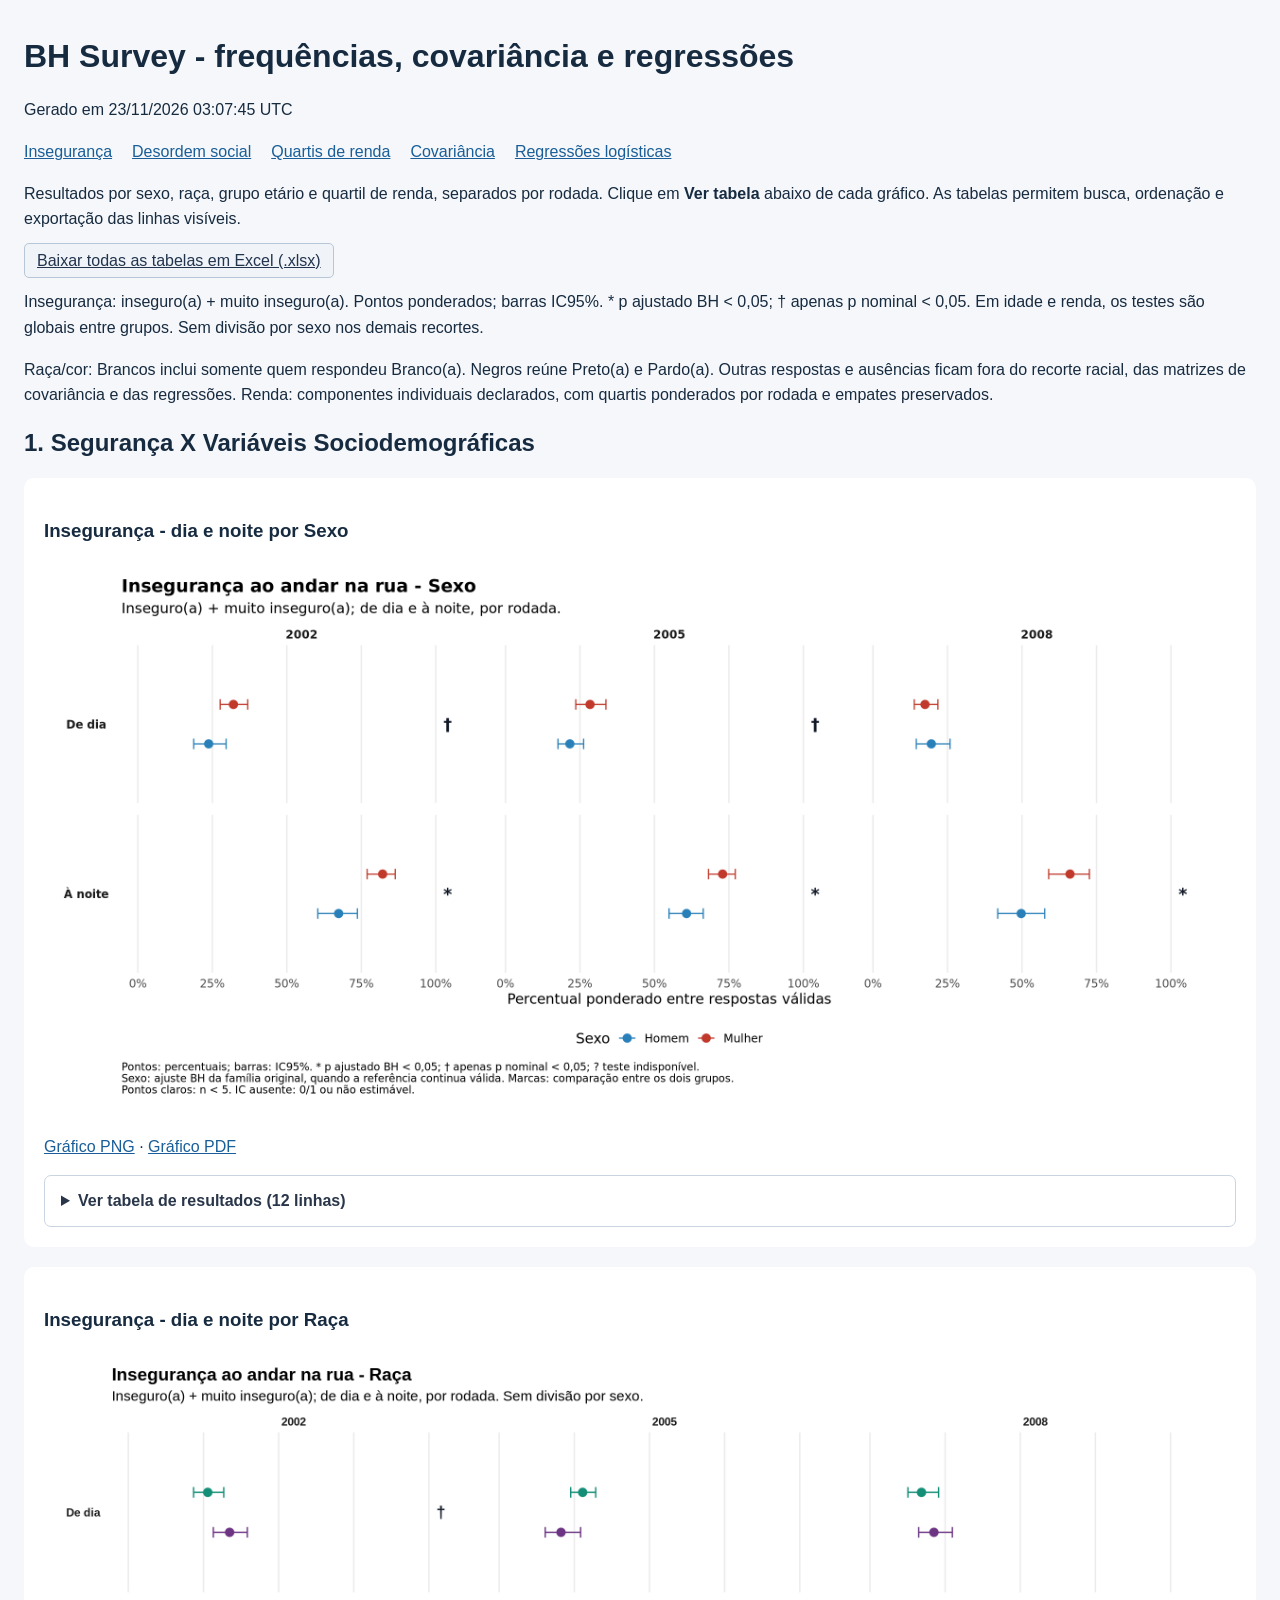
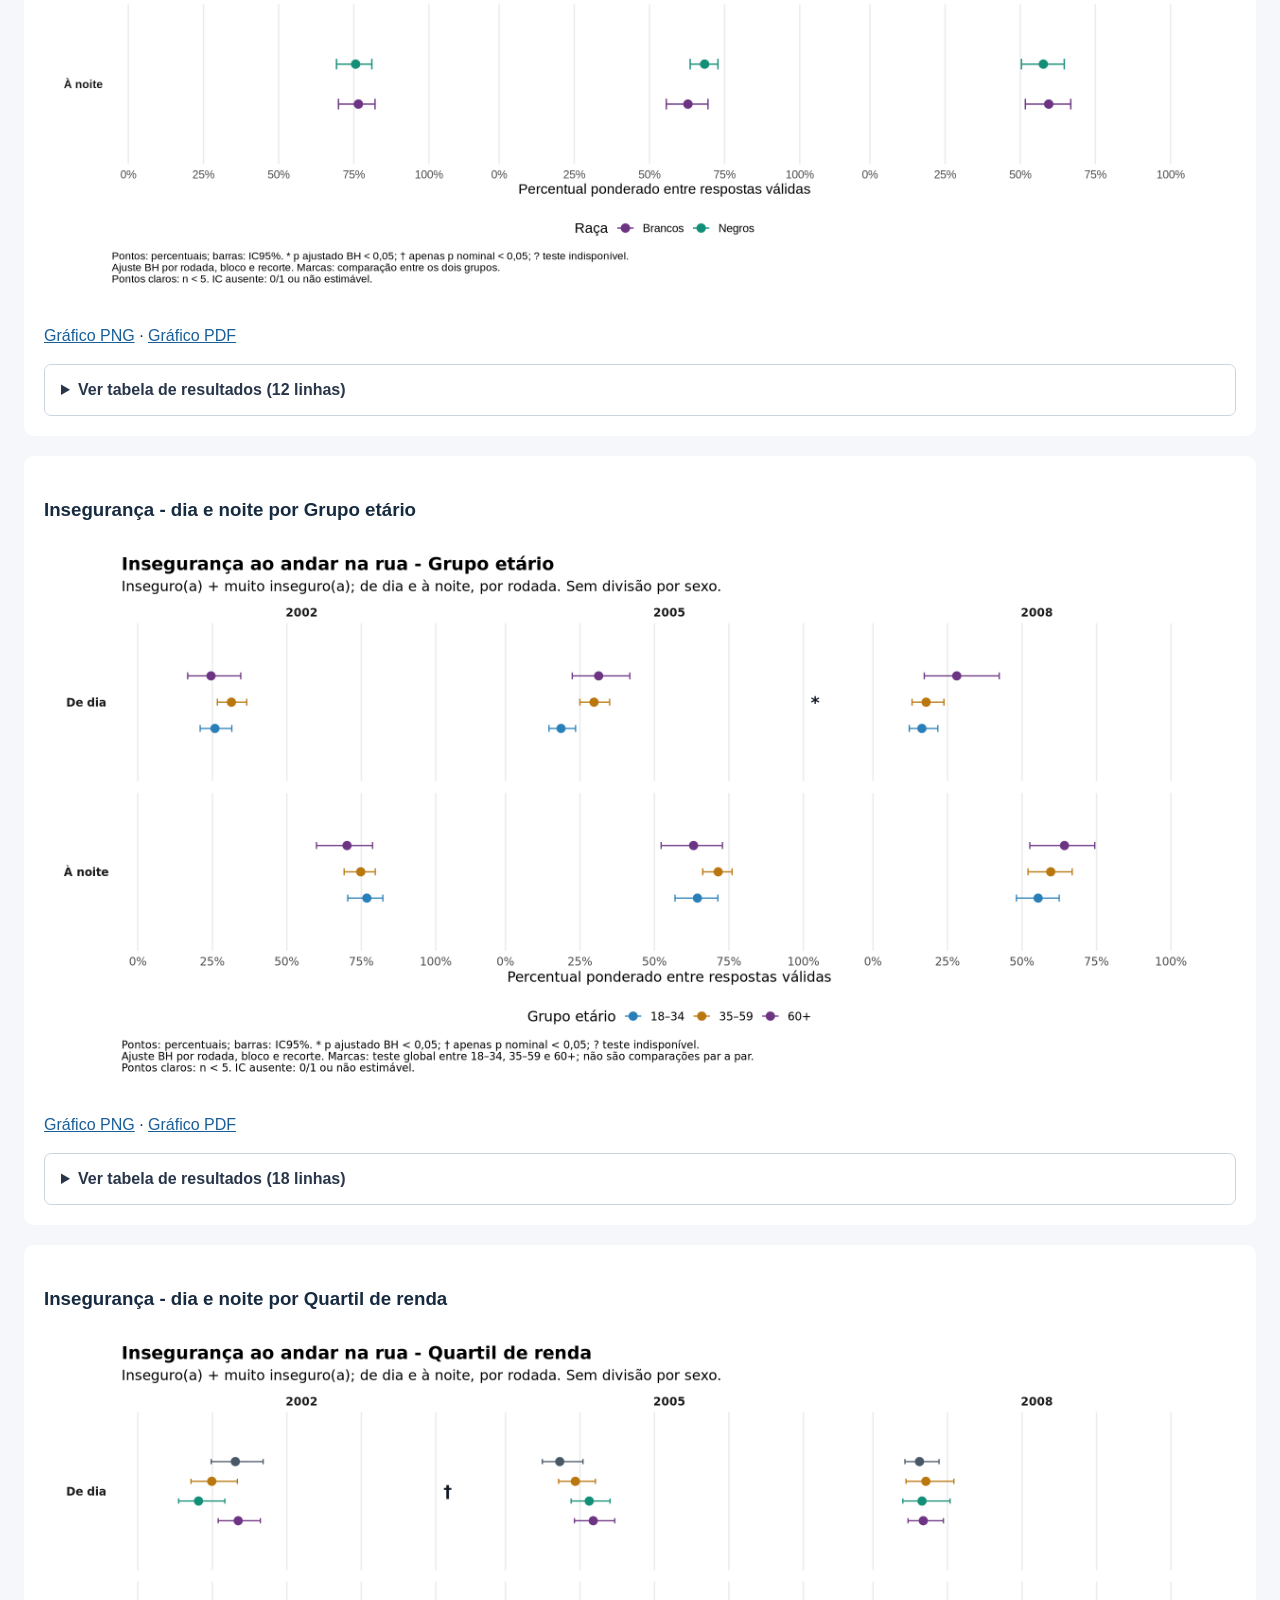
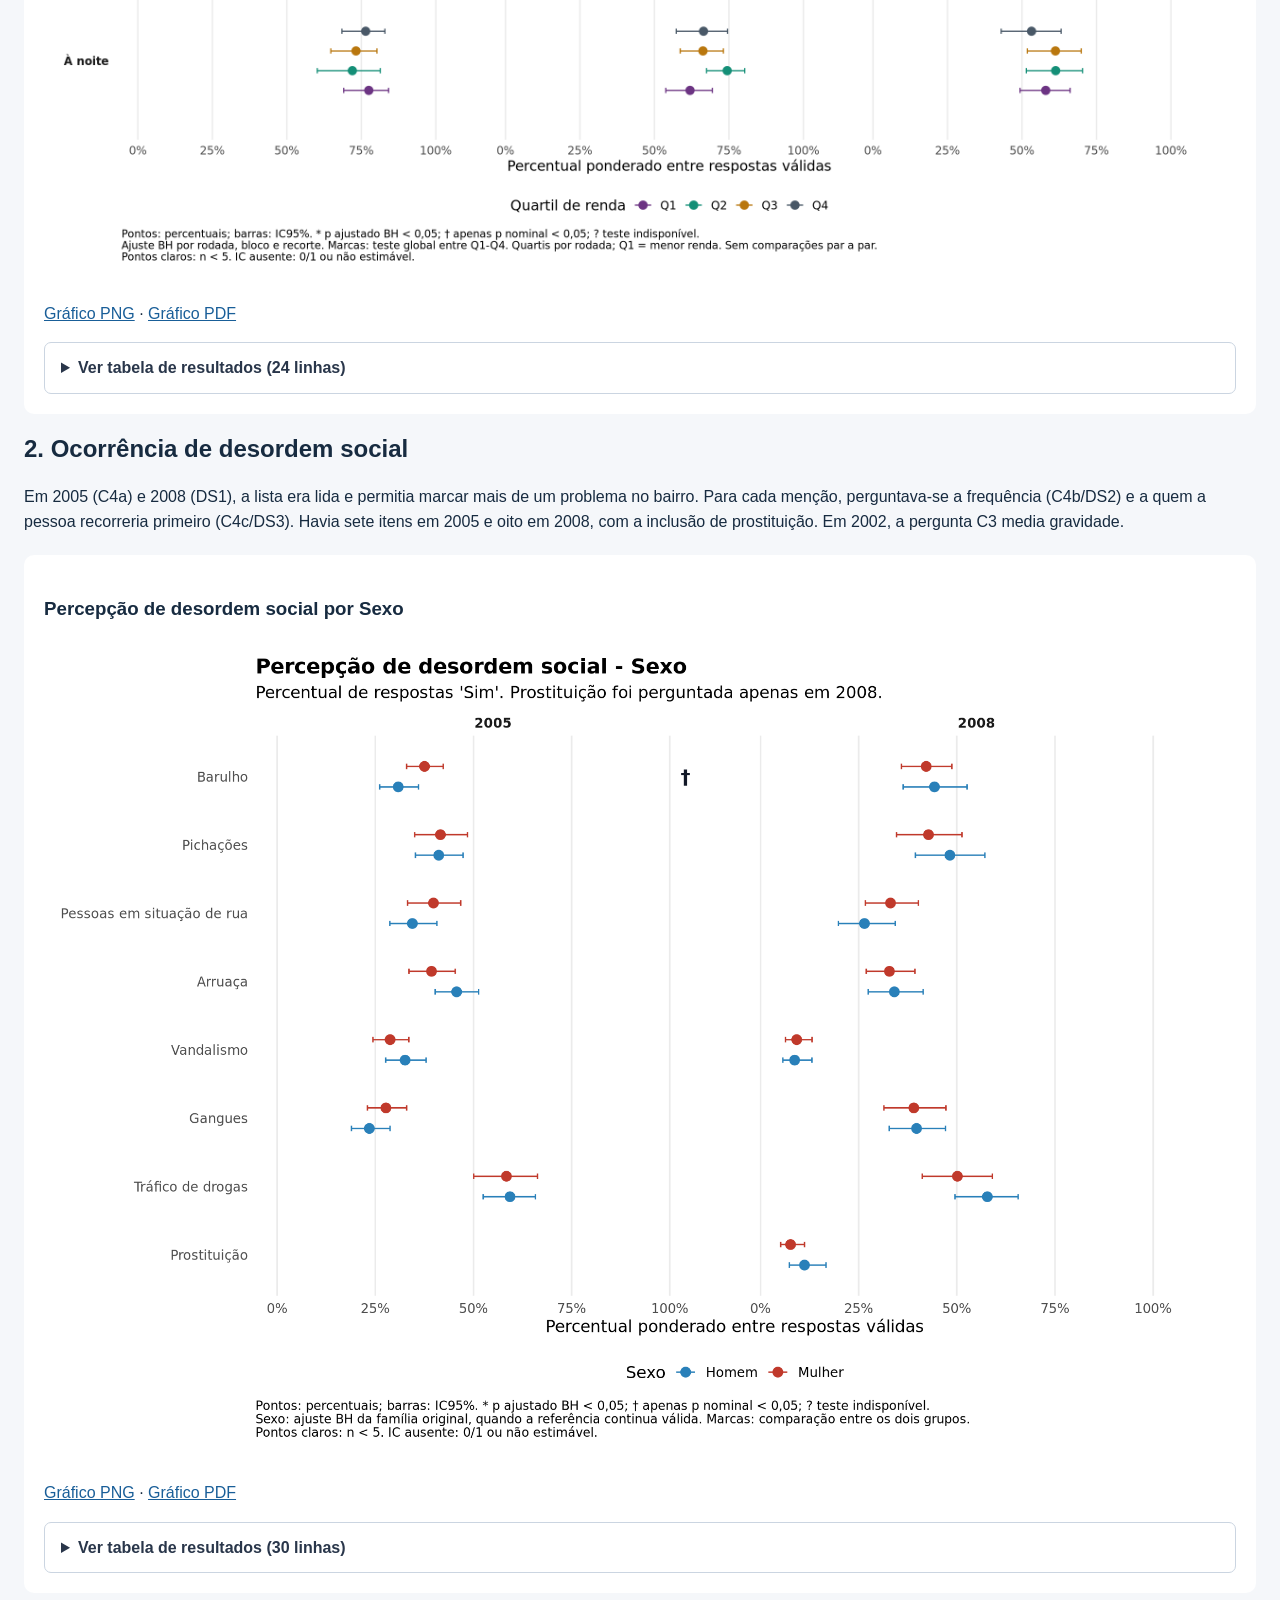
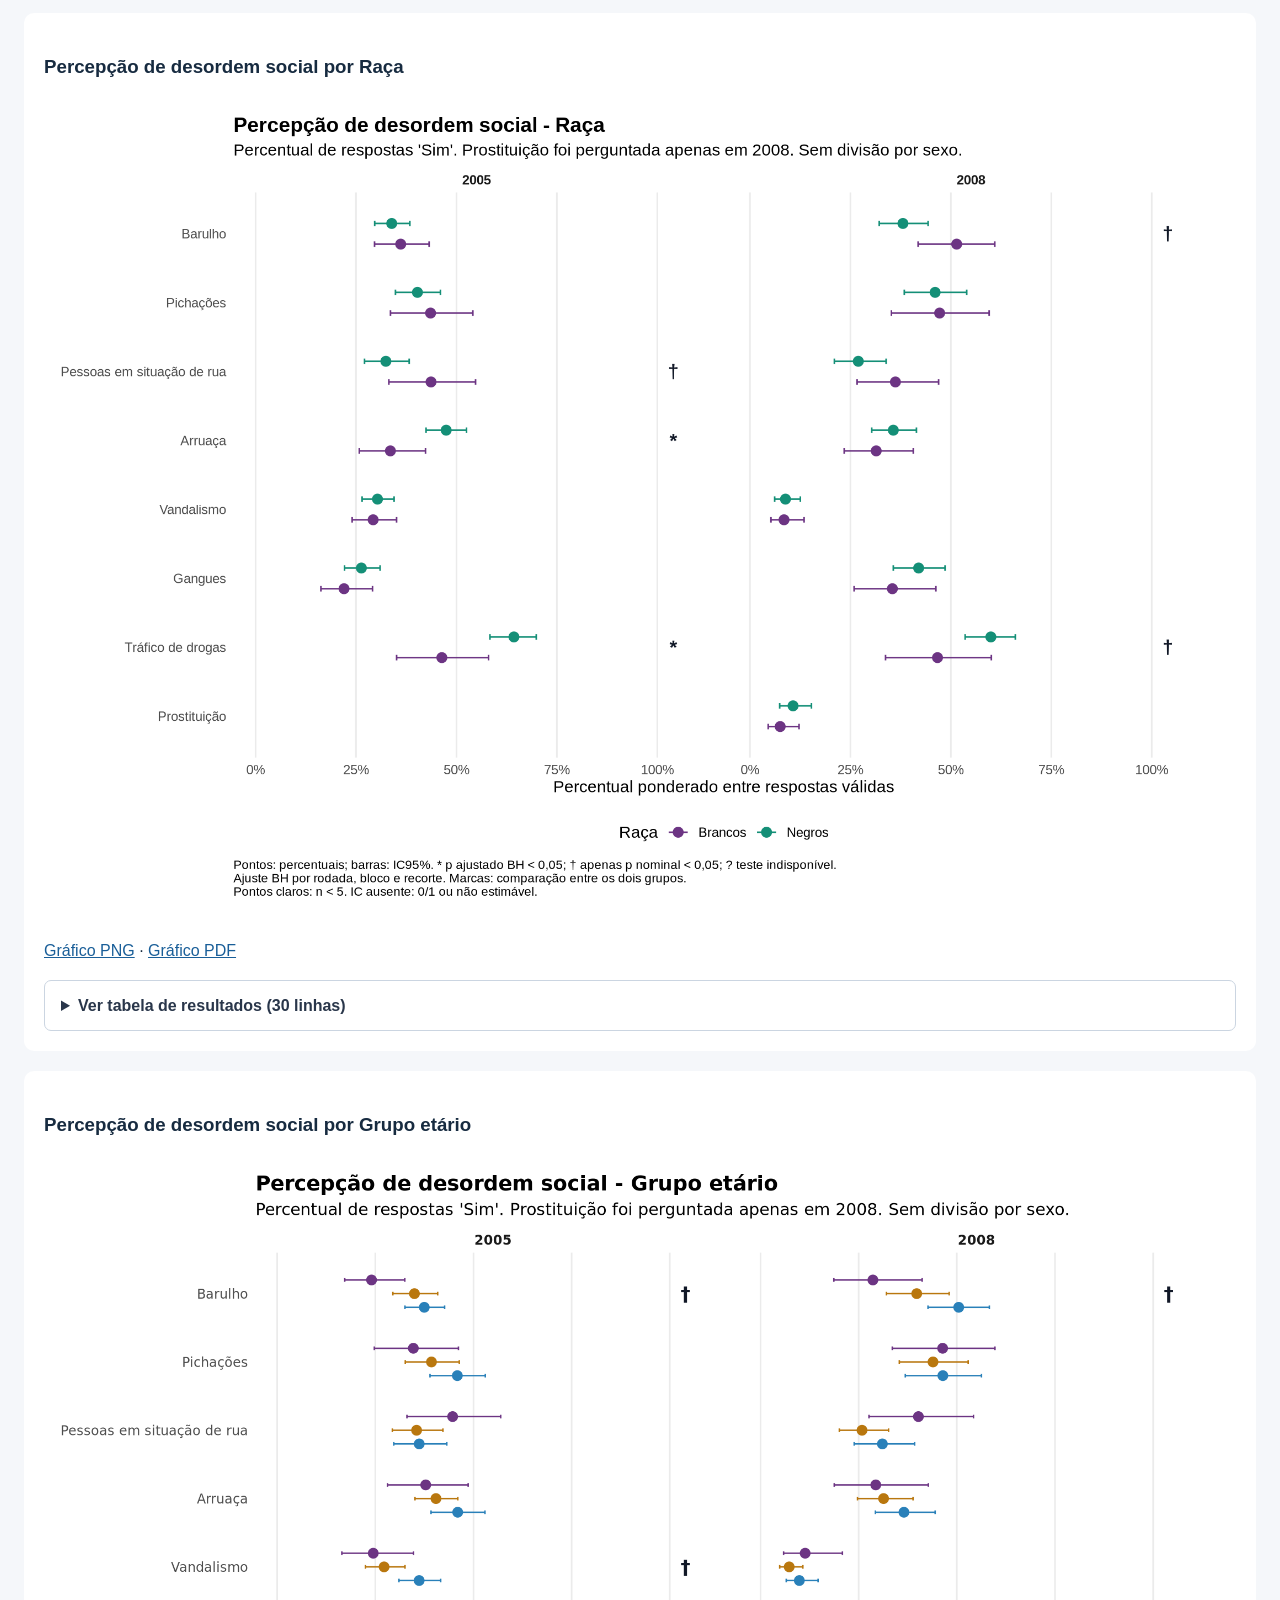
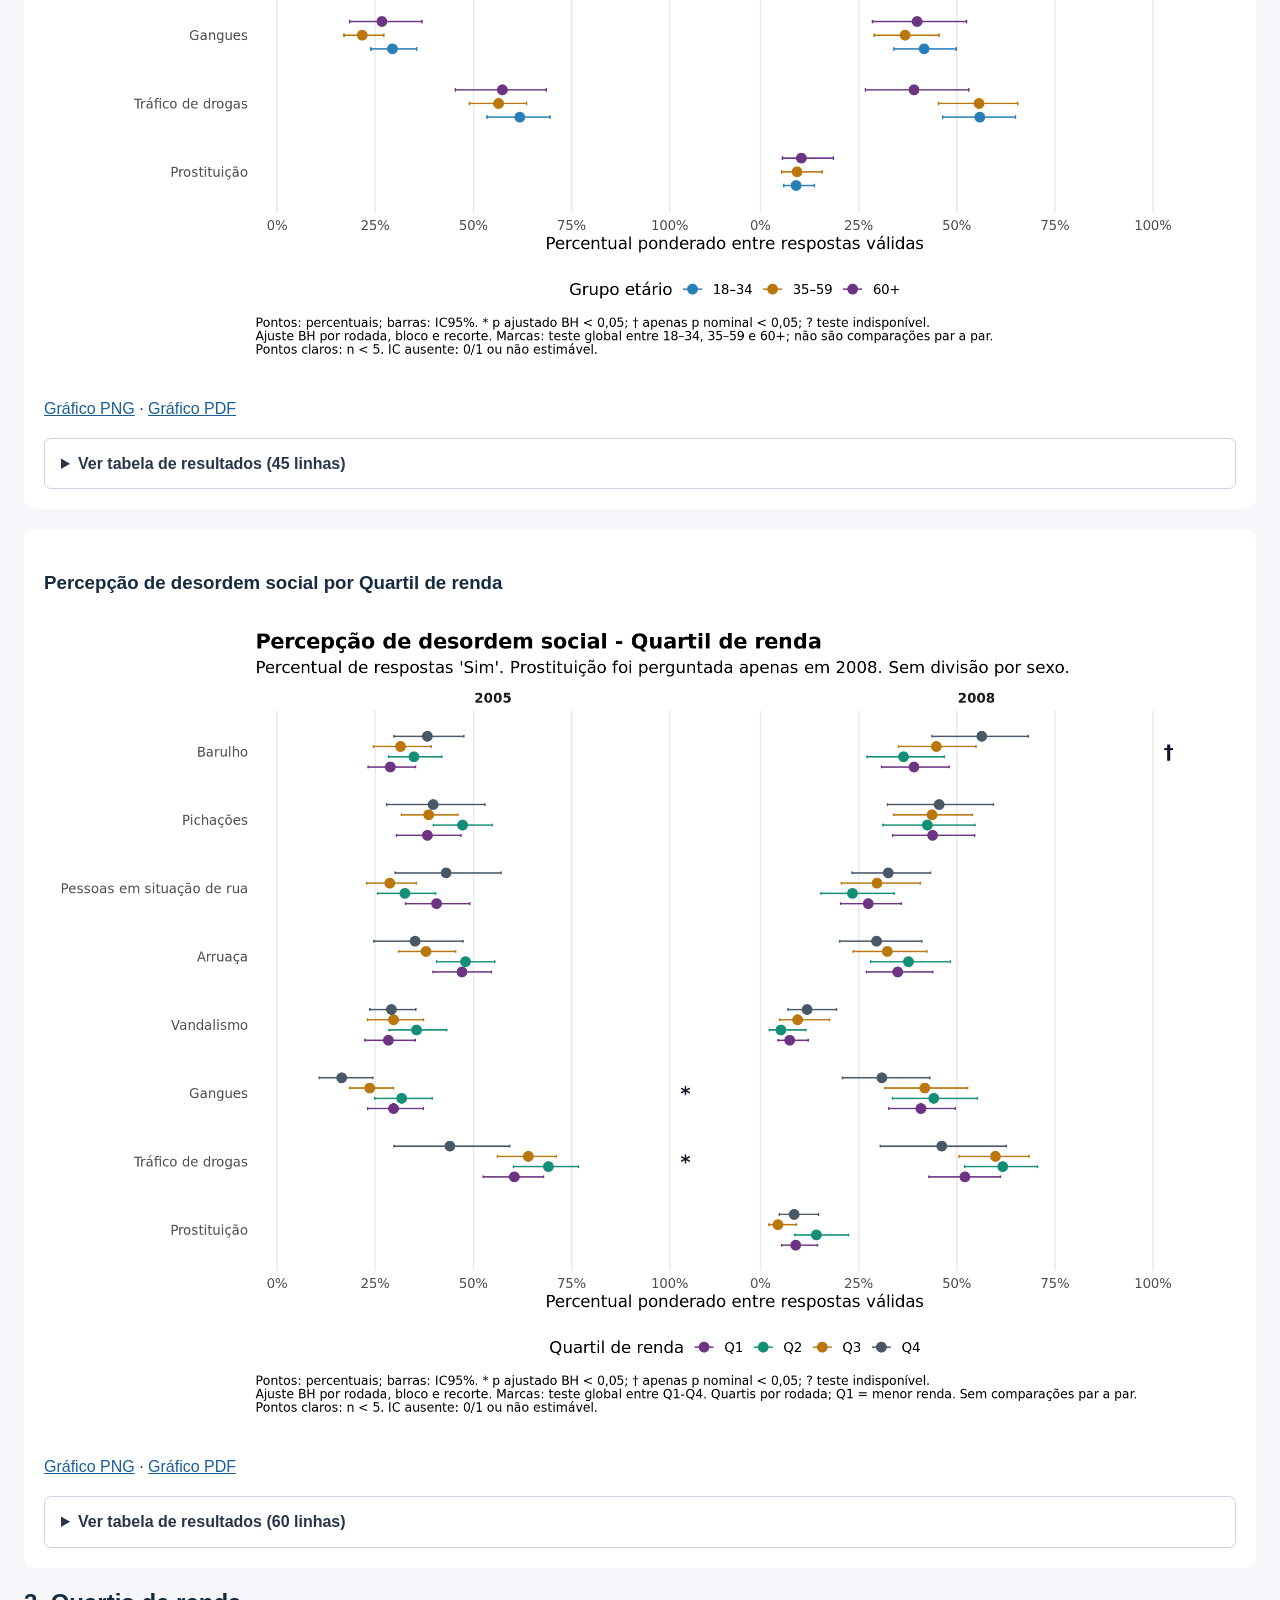
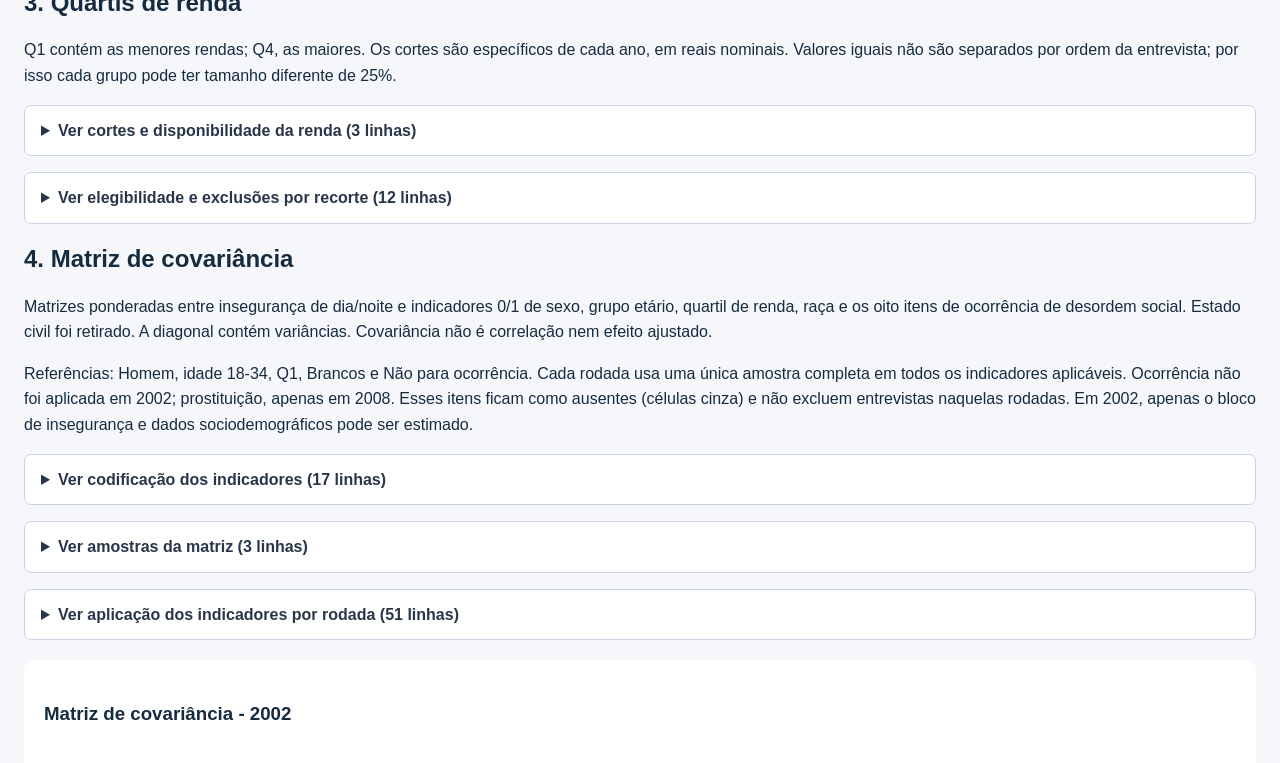
<file: docs/index.html>
<!doctype html><html lang='pt-BR'><head>
<meta charset='utf-8'>
<meta http-equiv='refresh' content='0; url=frequencias/indice_graficos.html'>
<title>Segurança na RMBH</title></head><body>
<a href='frequencias/indice_graficos.html'>Abrir relatório</a>
</body></html>
</file>
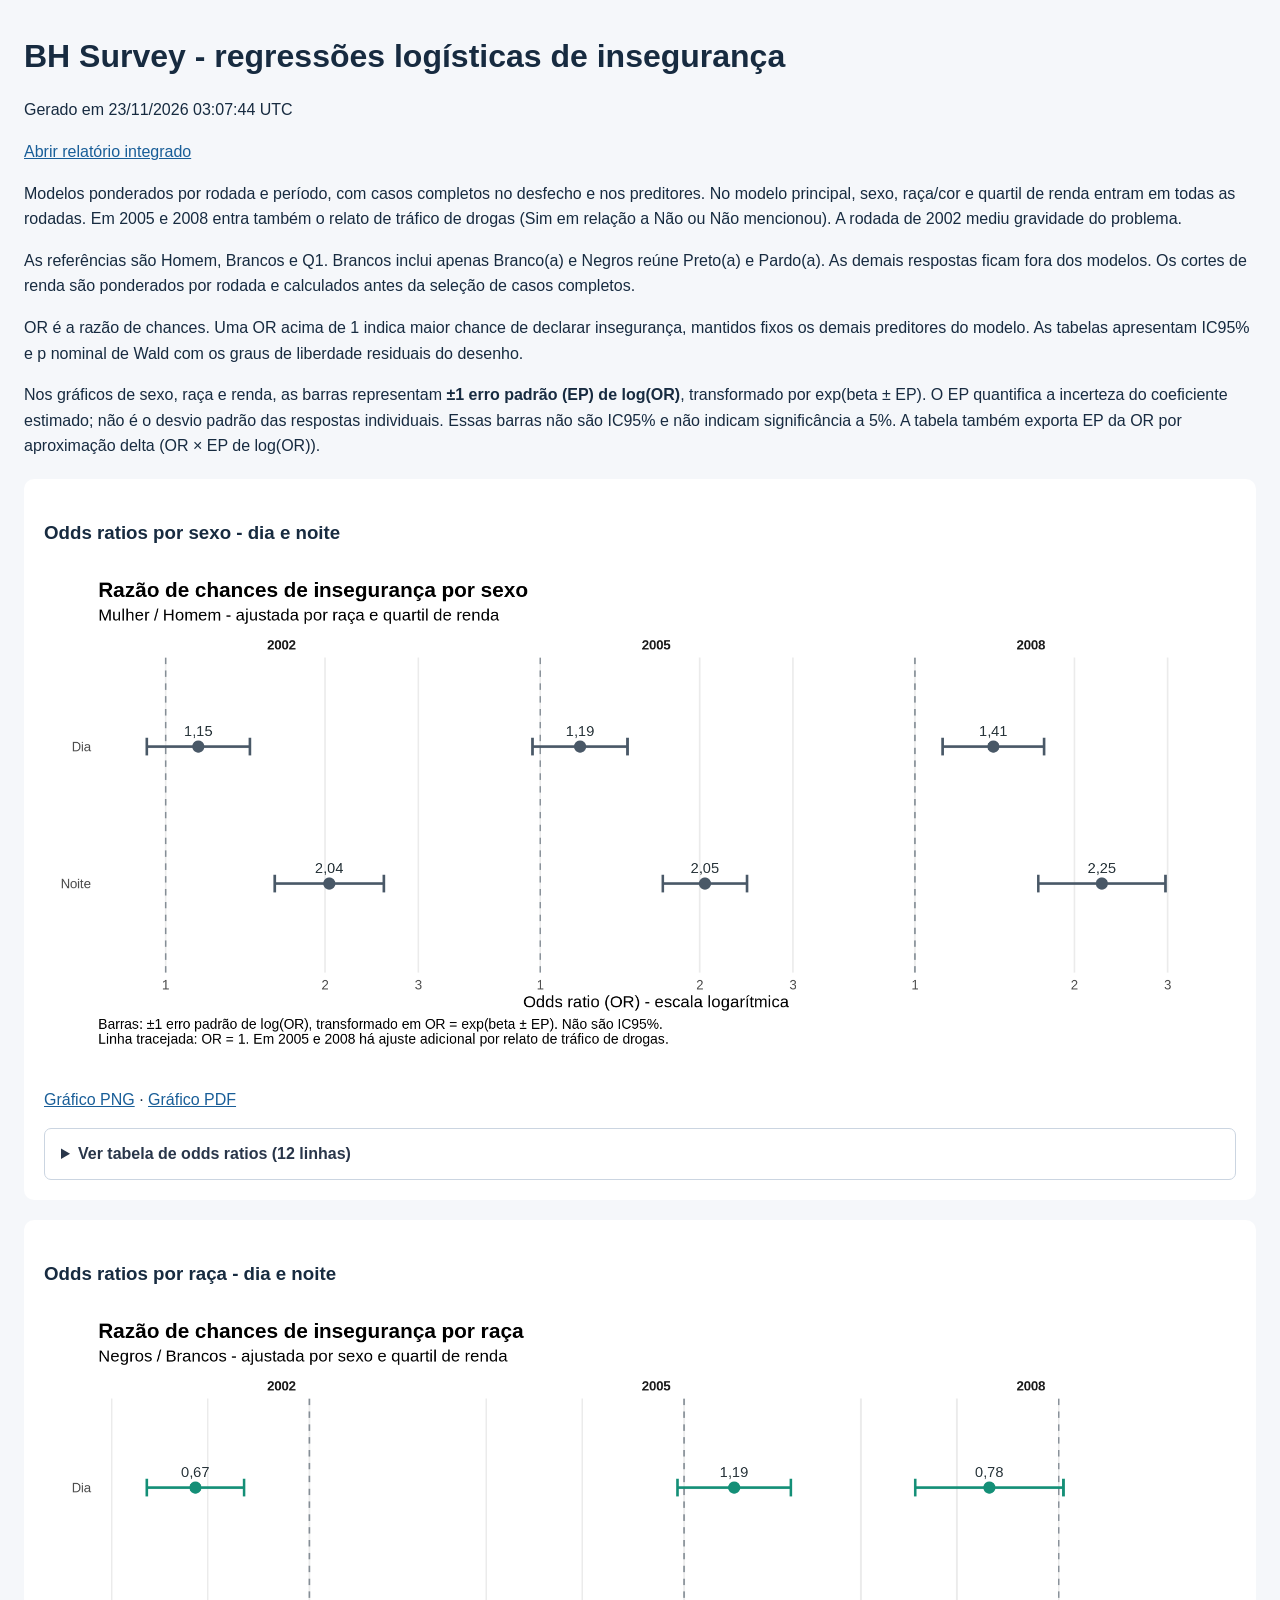
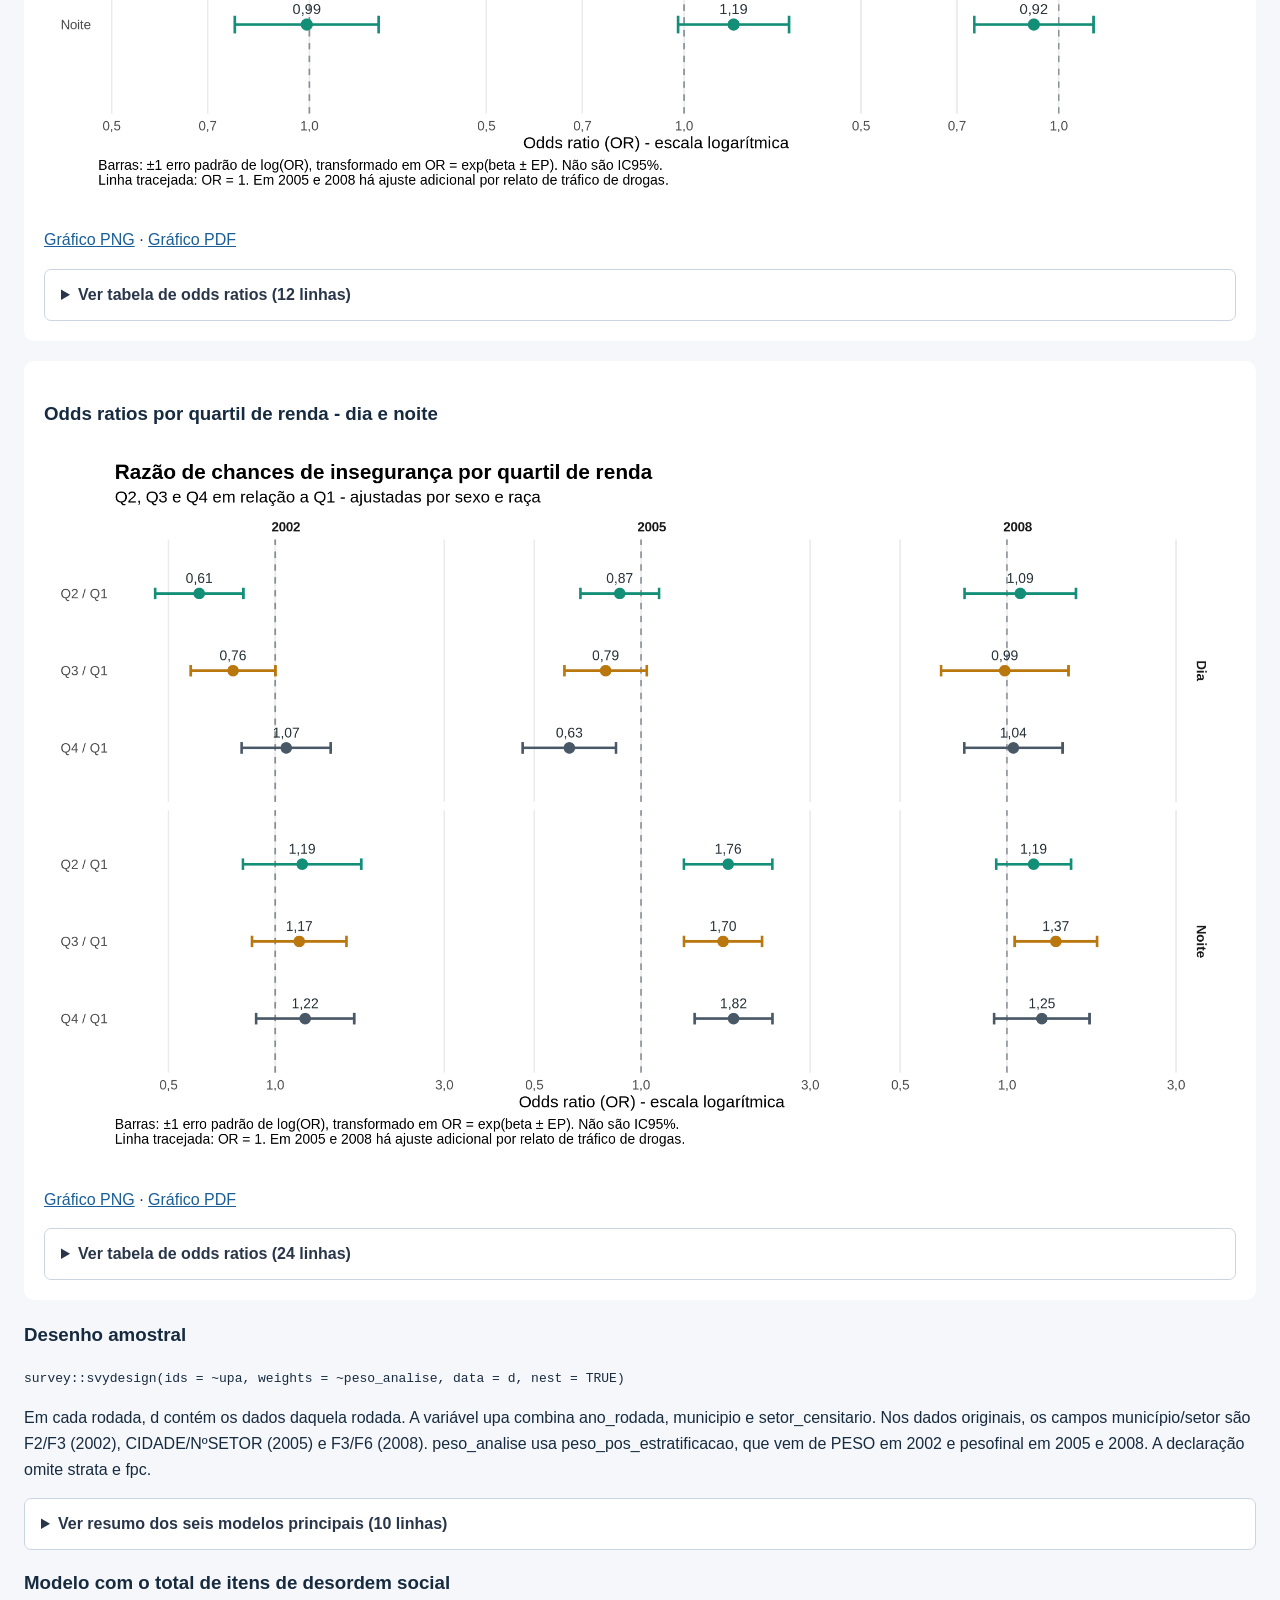
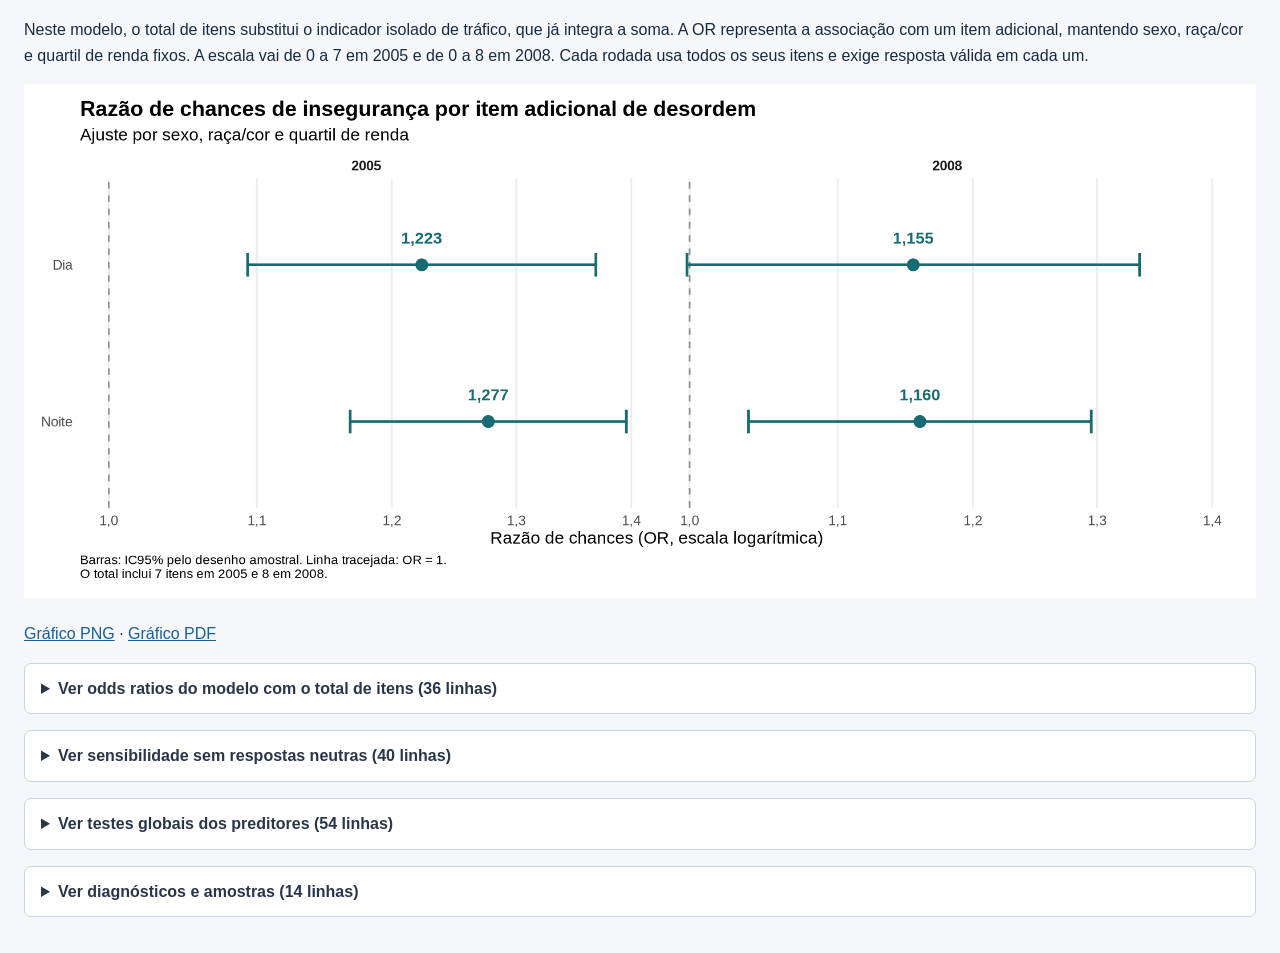
<file: docs/regressoes/tabela_modelos.html>
<!doctype html><html lang='pt-BR'><meta charset='utf-8'><meta name='viewport' content='width=device-width,initial-scale=1'><title>BH Survey - regressões logísticas de insegurança</title><style>body{font-family:Arial,sans-serif;margin:36px auto;padding:0 24px;max-width:1500px;color:#172b40;background:#f5f7fa;line-height:1.6}h1,h2{line-height:1.25}article{background:white;padding:20px;margin:20px 0;border-radius:10px;}img{width:100%;height:auto}a{color:#195e98}table{border-collapse:collapse;background:white;white-space:nowrap}th,td{padding:8px 12px;text-align:left;border-bottom:1px solid #dde3ea}th{background:#e8eef5}.rolagem{overflow:auto}.sig{font-weight:bold;color:#9a3412}nav a{margin-right:20px}</style><body><h1>BH Survey - regressões logísticas de insegurança</h1><p>Gerado em 23/11/2026 03:07:44 UTC</p><p><a href='../frequencias/indice_graficos.html'>Abrir relatório integrado</a></p>
<p>Modelos ponderados por rodada e período, com casos completos no desfecho e nos preditores. No modelo principal, sexo, raça/cor e quartil de renda entram em todas as rodadas. Em 2005 e 2008 entra também o relato de tráfico de drogas (Sim em relação a Não ou Não mencionou). A rodada de 2002 mediu gravidade do problema.</p>
<p>As referências são Homem, Brancos e Q1. Brancos inclui apenas Branco(a) e Negros reúne Preto(a) e Pardo(a). As demais respostas ficam fora dos modelos. Os cortes de renda são ponderados por rodada e calculados antes da seleção de casos completos.</p>
<p>OR é a razão de chances. Uma OR acima de 1 indica maior chance de declarar insegurança, mantidos fixos os demais preditores do modelo. As tabelas apresentam IC95% e p nominal de Wald com os graus de liberdade residuais do desenho.</p>
<p>Nos gráficos de sexo, raça e renda, as barras representam <strong>±1 erro padrão (EP) de log(OR)</strong>, transformado por exp(beta ± EP). O EP quantifica a incerteza do coeficiente estimado; não é o desvio padrão das respostas individuais. Essas barras não são IC95% e não indicam significância a 5%. A tabela também exporta EP da OR por aproximação delta (OR × EP de log(OR)).</p>
<article><h3>Odds ratios por sexo - dia e noite</h3><img loading='lazy' src='graficos/odds_sexo.png' alt='Odds ratios de insegurança por sexo'><p><a href='graficos/odds_sexo.png'>Gráfico PNG</a> · <a href='graficos/odds_sexo.pdf'>Gráfico PDF</a></p><details class='dados' id='odds_sexo'><summary>Ver tabela de odds ratios (12 linhas)</summary><p>Referências têm OR = 1 por definição, sem EP estimado. Barras dos gráficos: exp(beta ± 1 EP). IC95% estão em colunas separadas.</p><div class='acoes'><label>Buscar <input type='search' class='busca' placeholder='Filtrar esta tabela'></label><button type='button' data-action='csv'>CSV</button><button type='button' data-action='tsv'>TSV</button><button type='button' data-action='json'>JSON</button><button type='button' data-action='copy'>Copiar</button><button type='button' data-action='print'>Imprimir / PDF</button><span class='contagem' aria-live='polite'></span></div><div class='rolagem'><table data-export='odds_sexo'><thead><tr><th scope='col' tabindex='0' data-col='0' aria-sort='none'>Ano</th><th scope='col' tabindex='0' data-col='1' aria-sort='none'>Periodo</th><th scope='col' tabindex='0' data-col='2' aria-sort='none'>Variavel</th><th scope='col' tabindex='0' data-col='3' aria-sort='none'>Categoria</th><th scope='col' tabindex='0' data-col='4' aria-sort='none'>Referencia</th><th scope='col' tabindex='0' data-col='5' aria-sort='none'>OR</th><th scope='col' tabindex='0' data-col='6' aria-sort='none'>EP_log_OR</th><th scope='col' tabindex='0' data-col='7' aria-sort='none'>Limite_menos_1EP</th><th scope='col' tabindex='0' data-col='8' aria-sort='none'>Limite_mais_1EP</th><th scope='col' tabindex='0' data-col='9' aria-sort='none'>EP_OR_delta</th><th scope='col' tabindex='0' data-col='10' aria-sort='none'>IC95_inferior</th><th scope='col' tabindex='0' data-col='11' aria-sort='none'>IC95_superior</th><th scope='col' tabindex='0' data-col='12' aria-sort='none'>p_valor</th><th scope='col' tabindex='0' data-col='13' aria-sort='none'>n_modelo</th></tr></thead><tbody><tr><td data-type='number' data-value="2002">2002</td><td data-type='string' data-value="Dia">Dia</td><td data-type='string' data-value="Sexo">Sexo</td><td data-type='string' data-value="Mulher">Mulher</td><td data-type='string' data-value="FALSE">FALSE</td><td data-type='number' data-value="1.15279846779363">1,1528</td><td data-type='number' data-value="0.224134829465837">0,2241</td><td data-type='number' data-value="0.92132503204858">0,9213</td><td data-type='number' data-value="1.44242722287966">1,4424</td><td data-type='number' data-value="0.258382287987404">0,2584</td><td data-type='number' data-value="0.739953146731446">0,7400</td><td data-type='number' data-value="1.79598439876582">1,7960</td><td data-type='number' data-value="0.526913984147968">0,5269</td><td data-type='number' data-value="719">719</td></tr>
<tr><td data-type='number' data-value="2002">2002</td><td data-type='string' data-value="Dia">Dia</td><td data-type='string' data-value="Sexo">Sexo</td><td data-type='string' data-value="Homem">Homem</td><td data-type='string' data-value="TRUE">TRUE</td><td data-type='number' data-value="1">1,0000</td><td data-type='number' data-value="">-</td><td data-type='number' data-value="">-</td><td data-type='number' data-value="">-</td><td data-type='number' data-value="">-</td><td data-type='number' data-value="">-</td><td data-type='number' data-value="">-</td><td data-type='number' data-value="">-</td><td data-type='number' data-value="719">719</td></tr>
<tr><td data-type='number' data-value="2002">2002</td><td data-type='string' data-value="Noite">Noite</td><td data-type='string' data-value="Sexo">Sexo</td><td data-type='string' data-value="Mulher">Mulher</td><td data-type='string' data-value="FALSE">FALSE</td><td data-type='number' data-value="2.03720172108249">2,0372</td><td data-type='number' data-value="0.237416122496049">0,2374</td><td data-type='number' data-value="1.60666570100399">1,6067</td><td data-type='number' data-value="2.58310789219439">2,5831</td><td data-type='number' data-value="0.483664533361681">0,4837</td><td data-type='number' data-value="1.27368138741207">1,2737</td><td data-type='number' data-value="3.25842152786264">3,2584</td><td data-type='number' data-value="0.00326070752962632">0,0033</td><td data-type='number' data-value="715">715</td></tr>
<tr><td data-type='number' data-value="2002">2002</td><td data-type='string' data-value="Noite">Noite</td><td data-type='string' data-value="Sexo">Sexo</td><td data-type='string' data-value="Homem">Homem</td><td data-type='string' data-value="TRUE">TRUE</td><td data-type='number' data-value="1">1,0000</td><td data-type='number' data-value="">-</td><td data-type='number' data-value="">-</td><td data-type='number' data-value="">-</td><td data-type='number' data-value="">-</td><td data-type='number' data-value="">-</td><td data-type='number' data-value="">-</td><td data-type='number' data-value="">-</td><td data-type='number' data-value="715">715</td></tr>
<tr><td data-type='number' data-value="2005">2005</td><td data-type='string' data-value="Dia">Dia</td><td data-type='string' data-value="Sexo">Sexo</td><td data-type='string' data-value="Mulher">Mulher</td><td data-type='string' data-value="FALSE">FALSE</td><td data-type='number' data-value="1.1889317836239">1,1889</td><td data-type='number' data-value="0.2065459408532">0,2065</td><td data-type='number' data-value="0.967063907119012">0,9671</td><td data-type='number' data-value="1.46170152324498">1,4617</td><td data-type='number' data-value="0.245569033858871">0,2456</td><td data-type='number' data-value="0.789631370123294">0,7896</td><td data-type='number' data-value="1.79015023920641">1,7902</td><td data-type='number' data-value="0.403897417462846">0,4039</td><td data-type='number' data-value="846">846</td></tr>
<tr><td data-type='number' data-value="2005">2005</td><td data-type='string' data-value="Dia">Dia</td><td data-type='string' data-value="Sexo">Sexo</td><td data-type='string' data-value="Homem">Homem</td><td data-type='string' data-value="TRUE">TRUE</td><td data-type='number' data-value="1">1,0000</td><td data-type='number' data-value="">-</td><td data-type='number' data-value="">-</td><td data-type='number' data-value="">-</td><td data-type='number' data-value="">-</td><td data-type='number' data-value="">-</td><td data-type='number' data-value="">-</td><td data-type='number' data-value="">-</td><td data-type='number' data-value="846">846</td></tr>
<tr><td data-type='number' data-value="2005">2005</td><td data-type='string' data-value="Noite">Noite</td><td data-type='string' data-value="Sexo">Sexo</td><td data-type='string' data-value="Mulher">Mulher</td><td data-type='string' data-value="FALSE">FALSE</td><td data-type='number' data-value="2.04614500142261">2,0461</td><td data-type='number' data-value="0.183062990860378">0,1831</td><td data-type='number' data-value="1.70385706840228">1,7039</td><td data-type='number' data-value="2.45719517469423">2,4572</td><td data-type='number' data-value="0.374573423694435">0,3746</td><td data-type='number' data-value="1.42367518317268">1,4237</td><td data-type='number' data-value="2.94077568839586">2,9408</td><td data-type='number' data-value="0.000157991076121365">&lt;0,001</td><td data-type='number' data-value="844">844</td></tr>
<tr><td data-type='number' data-value="2005">2005</td><td data-type='string' data-value="Noite">Noite</td><td data-type='string' data-value="Sexo">Sexo</td><td data-type='string' data-value="Homem">Homem</td><td data-type='string' data-value="TRUE">TRUE</td><td data-type='number' data-value="1">1,0000</td><td data-type='number' data-value="">-</td><td data-type='number' data-value="">-</td><td data-type='number' data-value="">-</td><td data-type='number' data-value="">-</td><td data-type='number' data-value="">-</td><td data-type='number' data-value="">-</td><td data-type='number' data-value="">-</td><td data-type='number' data-value="844">844</td></tr>
<tr><td data-type='number' data-value="2008">2008</td><td data-type='string' data-value="Dia">Dia</td><td data-type='string' data-value="Sexo">Sexo</td><td data-type='string' data-value="Mulher">Mulher</td><td data-type='string' data-value="FALSE">FALSE</td><td data-type='number' data-value="1.40633816925324">1,4063</td><td data-type='number' data-value="0.2203110139063">0,2203</td><td data-type='number' data-value="1.12826185741641">1,1283</td><td data-type='number' data-value="1.75295037521471">1,7530</td><td data-type='number' data-value="0.30983178796331">0,3098</td><td data-type='number' data-value="0.908558751153936">0,9086</td><td data-type='number' data-value="2.17684001588957">2,1768</td><td data-type='number' data-value="0.124717049729078">0,1247</td><td data-type='number' data-value="583">583</td></tr>
<tr><td data-type='number' data-value="2008">2008</td><td data-type='string' data-value="Dia">Dia</td><td data-type='string' data-value="Sexo">Sexo</td><td data-type='string' data-value="Homem">Homem</td><td data-type='string' data-value="TRUE">TRUE</td><td data-type='number' data-value="1">1,0000</td><td data-type='number' data-value="">-</td><td data-type='number' data-value="">-</td><td data-type='number' data-value="">-</td><td data-type='number' data-value="">-</td><td data-type='number' data-value="">-</td><td data-type='number' data-value="">-</td><td data-type='number' data-value="">-</td><td data-type='number' data-value="583">583</td></tr>
<tr><td data-type='number' data-value="2008">2008</td><td data-type='string' data-value="Noite">Noite</td><td data-type='string' data-value="Sexo">Sexo</td><td data-type='string' data-value="Mulher">Mulher</td><td data-type='string' data-value="FALSE">FALSE</td><td data-type='number' data-value="2.25392955398918">2,2539</td><td data-type='number' data-value="0.276836750059512">0,2768</td><td data-type='number' data-value="1.70888038642311">1,7089</td><td data-type='number' data-value="2.9728227175568">2,9728</td><td data-type='number' data-value="0.62397053258945">0,6240</td><td data-type='number' data-value="1.30173435854535">1,3017</td><td data-type='number' data-value="3.90263835397478">3,9026</td><td data-type='number' data-value="0.00409839312999983">0,0041</td><td data-type='number' data-value="578">578</td></tr>
<tr><td data-type='number' data-value="2008">2008</td><td data-type='string' data-value="Noite">Noite</td><td data-type='string' data-value="Sexo">Sexo</td><td data-type='string' data-value="Homem">Homem</td><td data-type='string' data-value="TRUE">TRUE</td><td data-type='number' data-value="1">1,0000</td><td data-type='number' data-value="">-</td><td data-type='number' data-value="">-</td><td data-type='number' data-value="">-</td><td data-type='number' data-value="">-</td><td data-type='number' data-value="">-</td><td data-type='number' data-value="">-</td><td data-type='number' data-value="">-</td><td data-type='number' data-value="578">578</td></tr></tbody></table></div></details></article>
<article><h3>Odds ratios por raça - dia e noite</h3><img loading='lazy' src='graficos/odds_raca.png' alt='Odds ratios de insegurança por raça'><p><a href='graficos/odds_raca.png'>Gráfico PNG</a> · <a href='graficos/odds_raca.pdf'>Gráfico PDF</a></p><details class='dados' id='odds_raca'><summary>Ver tabela de odds ratios (12 linhas)</summary><p>Referências têm OR = 1 por definição, sem EP estimado. Barras dos gráficos: exp(beta ± 1 EP). IC95% estão em colunas separadas.</p><div class='acoes'><label>Buscar <input type='search' class='busca' placeholder='Filtrar esta tabela'></label><button type='button' data-action='csv'>CSV</button><button type='button' data-action='tsv'>TSV</button><button type='button' data-action='json'>JSON</button><button type='button' data-action='copy'>Copiar</button><button type='button' data-action='print'>Imprimir / PDF</button><span class='contagem' aria-live='polite'></span></div><div class='rolagem'><table data-export='odds_raca'><thead><tr><th scope='col' tabindex='0' data-col='0' aria-sort='none'>Ano</th><th scope='col' tabindex='0' data-col='1' aria-sort='none'>Periodo</th><th scope='col' tabindex='0' data-col='2' aria-sort='none'>Variavel</th><th scope='col' tabindex='0' data-col='3' aria-sort='none'>Categoria</th><th scope='col' tabindex='0' data-col='4' aria-sort='none'>Referencia</th><th scope='col' tabindex='0' data-col='5' aria-sort='none'>OR</th><th scope='col' tabindex='0' data-col='6' aria-sort='none'>EP_log_OR</th><th scope='col' tabindex='0' data-col='7' aria-sort='none'>Limite_menos_1EP</th><th scope='col' tabindex='0' data-col='8' aria-sort='none'>Limite_mais_1EP</th><th scope='col' tabindex='0' data-col='9' aria-sort='none'>EP_OR_delta</th><th scope='col' tabindex='0' data-col='10' aria-sort='none'>IC95_inferior</th><th scope='col' tabindex='0' data-col='11' aria-sort='none'>IC95_superior</th><th scope='col' tabindex='0' data-col='12' aria-sort='none'>p_valor</th><th scope='col' tabindex='0' data-col='13' aria-sort='none'>n_modelo</th></tr></thead><tbody><tr><td data-type='number' data-value="2002">2002</td><td data-type='string' data-value="Dia">Dia</td><td data-type='string' data-value="Raça">Raça</td><td data-type='string' data-value="Negros">Negros</td><td data-type='string' data-value="FALSE">FALSE</td><td data-type='number' data-value="0.670630812493808">0,6706</td><td data-type='number' data-value="0.170506016125609">0,1705</td><td data-type='number' data-value="0.56550139618976">0,5655</td><td data-type='number' data-value="0.795304290486998">0,7953</td><td data-type='number' data-value="0.114346588129399">0,1143</td><td data-type='number' data-value="0.478636304198001">0,4786</td><td data-type='number' data-value="0.939639727955225">0,9396</td><td data-type='number' data-value="0.0206111505288468">0,0206</td><td data-type='number' data-value="719">719</td></tr>
<tr><td data-type='number' data-value="2002">2002</td><td data-type='string' data-value="Dia">Dia</td><td data-type='string' data-value="Raça">Raça</td><td data-type='string' data-value="Brancos">Brancos</td><td data-type='string' data-value="TRUE">TRUE</td><td data-type='number' data-value="1">1,0000</td><td data-type='number' data-value="">-</td><td data-type='number' data-value="">-</td><td data-type='number' data-value="">-</td><td data-type='number' data-value="">-</td><td data-type='number' data-value="">-</td><td data-type='number' data-value="">-</td><td data-type='number' data-value="">-</td><td data-type='number' data-value="719">719</td></tr>
<tr><td data-type='number' data-value="2002">2002</td><td data-type='string' data-value="Noite">Noite</td><td data-type='string' data-value="Raça">Raça</td><td data-type='string' data-value="Negros">Negros</td><td data-type='string' data-value="FALSE">FALSE</td><td data-type='number' data-value="0.990938631136115">0,9909</td><td data-type='number' data-value="0.252210212962127">0,2522</td><td data-type='number' data-value="0.770039947406461">0,7700</td><td data-type='number' data-value="1.2752057526174">1,2752</td><td data-type='number' data-value="0.249924843191238">0,2499</td><td data-type='number' data-value="0.601676931695822">0,6017</td><td data-type='number' data-value="1.63203759185228">1,6320</td><td data-type='number' data-value="0.971264250555827">0,9713</td><td data-type='number' data-value="715">715</td></tr>
<tr><td data-type='number' data-value="2002">2002</td><td data-type='string' data-value="Noite">Noite</td><td data-type='string' data-value="Raça">Raça</td><td data-type='string' data-value="Brancos">Brancos</td><td data-type='string' data-value="TRUE">TRUE</td><td data-type='number' data-value="1">1,0000</td><td data-type='number' data-value="">-</td><td data-type='number' data-value="">-</td><td data-type='number' data-value="">-</td><td data-type='number' data-value="">-</td><td data-type='number' data-value="">-</td><td data-type='number' data-value="">-</td><td data-type='number' data-value="">-</td><td data-type='number' data-value="715">715</td></tr>
<tr><td data-type='number' data-value="2005">2005</td><td data-type='string' data-value="Dia">Dia</td><td data-type='string' data-value="Raça">Raça</td><td data-type='string' data-value="Negros">Negros</td><td data-type='string' data-value="FALSE">FALSE</td><td data-type='number' data-value="1.19206273800617">1,1921</td><td data-type='number' data-value="0.198779283026489">0,1988</td><td data-type='number' data-value="0.977170544104051">0,9772</td><td data-type='number' data-value="1.45421245034117">1,4542</td><td data-type='number' data-value="0.23695737638346">0,2370</td><td data-type='number' data-value="0.803988374924865">0,8040</td><td data-type='number' data-value="1.76745537082619">1,7675</td><td data-type='number' data-value="0.378686411581016">0,3787</td><td data-type='number' data-value="846">846</td></tr>
<tr><td data-type='number' data-value="2005">2005</td><td data-type='string' data-value="Dia">Dia</td><td data-type='string' data-value="Raça">Raça</td><td data-type='string' data-value="Brancos">Brancos</td><td data-type='string' data-value="TRUE">TRUE</td><td data-type='number' data-value="1">1,0000</td><td data-type='number' data-value="">-</td><td data-type='number' data-value="">-</td><td data-type='number' data-value="">-</td><td data-type='number' data-value="">-</td><td data-type='number' data-value="">-</td><td data-type='number' data-value="">-</td><td data-type='number' data-value="">-</td><td data-type='number' data-value="846">846</td></tr>
<tr><td data-type='number' data-value="2005">2005</td><td data-type='string' data-value="Noite">Noite</td><td data-type='string' data-value="Raça">Raça</td><td data-type='string' data-value="Negros">Negros</td><td data-type='string' data-value="FALSE">FALSE</td><td data-type='number' data-value="1.18965433020299">1,1897</td><td data-type='number' data-value="0.194445820489585">0,1944</td><td data-type='number' data-value="0.979431444464585">0,9794</td><td data-type='number' data-value="1.44499896686939">1,4450</td><td data-type='number' data-value="0.231323312335307">0,2313</td><td data-type='number' data-value="0.809282940416791">0,8093</td><td data-type='number' data-value="1.74880422493749">1,7488</td><td data-type='number' data-value="0.373709765709486">0,3737</td><td data-type='number' data-value="844">844</td></tr>
<tr><td data-type='number' data-value="2005">2005</td><td data-type='string' data-value="Noite">Noite</td><td data-type='string' data-value="Raça">Raça</td><td data-type='string' data-value="Brancos">Brancos</td><td data-type='string' data-value="TRUE">TRUE</td><td data-type='number' data-value="1">1,0000</td><td data-type='number' data-value="">-</td><td data-type='number' data-value="">-</td><td data-type='number' data-value="">-</td><td data-type='number' data-value="">-</td><td data-type='number' data-value="">-</td><td data-type='number' data-value="">-</td><td data-type='number' data-value="">-</td><td data-type='number' data-value="844">844</td></tr>
<tr><td data-type='number' data-value="2008">2008</td><td data-type='string' data-value="Dia">Dia</td><td data-type='string' data-value="Raça">Raça</td><td data-type='string' data-value="Negros">Negros</td><td data-type='string' data-value="FALSE">FALSE</td><td data-type='number' data-value="0.784184502888058">0,7842</td><td data-type='number' data-value="0.260003774675004">0,2600</td><td data-type='number' data-value="0.604644422173924">0,6046</td><td data-type='number' data-value="1.01703631426687">1,0170</td><td data-type='number' data-value="0.203890930792537">0,2039</td><td data-type='number' data-value="0.468270952056351">0,4683</td><td data-type='number' data-value="1.31322545605133">1,3132</td><td data-type='number' data-value="0.351939598672729">0,3519</td><td data-type='number' data-value="583">583</td></tr>
<tr><td data-type='number' data-value="2008">2008</td><td data-type='string' data-value="Dia">Dia</td><td data-type='string' data-value="Raça">Raça</td><td data-type='string' data-value="Brancos">Brancos</td><td data-type='string' data-value="TRUE">TRUE</td><td data-type='number' data-value="1">1,0000</td><td data-type='number' data-value="">-</td><td data-type='number' data-value="">-</td><td data-type='number' data-value="">-</td><td data-type='number' data-value="">-</td><td data-type='number' data-value="">-</td><td data-type='number' data-value="">-</td><td data-type='number' data-value="">-</td><td data-type='number' data-value="583">583</td></tr>
<tr><td data-type='number' data-value="2008">2008</td><td data-type='string' data-value="Noite">Noite</td><td data-type='string' data-value="Raça">Raça</td><td data-type='string' data-value="Negros">Negros</td><td data-type='string' data-value="FALSE">FALSE</td><td data-type='number' data-value="0.916529667060342">0,9165</td><td data-type='number' data-value="0.20897386866807">0,2090</td><td data-type='number' data-value="0.743687238462774">0,7437</td><td data-type='number' data-value="1.12954288732734">1,1295</td><td data-type='number' data-value="0.191530750274657">0,1915</td><td data-type='number' data-value="0.60558286840008">0,6056</td><td data-type='number' data-value="1.38713737530431">1,3871</td><td data-type='number' data-value="0.677472518646069">0,6775</td><td data-type='number' data-value="578">578</td></tr>
<tr><td data-type='number' data-value="2008">2008</td><td data-type='string' data-value="Noite">Noite</td><td data-type='string' data-value="Raça">Raça</td><td data-type='string' data-value="Brancos">Brancos</td><td data-type='string' data-value="TRUE">TRUE</td><td data-type='number' data-value="1">1,0000</td><td data-type='number' data-value="">-</td><td data-type='number' data-value="">-</td><td data-type='number' data-value="">-</td><td data-type='number' data-value="">-</td><td data-type='number' data-value="">-</td><td data-type='number' data-value="">-</td><td data-type='number' data-value="">-</td><td data-type='number' data-value="578">578</td></tr></tbody></table></div></details></article>
<article><h3>Odds ratios por quartil de renda - dia e noite</h3><img loading='lazy' src='graficos/odds_renda.png' alt='Odds ratios de insegurança por quartil de renda'><p><a href='graficos/odds_renda.png'>Gráfico PNG</a> · <a href='graficos/odds_renda.pdf'>Gráfico PDF</a></p><details class='dados' id='odds_renda'><summary>Ver tabela de odds ratios (24 linhas)</summary><p>Referências têm OR = 1 por definição, sem EP estimado. Barras dos gráficos: exp(beta ± 1 EP). IC95% estão em colunas separadas.</p><div class='acoes'><label>Buscar <input type='search' class='busca' placeholder='Filtrar esta tabela'></label><button type='button' data-action='csv'>CSV</button><button type='button' data-action='tsv'>TSV</button><button type='button' data-action='json'>JSON</button><button type='button' data-action='copy'>Copiar</button><button type='button' data-action='print'>Imprimir / PDF</button><span class='contagem' aria-live='polite'></span></div><div class='rolagem'><table data-export='odds_renda'><thead><tr><th scope='col' tabindex='0' data-col='0' aria-sort='none'>Ano</th><th scope='col' tabindex='0' data-col='1' aria-sort='none'>Periodo</th><th scope='col' tabindex='0' data-col='2' aria-sort='none'>Variavel</th><th scope='col' tabindex='0' data-col='3' aria-sort='none'>Categoria</th><th scope='col' tabindex='0' data-col='4' aria-sort='none'>Referencia</th><th scope='col' tabindex='0' data-col='5' aria-sort='none'>OR</th><th scope='col' tabindex='0' data-col='6' aria-sort='none'>EP_log_OR</th><th scope='col' tabindex='0' data-col='7' aria-sort='none'>Limite_menos_1EP</th><th scope='col' tabindex='0' data-col='8' aria-sort='none'>Limite_mais_1EP</th><th scope='col' tabindex='0' data-col='9' aria-sort='none'>EP_OR_delta</th><th scope='col' tabindex='0' data-col='10' aria-sort='none'>IC95_inferior</th><th scope='col' tabindex='0' data-col='11' aria-sort='none'>IC95_superior</th><th scope='col' tabindex='0' data-col='12' aria-sort='none'>p_valor</th><th scope='col' tabindex='0' data-col='13' aria-sort='none'>n_modelo</th></tr></thead><tbody><tr><td data-type='number' data-value="2002">2002</td><td data-type='string' data-value="Dia">Dia</td><td data-type='string' data-value="Quartil de renda">Quartil de renda</td><td data-type='string' data-value="Q2">Q2</td><td data-type='string' data-value="FALSE">FALSE</td><td data-type='number' data-value="0.610806146106747">0,6108</td><td data-type='number' data-value="0.286902801615113">0,2869</td><td data-type='number' data-value="0.458461736273585">0,4585</td><td data-type='number' data-value="0.813773797469414">0,8138</td><td data-type='number' data-value="0.175241994561756">0,1752</td><td data-type='number' data-value="0.346283407313237">0,3463</td><td data-type='number' data-value="1.07739539418444">1,0774</td><td data-type='number' data-value="0.088092562295284">0,0881</td><td data-type='number' data-value="719">719</td></tr>
<tr><td data-type='number' data-value="2002">2002</td><td data-type='string' data-value="Dia">Dia</td><td data-type='string' data-value="Quartil de renda">Quartil de renda</td><td data-type='string' data-value="Q3">Q3</td><td data-type='string' data-value="FALSE">FALSE</td><td data-type='number' data-value="0.760929729329458">0,7609</td><td data-type='number' data-value="0.275375069030204">0,2754</td><td data-type='number' data-value="0.577764268004001">0,5778</td><td data-type='number' data-value="1.00216313995623">1,0022</td><td data-type='number' data-value="0.209541076741234">0,2095</td><td data-type='number' data-value="0.441342804764779">0,4413</td><td data-type='number' data-value="1.31193722142133">1,3119</td><td data-type='number' data-value="0.322938022594988">0,3229</td><td data-type='number' data-value="719">719</td></tr>
<tr><td data-type='number' data-value="2002">2002</td><td data-type='string' data-value="Dia">Dia</td><td data-type='string' data-value="Quartil de renda">Quartil de renda</td><td data-type='string' data-value="Q4">Q4</td><td data-type='string' data-value="FALSE">FALSE</td><td data-type='number' data-value="1.07456598894964">1,0746</td><td data-type='number' data-value="0.28934209923489">0,2893</td><td data-type='number' data-value="0.804587745295221">0,8046</td><td data-type='number' data-value="1.43513503823456">1,4351</td><td data-type='number' data-value="0.310917179009103">0,3109</td><td data-type='number' data-value="0.606269651404575">0,6063</td><td data-type='number' data-value="1.90458496797948">1,9046</td><td data-type='number' data-value="0.804092849247635">0,8041</td><td data-type='number' data-value="719">719</td></tr>
<tr><td data-type='number' data-value="2002">2002</td><td data-type='string' data-value="Dia">Dia</td><td data-type='string' data-value="Quartil de renda">Quartil de renda</td><td data-type='string' data-value="Q1">Q1</td><td data-type='string' data-value="TRUE">TRUE</td><td data-type='number' data-value="1">1,0000</td><td data-type='number' data-value="">-</td><td data-type='number' data-value="">-</td><td data-type='number' data-value="">-</td><td data-type='number' data-value="">-</td><td data-type='number' data-value="">-</td><td data-type='number' data-value="">-</td><td data-type='number' data-value="">-</td><td data-type='number' data-value="719">719</td></tr>
<tr><td data-type='number' data-value="2002">2002</td><td data-type='string' data-value="Noite">Noite</td><td data-type='string' data-value="Quartil de renda">Quartil de renda</td><td data-type='string' data-value="Q2">Q2</td><td data-type='string' data-value="FALSE">FALSE</td><td data-type='number' data-value="1.19192668870289">1,1919</td><td data-type='number' data-value="0.384449114691459">0,3844</td><td data-type='number' data-value="0.81149419075342">0,8115</td><td data-type='number' data-value="1.7507078269078">1,7507</td><td data-type='number' data-value="0.458235160248947">0,4582</td><td data-type='number' data-value="0.55712759433968">0,5571</td><td data-type='number' data-value="2.55002488779264">2,5500</td><td data-type='number' data-value="0.648655812732169">0,6487</td><td data-type='number' data-value="715">715</td></tr>
<tr><td data-type='number' data-value="2002">2002</td><td data-type='string' data-value="Noite">Noite</td><td data-type='string' data-value="Quartil de renda">Quartil de renda</td><td data-type='string' data-value="Q3">Q3</td><td data-type='string' data-value="FALSE">FALSE</td><td data-type='number' data-value="1.16963738306754">1,1696</td><td data-type='number' data-value="0.3067577098733">0,3068</td><td data-type='number' data-value="0.860652946148529">0,8607</td><td data-type='number' data-value="1.58955083345871">1,5896</td><td data-type='number' data-value="0.358795285011999">0,3588</td><td data-type='number' data-value="0.63753496773312">0,6375</td><td data-type='number' data-value="2.14584560394148">2,1458</td><td data-type='number' data-value="0.6103464475793">0,6103</td><td data-type='number' data-value="715">715</td></tr>
<tr><td data-type='number' data-value="2002">2002</td><td data-type='string' data-value="Noite">Noite</td><td data-type='string' data-value="Quartil de renda">Quartil de renda</td><td data-type='string' data-value="Q4">Q4</td><td data-type='string' data-value="FALSE">FALSE</td><td data-type='number' data-value="1.21528586533318">1,2153</td><td data-type='number' data-value="0.318917022453449">0,3189</td><td data-type='number' data-value="0.883434883146163">0,8834</td><td data-type='number' data-value="1.67179241238345">1,6718</td><td data-type='number' data-value="0.387575349601821">0,3876</td><td data-type='number' data-value="0.64667293948466">0,6467</td><td data-type='number' data-value="2.28387434250084">2,2839</td><td data-type='number' data-value="0.542007861482813">0,5420</td><td data-type='number' data-value="715">715</td></tr>
<tr><td data-type='number' data-value="2002">2002</td><td data-type='string' data-value="Noite">Noite</td><td data-type='string' data-value="Quartil de renda">Quartil de renda</td><td data-type='string' data-value="Q1">Q1</td><td data-type='string' data-value="TRUE">TRUE</td><td data-type='number' data-value="1">1,0000</td><td data-type='number' data-value="">-</td><td data-type='number' data-value="">-</td><td data-type='number' data-value="">-</td><td data-type='number' data-value="">-</td><td data-type='number' data-value="">-</td><td data-type='number' data-value="">-</td><td data-type='number' data-value="">-</td><td data-type='number' data-value="715">715</td></tr>
<tr><td data-type='number' data-value="2005">2005</td><td data-type='string' data-value="Dia">Dia</td><td data-type='string' data-value="Quartil de renda">Quartil de renda</td><td data-type='string' data-value="Q2">Q2</td><td data-type='string' data-value="FALSE">FALSE</td><td data-type='number' data-value="0.8708132213689">0,8708</td><td data-type='number' data-value="0.255403885858694">0,2554</td><td data-type='number' data-value="0.6745350416931">0,6745</td><td data-type='number' data-value="1.12420499994706">1,1242</td><td data-type='number' data-value="0.222409080594744">0,2224</td><td data-type='number' data-value="0.524989074242909">0,5250</td><td data-type='number' data-value="1.44444085356339">1,4444</td><td data-type='number' data-value="0.589167129501099">0,5892</td><td data-type='number' data-value="846">846</td></tr>
<tr><td data-type='number' data-value="2005">2005</td><td data-type='string' data-value="Dia">Dia</td><td data-type='string' data-value="Quartil de renda">Quartil de renda</td><td data-type='string' data-value="Q3">Q3</td><td data-type='string' data-value="FALSE">FALSE</td><td data-type='number' data-value="0.794512249200171">0,7945</td><td data-type='number' data-value="0.267194639840324">0,2672</td><td data-type='number' data-value="0.608218239139189">0,6082</td><td data-type='number' data-value="1.03786712319335">1,0379</td><td data-type='number' data-value="0.212289414273765">0,2123</td><td data-type='number' data-value="0.467928953151359">0,4679</td><td data-type='number' data-value="1.34902897091073">1,3490</td><td data-type='number' data-value="0.391134414080564">0,3911</td><td data-type='number' data-value="846">846</td></tr>
<tr><td data-type='number' data-value="2005">2005</td><td data-type='string' data-value="Dia">Dia</td><td data-type='string' data-value="Quartil de renda">Quartil de renda</td><td data-type='string' data-value="Q4">Q4</td><td data-type='string' data-value="FALSE">FALSE</td><td data-type='number' data-value="0.627754978044605">0,6278</td><td data-type='number' data-value="0.302752548502969">0,3028</td><td data-type='number' data-value="0.463774006900318">0,4638</td><td data-type='number' data-value="0.849716255323648">0,8497</td><td data-type='number' data-value="0.190054419438429">0,1901</td><td data-type='number' data-value="0.344565623524923">0,3446</td><td data-type='number' data-value="1.14369015814277">1,1437</td><td data-type='number' data-value="0.126891716449154">0,1269</td><td data-type='number' data-value="846">846</td></tr>
<tr><td data-type='number' data-value="2005">2005</td><td data-type='string' data-value="Dia">Dia</td><td data-type='string' data-value="Quartil de renda">Quartil de renda</td><td data-type='string' data-value="Q1">Q1</td><td data-type='string' data-value="TRUE">TRUE</td><td data-type='number' data-value="1">1,0000</td><td data-type='number' data-value="">-</td><td data-type='number' data-value="">-</td><td data-type='number' data-value="">-</td><td data-type='number' data-value="">-</td><td data-type='number' data-value="">-</td><td data-type='number' data-value="">-</td><td data-type='number' data-value="">-</td><td data-type='number' data-value="846">846</td></tr>
<tr><td data-type='number' data-value="2005">2005</td><td data-type='string' data-value="Noite">Noite</td><td data-type='string' data-value="Quartil de renda">Quartil de renda</td><td data-type='string' data-value="Q2">Q2</td><td data-type='string' data-value="FALSE">FALSE</td><td data-type='number' data-value="1.76064775588521">1,7606</td><td data-type='number' data-value="0.286776111561746">0,2868</td><td data-type='number' data-value="1.32168266748792">1,3217</td><td data-type='number' data-value="2.34540453359766">2,3454</td><td data-type='number' data-value="0.504911717262673">0,5049</td><td data-type='number' data-value="0.99747487333661">0,9975</td><td data-type='number' data-value="3.10772792695452">3,1077</td><td data-type='number' data-value="0.0510106310947985">0,0510</td><td data-type='number' data-value="844">844</td></tr>
<tr><td data-type='number' data-value="2005">2005</td><td data-type='string' data-value="Noite">Noite</td><td data-type='string' data-value="Quartil de renda">Quartil de renda</td><td data-type='string' data-value="Q3">Q3</td><td data-type='string' data-value="FALSE">FALSE</td><td data-type='number' data-value="1.70348938173314">1,7035</td><td data-type='number' data-value="0.253237332577206">0,2532</td><td data-type='number' data-value="1.32239090825529">1,3224</td><td data-type='number' data-value="2.19441623166192">2,1944</td><td data-type='number' data-value="0.431387107103695">0,4314</td><td data-type='number' data-value="1.03140444432821">1,0314</td><td data-type='number' data-value="2.81351907065677">2,8135</td><td data-type='number' data-value="0.037662862035424">0,0377</td><td data-type='number' data-value="844">844</td></tr>
<tr><td data-type='number' data-value="2005">2005</td><td data-type='string' data-value="Noite">Noite</td><td data-type='string' data-value="Quartil de renda">Quartil de renda</td><td data-type='string' data-value="Q4">Q4</td><td data-type='string' data-value="FALSE">FALSE</td><td data-type='number' data-value="1.82387646994143">1,8239</td><td data-type='number' data-value="0.252899709516237">0,2529</td><td data-type='number' data-value="1.41632353597358">1,4163</td><td data-type='number' data-value="2.34870444013299">2,3487</td><td data-type='number' data-value="0.461257829441688">0,4613</td><td data-type='number' data-value="1.10503367334415">1,1050</td><td data-type='number' data-value="3.01033847008389">3,0103</td><td data-type='number' data-value="0.0191847171443773">0,0192</td><td data-type='number' data-value="844">844</td></tr>
<tr><td data-type='number' data-value="2005">2005</td><td data-type='string' data-value="Noite">Noite</td><td data-type='string' data-value="Quartil de renda">Quartil de renda</td><td data-type='string' data-value="Q1">Q1</td><td data-type='string' data-value="TRUE">TRUE</td><td data-type='number' data-value="1">1,0000</td><td data-type='number' data-value="">-</td><td data-type='number' data-value="">-</td><td data-type='number' data-value="">-</td><td data-type='number' data-value="">-</td><td data-type='number' data-value="">-</td><td data-type='number' data-value="">-</td><td data-type='number' data-value="">-</td><td data-type='number' data-value="844">844</td></tr>
<tr><td data-type='number' data-value="2008">2008</td><td data-type='string' data-value="Dia">Dia</td><td data-type='string' data-value="Quartil de renda">Quartil de renda</td><td data-type='string' data-value="Q2">Q2</td><td data-type='string' data-value="FALSE">FALSE</td><td data-type='number' data-value="1.09053340073287">1,0905</td><td data-type='number' data-value="0.361713787722908">0,3617</td><td data-type='number' data-value="0.759536536047654">0,7595</td><td data-type='number' data-value="1.56577470822206">1,5658</td><td data-type='number' data-value="0.394460967017431">0,3945</td><td data-type='number' data-value="0.53225899261122">0,5323</td><td data-type='number' data-value="2.23436919737058">2,2344</td><td data-type='number' data-value="0.811111283152214">0,8111</td><td data-type='number' data-value="583">583</td></tr>
<tr><td data-type='number' data-value="2008">2008</td><td data-type='string' data-value="Dia">Dia</td><td data-type='string' data-value="Quartil de renda">Quartil de renda</td><td data-type='string' data-value="Q3">Q3</td><td data-type='string' data-value="FALSE">FALSE</td><td data-type='number' data-value="0.986197066875581">0,9862</td><td data-type='number' data-value="0.413960736266429">0,4140</td><td data-type='number' data-value="0.651902794975574">0,6519</td><td data-type='number' data-value="1.49191668176609">1,4919</td><td data-type='number' data-value="0.408246863907608">0,4082</td><td data-type='number' data-value="0.433961805779126">0,4340</td><td data-type='number' data-value="2.24117570201332">2,2412</td><td data-type='number' data-value="0.973279744469822">0,9733</td><td data-type='number' data-value="583">583</td></tr>
<tr><td data-type='number' data-value="2008">2008</td><td data-type='string' data-value="Dia">Dia</td><td data-type='string' data-value="Quartil de renda">Quartil de renda</td><td data-type='string' data-value="Q4">Q4</td><td data-type='string' data-value="FALSE">FALSE</td><td data-type='number' data-value="1.04267044391265">1,0427</td><td data-type='number' data-value="0.319421798258874">0,3194</td><td data-type='number' data-value="0.757572041695609">0,7576</td><td data-type='number' data-value="1.43506042300044">1,4351</td><td data-type='number' data-value="0.333051668185958">0,3331</td><td data-type='number' data-value="0.553418791343547">0,5534</td><td data-type='number' data-value="1.96444658478199">1,9644</td><td data-type='number' data-value="0.896174381275184">0,8962</td><td data-type='number' data-value="583">583</td></tr>
<tr><td data-type='number' data-value="2008">2008</td><td data-type='string' data-value="Dia">Dia</td><td data-type='string' data-value="Quartil de renda">Quartil de renda</td><td data-type='string' data-value="Q1">Q1</td><td data-type='string' data-value="TRUE">TRUE</td><td data-type='number' data-value="1">1,0000</td><td data-type='number' data-value="">-</td><td data-type='number' data-value="">-</td><td data-type='number' data-value="">-</td><td data-type='number' data-value="">-</td><td data-type='number' data-value="">-</td><td data-type='number' data-value="">-</td><td data-type='number' data-value="">-</td><td data-type='number' data-value="583">583</td></tr>
<tr><td data-type='number' data-value="2008">2008</td><td data-type='string' data-value="Noite">Noite</td><td data-type='string' data-value="Quartil de renda">Quartil de renda</td><td data-type='string' data-value="Q2">Q2</td><td data-type='string' data-value="FALSE">FALSE</td><td data-type='number' data-value="1.18908607410806">1,1891</td><td data-type='number' data-value="0.243335868830715">0,2433</td><td data-type='number' data-value="0.932253167975312">0,9323</td><td data-type='number' data-value="1.516675663016">1,5167</td><td data-type='number' data-value="0.289347292957589">0,2893</td><td data-type='number' data-value="0.733917134640844">0,7339</td><td data-type='number' data-value="1.92654677878539">1,9265</td><td data-type='number' data-value="0.4782366885457">0,4782</td><td data-type='number' data-value="578">578</td></tr>
<tr><td data-type='number' data-value="2008">2008</td><td data-type='string' data-value="Noite">Noite</td><td data-type='string' data-value="Quartil de renda">Quartil de renda</td><td data-type='string' data-value="Q3">Q3</td><td data-type='string' data-value="FALSE">FALSE</td><td data-type='number' data-value="1.37368560544886">1,3737</td><td data-type='number' data-value="0.267769958439461">0,2678</td><td data-type='number' data-value="1.05098455071652">1,0510</td><td data-type='number' data-value="1.79547086713206">1,7955</td><td data-type='number' data-value="0.367831737479926">0,3678</td><td data-type='number' data-value="0.807751735735159">0,8078</td><td data-type='number' data-value="2.33612886130163">2,3361</td><td data-type='number' data-value="0.238439115731671">0,2384</td><td data-type='number' data-value="578">578</td></tr>
<tr><td data-type='number' data-value="2008">2008</td><td data-type='string' data-value="Noite">Noite</td><td data-type='string' data-value="Quartil de renda">Quartil de renda</td><td data-type='string' data-value="Q4">Q4</td><td data-type='string' data-value="FALSE">FALSE</td><td data-type='number' data-value="1.25452781848633">1,2545</td><td data-type='number' data-value="0.309720375208226">0,3097</td><td data-type='number' data-value="0.920386936993919">0,9204</td><td data-type='number' data-value="1.70997651541687">1,7100</td><td data-type='number' data-value="0.388552826650743">0,3886</td><td data-type='number' data-value="0.678800597619328">0,6788</td><td data-type='number' data-value="2.31856019702369">2,3186</td><td data-type='number' data-value="0.465728691336031">0,4657</td><td data-type='number' data-value="578">578</td></tr>
<tr><td data-type='number' data-value="2008">2008</td><td data-type='string' data-value="Noite">Noite</td><td data-type='string' data-value="Quartil de renda">Quartil de renda</td><td data-type='string' data-value="Q1">Q1</td><td data-type='string' data-value="TRUE">TRUE</td><td data-type='number' data-value="1">1,0000</td><td data-type='number' data-value="">-</td><td data-type='number' data-value="">-</td><td data-type='number' data-value="">-</td><td data-type='number' data-value="">-</td><td data-type='number' data-value="">-</td><td data-type='number' data-value="">-</td><td data-type='number' data-value="">-</td><td data-type='number' data-value="578">578</td></tr></tbody></table></div></details></article>
<h3>Desenho amostral</h3>
<pre><code>survey::svydesign(ids = ~upa, weights = ~peso_analise, data = d, nest = TRUE)</code></pre>
<p>Em cada rodada, d contém os dados daquela rodada. A variável upa combina ano_rodada, municipio e setor_censitario. Nos dados originais, os campos município/setor são F2/F3 (2002), CIDADE/NºSETOR (2005) e F3/F6 (2008). peso_analise usa peso_pos_estratificacao, que vem de PESO em 2002 e pesofinal em 2005 e 2008. A declaração omite strata e fpc.</p>
<details class='dados' id='resumo_modelos'><summary>Ver resumo dos seis modelos principais (10 linhas)</summary><p>OR ajustada [IC95%]; p nominal. * p &lt; 0,05.</p><div class='acoes'><label>Buscar <input type='search' class='busca' placeholder='Filtrar esta tabela'></label><button type='button' data-action='csv'>CSV</button><button type='button' data-action='tsv'>TSV</button><button type='button' data-action='json'>JSON</button><button type='button' data-action='copy'>Copiar</button><button type='button' data-action='print'>Imprimir / PDF</button><span class='contagem' aria-live='polite'></span></div><div class='rolagem'><table data-export='resumo_modelos'><thead><tr><th scope='col' tabindex='0' data-col='0' aria-sort='none'>Variavel</th><th scope='col' tabindex='0' data-col='1' aria-sort='none'>Categoria</th><th scope='col' tabindex='0' data-col='2' aria-sort='none'>2002 Dia</th><th scope='col' tabindex='0' data-col='3' aria-sort='none'>2002 Noite</th><th scope='col' tabindex='0' data-col='4' aria-sort='none'>2005 Dia</th><th scope='col' tabindex='0' data-col='5' aria-sort='none'>2005 Noite</th><th scope='col' tabindex='0' data-col='6' aria-sort='none'>2008 Dia</th><th scope='col' tabindex='0' data-col='7' aria-sort='none'>2008 Noite</th></tr></thead><tbody><tr><td data-type='string' data-value="Sexo">Sexo</td><td data-type='string' data-value="Homem">Homem</td><td data-type='string' data-value="1,00 (referência)">1,00 (referência)</td><td data-type='string' data-value="1,00 (referência)">1,00 (referência)</td><td data-type='string' data-value="1,00 (referência)">1,00 (referência)</td><td data-type='string' data-value="1,00 (referência)">1,00 (referência)</td><td data-type='string' data-value="1,00 (referência)">1,00 (referência)</td><td data-type='string' data-value="1,00 (referência)">1,00 (referência)</td></tr>
<tr><td data-type='string' data-value="Sexo">Sexo</td><td data-type='string' data-value="Mulher">Mulher</td><td data-type='string' data-value="1,15 [0,74; 1,80]; p=0,527">1,15 [0,74; 1,80]; p=0,527</td><td data-type='string' data-value="2,04 [1,27; 3,26] *; p=0,003">2,04 [1,27; 3,26] *; p=0,003</td><td data-type='string' data-value="1,19 [0,79; 1,79]; p=0,404">1,19 [0,79; 1,79]; p=0,404</td><td data-type='string' data-value="2,05 [1,42; 2,94] *; p=&lt;0,001">2,05 [1,42; 2,94] *; p=&lt;0,001</td><td data-type='string' data-value="1,41 [0,91; 2,18]; p=0,125">1,41 [0,91; 2,18]; p=0,125</td><td data-type='string' data-value="2,25 [1,30; 3,90] *; p=0,004">2,25 [1,30; 3,90] *; p=0,004</td></tr>
<tr><td data-type='string' data-value="Raça">Raça</td><td data-type='string' data-value="Brancos">Brancos</td><td data-type='string' data-value="1,00 (referência)">1,00 (referência)</td><td data-type='string' data-value="1,00 (referência)">1,00 (referência)</td><td data-type='string' data-value="1,00 (referência)">1,00 (referência)</td><td data-type='string' data-value="1,00 (referência)">1,00 (referência)</td><td data-type='string' data-value="1,00 (referência)">1,00 (referência)</td><td data-type='string' data-value="1,00 (referência)">1,00 (referência)</td></tr>
<tr><td data-type='string' data-value="Raça">Raça</td><td data-type='string' data-value="Negros">Negros</td><td data-type='string' data-value="0,67 [0,48; 0,94] *; p=0,021">0,67 [0,48; 0,94] *; p=0,021</td><td data-type='string' data-value="0,99 [0,60; 1,63]; p=0,971">0,99 [0,60; 1,63]; p=0,971</td><td data-type='string' data-value="1,19 [0,80; 1,77]; p=0,379">1,19 [0,80; 1,77]; p=0,379</td><td data-type='string' data-value="1,19 [0,81; 1,75]; p=0,374">1,19 [0,81; 1,75]; p=0,374</td><td data-type='string' data-value="0,78 [0,47; 1,31]; p=0,352">0,78 [0,47; 1,31]; p=0,352</td><td data-type='string' data-value="0,92 [0,61; 1,39]; p=0,677">0,92 [0,61; 1,39]; p=0,677</td></tr>
<tr><td data-type='string' data-value="Quartil de renda">Quartil de renda</td><td data-type='string' data-value="Q1">Q1</td><td data-type='string' data-value="1,00 (referência)">1,00 (referência)</td><td data-type='string' data-value="1,00 (referência)">1,00 (referência)</td><td data-type='string' data-value="1,00 (referência)">1,00 (referência)</td><td data-type='string' data-value="1,00 (referência)">1,00 (referência)</td><td data-type='string' data-value="1,00 (referência)">1,00 (referência)</td><td data-type='string' data-value="1,00 (referência)">1,00 (referência)</td></tr>
<tr><td data-type='string' data-value="Quartil de renda">Quartil de renda</td><td data-type='string' data-value="Q2">Q2</td><td data-type='string' data-value="0,61 [0,35; 1,08]; p=0,088">0,61 [0,35; 1,08]; p=0,088</td><td data-type='string' data-value="1,19 [0,56; 2,55]; p=0,649">1,19 [0,56; 2,55]; p=0,649</td><td data-type='string' data-value="0,87 [0,52; 1,44]; p=0,589">0,87 [0,52; 1,44]; p=0,589</td><td data-type='string' data-value="1,76 [1,00; 3,11]; p=0,051">1,76 [1,00; 3,11]; p=0,051</td><td data-type='string' data-value="1,09 [0,53; 2,23]; p=0,811">1,09 [0,53; 2,23]; p=0,811</td><td data-type='string' data-value="1,19 [0,73; 1,93]; p=0,478">1,19 [0,73; 1,93]; p=0,478</td></tr>
<tr><td data-type='string' data-value="Quartil de renda">Quartil de renda</td><td data-type='string' data-value="Q3">Q3</td><td data-type='string' data-value="0,76 [0,44; 1,31]; p=0,323">0,76 [0,44; 1,31]; p=0,323</td><td data-type='string' data-value="1,17 [0,64; 2,15]; p=0,610">1,17 [0,64; 2,15]; p=0,610</td><td data-type='string' data-value="0,79 [0,47; 1,35]; p=0,391">0,79 [0,47; 1,35]; p=0,391</td><td data-type='string' data-value="1,70 [1,03; 2,81] *; p=0,038">1,70 [1,03; 2,81] *; p=0,038</td><td data-type='string' data-value="0,99 [0,43; 2,24]; p=0,973">0,99 [0,43; 2,24]; p=0,973</td><td data-type='string' data-value="1,37 [0,81; 2,34]; p=0,238">1,37 [0,81; 2,34]; p=0,238</td></tr>
<tr><td data-type='string' data-value="Quartil de renda">Quartil de renda</td><td data-type='string' data-value="Q4">Q4</td><td data-type='string' data-value="1,07 [0,61; 1,90]; p=0,804">1,07 [0,61; 1,90]; p=0,804</td><td data-type='string' data-value="1,22 [0,65; 2,28]; p=0,542">1,22 [0,65; 2,28]; p=0,542</td><td data-type='string' data-value="0,63 [0,34; 1,14]; p=0,127">0,63 [0,34; 1,14]; p=0,127</td><td data-type='string' data-value="1,82 [1,11; 3,01] *; p=0,019">1,82 [1,11; 3,01] *; p=0,019</td><td data-type='string' data-value="1,04 [0,55; 1,96]; p=0,896">1,04 [0,55; 1,96]; p=0,896</td><td data-type='string' data-value="1,25 [0,68; 2,32]; p=0,466">1,25 [0,68; 2,32]; p=0,466</td></tr>
<tr><td data-type='string' data-value="Tráfico de drogas relatado">Tráfico de drogas relatado</td><td data-type='string' data-value="Não">Não</td><td data-type='string' data-value="Não estimado na rodada">Não estimado na rodada</td><td data-type='string' data-value="Não estimado na rodada">Não estimado na rodada</td><td data-type='string' data-value="1,00 (referência)">1,00 (referência)</td><td data-type='string' data-value="1,00 (referência)">1,00 (referência)</td><td data-type='string' data-value="1,00 (referência)">1,00 (referência)</td><td data-type='string' data-value="1,00 (referência)">1,00 (referência)</td></tr>
<tr><td data-type='string' data-value="Tráfico de drogas relatado">Tráfico de drogas relatado</td><td data-type='string' data-value="Sim">Sim</td><td data-type='string' data-value="Não estimado na rodada">Não estimado na rodada</td><td data-type='string' data-value="Não estimado na rodada">Não estimado na rodada</td><td data-type='string' data-value="1,58 [1,04; 2,40] *; p=0,032">1,58 [1,04; 2,40] *; p=0,032</td><td data-type='string' data-value="2,19 [1,57; 3,06] *; p=&lt;0,001">2,19 [1,57; 3,06] *; p=&lt;0,001</td><td data-type='string' data-value="1,54 [0,88; 2,69]; p=0,129">1,54 [0,88; 2,69]; p=0,129</td><td data-type='string' data-value="1,64 [1,04; 2,59] *; p=0,035">1,64 [1,04; 2,59] *; p=0,035</td></tr></tbody></table></div></details>
<h3>Modelo com o total de itens de desordem social</h3>
<p>Neste modelo, o total de itens substitui o indicador isolado de tráfico, que já integra a soma. A OR representa a associação com um item adicional, mantendo sexo, raça/cor e quartil de renda fixos. A escala vai de 0 a 7 em 2005 e de 0 a 8 em 2008. Cada rodada usa todos os seus itens e exige resposta válida em cada um.</p>
<img loading='lazy' src='graficos/odds_total_desordem.png' alt='Razão de chances de insegurança por item adicional, com IC95%, por ano e período'><p><a href='graficos/odds_total_desordem.png'>Gráfico PNG</a> · <a href='graficos/odds_total_desordem.pdf'>Gráfico PDF</a></p>
<details class='dados' id='modelos_total_desordem'><summary>Ver odds ratios do modelo com o total de itens (36 linhas)</summary><p>As estimativas são separadas por rodada e período. O conjunto de itens difere entre 2005 e 2008.</p><div class='acoes'><label>Buscar <input type='search' class='busca' placeholder='Filtrar esta tabela'></label><button type='button' data-action='csv'>CSV</button><button type='button' data-action='tsv'>TSV</button><button type='button' data-action='json'>JSON</button><button type='button' data-action='copy'>Copiar</button><button type='button' data-action='print'>Imprimir / PDF</button><span class='contagem' aria-live='polite'></span></div><div class='rolagem'><table data-export='modelos_total_desordem'><thead><tr><th scope='col' tabindex='0' data-col='0' aria-sort='none'>Ano</th><th scope='col' tabindex='0' data-col='1' aria-sort='none'>Periodo</th><th scope='col' tabindex='0' data-col='2' aria-sort='none'>Variavel</th><th scope='col' tabindex='0' data-col='3' aria-sort='none'>Categoria</th><th scope='col' tabindex='0' data-col='4' aria-sort='none'>Referencia</th><th scope='col' tabindex='0' data-col='5' aria-sort='none'>OR</th><th scope='col' tabindex='0' data-col='6' aria-sort='none'>EP_log_OR</th><th scope='col' tabindex='0' data-col='7' aria-sort='none'>Limite_menos_1EP</th><th scope='col' tabindex='0' data-col='8' aria-sort='none'>Limite_mais_1EP</th><th scope='col' tabindex='0' data-col='9' aria-sort='none'>EP_OR_delta</th><th scope='col' tabindex='0' data-col='10' aria-sort='none'>IC95_inferior</th><th scope='col' tabindex='0' data-col='11' aria-sort='none'>IC95_superior</th><th scope='col' tabindex='0' data-col='12' aria-sort='none'>p_valor</th><th scope='col' tabindex='0' data-col='13' aria-sort='none'>n_modelo</th></tr></thead><tbody><tr><td data-type='number' data-value="2005">2005</td><td data-type='string' data-value="Dia">Dia</td><td data-type='string' data-value="Sexo">Sexo</td><td data-type='string' data-value="Mulher">Mulher</td><td data-type='string' data-value="FALSE">FALSE</td><td data-type='number' data-value="1.10826554877739">1,1083</td><td data-type='number' data-value="0.205043137017025">0,2050</td><td data-type='number' data-value="0.902806609958638">0,9028</td><td data-type='number' data-value="1.3604824256472">1,3605</td><td data-type='number' data-value="0.227242244769211">0,2272</td><td data-type='number' data-value="0.738251690897363">0,7383</td><td data-type='number' data-value="1.66373140996654">1,6637</td><td data-type='number' data-value="0.617116187978618">0,6171</td><td data-type='number' data-value="809">809</td></tr>
<tr><td data-type='number' data-value="2005">2005</td><td data-type='string' data-value="Dia">Dia</td><td data-type='string' data-value="Raça">Raça</td><td data-type='string' data-value="Negros">Negros</td><td data-type='string' data-value="FALSE">FALSE</td><td data-type='number' data-value="1.26237198970224">1,2624</td><td data-type='number' data-value="0.201963203472008">0,2020</td><td data-type='number' data-value="1.03151570546026">1,0315</td><td data-type='number' data-value="1.54489459728948">1,5449</td><td data-type='number' data-value="0.254952691013598">0,2550</td><td data-type='number' data-value="0.846054317571103">0,8461</td><td data-type='number' data-value="1.88354696298902">1,8835</td><td data-type='number' data-value="0.25110441670319">0,2511</td><td data-type='number' data-value="809">809</td></tr>
<tr><td data-type='number' data-value="2005">2005</td><td data-type='string' data-value="Dia">Dia</td><td data-type='string' data-value="Quartil de renda">Quartil de renda</td><td data-type='string' data-value="Q2">Q2</td><td data-type='string' data-value="FALSE">FALSE</td><td data-type='number' data-value="0.846085834407965">0,8461</td><td data-type='number' data-value="0.2633346344287">0,2633</td><td data-type='number' data-value="0.65020401257354">0,6502</td><td data-type='number' data-value="1.1009794239079">1,1010</td><td data-type='number' data-value="0.222803703899123">0,2228</td><td data-type='number' data-value="0.502128965976382">0,5021</td><td data-type='number' data-value="1.42565214853487">1,4257</td><td data-type='number' data-value="0.526928447628251">0,5269</td><td data-type='number' data-value="809">809</td></tr>
<tr><td data-type='number' data-value="2005">2005</td><td data-type='string' data-value="Dia">Dia</td><td data-type='string' data-value="Quartil de renda">Quartil de renda</td><td data-type='string' data-value="Q3">Q3</td><td data-type='string' data-value="FALSE">FALSE</td><td data-type='number' data-value="0.878014785000289">0,8780</td><td data-type='number' data-value="0.271212257770011">0,2712</td><td data-type='number' data-value="0.669446448836922">0,6694</td><td data-type='number' data-value="1.15156330131926">1,1516</td><td data-type='number' data-value="0.238128372195379">0,2381</td><td data-type='number' data-value="0.513007830664221">0,5130</td><td data-type='number' data-value="1.50272552697872">1,5027</td><td data-type='number' data-value="0.632398838076232">0,6324</td><td data-type='number' data-value="809">809</td></tr>
<tr><td data-type='number' data-value="2005">2005</td><td data-type='string' data-value="Dia">Dia</td><td data-type='string' data-value="Quartil de renda">Quartil de renda</td><td data-type='string' data-value="Q4">Q4</td><td data-type='string' data-value="FALSE">FALSE</td><td data-type='number' data-value="0.634807122061047">0,6348</td><td data-type='number' data-value="0.292510218096014">0,2925</td><td data-type='number' data-value="0.473812175938236">0,4738</td><td data-type='number' data-value="0.850505965621194">0,8505</td><td data-type='number' data-value="0.18568756972298">0,1857</td><td data-type='number' data-value="0.355579803428304">0,3556</td><td data-type='number' data-value="1.13330419313504">1,1333</td><td data-type='number' data-value="0.123109130914598">0,1231</td><td data-type='number' data-value="809">809</td></tr>
<tr><td data-type='number' data-value="2005">2005</td><td data-type='string' data-value="Dia">Dia</td><td data-type='string' data-value="Total de itens de desordem social">Total de itens de desordem social</td><td data-type='string' data-value="+1 item relatado">+1 item relatado</td><td data-type='string' data-value="FALSE">FALSE</td><td data-type='number' data-value="1.22326291098971">1,2233</td><td data-type='number' data-value="0.0565869908872968">0,0566</td><td data-type='number' data-value="1.15596421617554">1,1560</td><td data-type='number' data-value="1.29447964605142">1,2945</td><td data-type='number' data-value="0.0692207671969427">0,0692</td><td data-type='number' data-value="1.09352009414979">1,0935</td><td data-type='number' data-value="1.36839931649033">1,3684</td><td data-type='number' data-value="0.000543098437452863">&lt;0,001</td><td data-type='number' data-value="809">809</td></tr>
<tr><td data-type='number' data-value="2005">2005</td><td data-type='string' data-value="Dia">Dia</td><td data-type='string' data-value="Sexo">Sexo</td><td data-type='string' data-value="Homem">Homem</td><td data-type='string' data-value="TRUE">TRUE</td><td data-type='number' data-value="1">1,0000</td><td data-type='number' data-value="">-</td><td data-type='number' data-value="">-</td><td data-type='number' data-value="">-</td><td data-type='number' data-value="">-</td><td data-type='number' data-value="">-</td><td data-type='number' data-value="">-</td><td data-type='number' data-value="">-</td><td data-type='number' data-value="809">809</td></tr>
<tr><td data-type='number' data-value="2005">2005</td><td data-type='string' data-value="Dia">Dia</td><td data-type='string' data-value="Raça">Raça</td><td data-type='string' data-value="Brancos">Brancos</td><td data-type='string' data-value="TRUE">TRUE</td><td data-type='number' data-value="1">1,0000</td><td data-type='number' data-value="">-</td><td data-type='number' data-value="">-</td><td data-type='number' data-value="">-</td><td data-type='number' data-value="">-</td><td data-type='number' data-value="">-</td><td data-type='number' data-value="">-</td><td data-type='number' data-value="">-</td><td data-type='number' data-value="809">809</td></tr>
<tr><td data-type='number' data-value="2005">2005</td><td data-type='string' data-value="Dia">Dia</td><td data-type='string' data-value="Quartil de renda">Quartil de renda</td><td data-type='string' data-value="Q1">Q1</td><td data-type='string' data-value="TRUE">TRUE</td><td data-type='number' data-value="1">1,0000</td><td data-type='number' data-value="">-</td><td data-type='number' data-value="">-</td><td data-type='number' data-value="">-</td><td data-type='number' data-value="">-</td><td data-type='number' data-value="">-</td><td data-type='number' data-value="">-</td><td data-type='number' data-value="">-</td><td data-type='number' data-value="809">809</td></tr>
<tr><td data-type='number' data-value="2005">2005</td><td data-type='string' data-value="Noite">Noite</td><td data-type='string' data-value="Sexo">Sexo</td><td data-type='string' data-value="Mulher">Mulher</td><td data-type='string' data-value="FALSE">FALSE</td><td data-type='number' data-value="2.10582346587095">2,1058</td><td data-type='number' data-value="0.170620069344801">0,1706</td><td data-type='number' data-value="1.77550788870562">1,7755</td><td data-type='number' data-value="2.4975909696721">2,4976</td><td data-type='number' data-value="0.359295745774812">0,3593</td><td data-type='number' data-value="1.50177056604451">1,5018</td><td data-type='number' data-value="2.95284284409215">2,9528</td><td data-type='number' data-value="0.0000284870483179276">&lt;0,001</td><td data-type='number' data-value="807">807</td></tr>
<tr><td data-type='number' data-value="2005">2005</td><td data-type='string' data-value="Noite">Noite</td><td data-type='string' data-value="Raça">Raça</td><td data-type='string' data-value="Negros">Negros</td><td data-type='string' data-value="FALSE">FALSE</td><td data-type='number' data-value="1.36863559079813">1,3686</td><td data-type='number' data-value="0.200233433405974">0,2002</td><td data-type='number' data-value="1.12028250605732">1,1203</td><td data-type='number' data-value="1.67204555125268">1,6720</td><td data-type='number' data-value="0.274046603427124">0,2740</td><td data-type='number' data-value="0.920422424836219">0,9204</td><td data-type='number' data-value="2.03511271548242">2,0351</td><td data-type='number' data-value="0.119879126888271">0,1199</td><td data-type='number' data-value="807">807</td></tr>
<tr><td data-type='number' data-value="2005">2005</td><td data-type='string' data-value="Noite">Noite</td><td data-type='string' data-value="Quartil de renda">Quartil de renda</td><td data-type='string' data-value="Q2">Q2</td><td data-type='string' data-value="FALSE">FALSE</td><td data-type='number' data-value="1.57054170885009">1,5705</td><td data-type='number' data-value="0.279951625400676">0,2800</td><td data-type='number' data-value="1.18704731037613">1,1870</td><td data-type='number' data-value="2.07793003503475">2,0779</td><td data-type='number' data-value="0.439675704152138">0,4397</td><td data-type='number' data-value="0.901885539994142">0,9019</td><td data-type='number' data-value="2.7349382486538">2,7349</td><td data-type='number' data-value="0.109668623447923">0,1097</td><td data-type='number' data-value="807">807</td></tr>
<tr><td data-type='number' data-value="2005">2005</td><td data-type='string' data-value="Noite">Noite</td><td data-type='string' data-value="Quartil de renda">Quartil de renda</td><td data-type='string' data-value="Q3">Q3</td><td data-type='string' data-value="FALSE">FALSE</td><td data-type='number' data-value="1.73456398634263">1,7346</td><td data-type='number' data-value="0.253261390306924">0,2533</td><td data-type='number' data-value="1.34648122122042">1,3465</td><td data-type='number' data-value="2.23449995090894">2,2345</td><td data-type='number' data-value="0.439298086757455">0,4393</td><td data-type='number' data-value="1.05016899261246">1,0502</td><td data-type='number' data-value="2.86497910705988">2,8650</td><td data-type='number' data-value="0.0317592685216918">0,0318</td><td data-type='number' data-value="807">807</td></tr>
<tr><td data-type='number' data-value="2005">2005</td><td data-type='string' data-value="Noite">Noite</td><td data-type='string' data-value="Quartil de renda">Quartil de renda</td><td data-type='string' data-value="Q4">Q4</td><td data-type='string' data-value="FALSE">FALSE</td><td data-type='number' data-value="1.63686823454059">1,6369</td><td data-type='number' data-value="0.244219574341619">0,2442</td><td data-type='number' data-value="1.28218445496153">1,2822</td><td data-type='number' data-value="2.08966627764054">2,0897</td><td data-type='number' data-value="0.399755263492819">0,3998</td><td data-type='number' data-value="1.00893470014008">1,0089</td><td data-type='number' data-value="2.65561053344287">2,6556</td><td data-type='number' data-value="0.0460033025903865">0,0460</td><td data-type='number' data-value="807">807</td></tr>
<tr><td data-type='number' data-value="2005">2005</td><td data-type='string' data-value="Noite">Noite</td><td data-type='string' data-value="Total de itens de desordem social">Total de itens de desordem social</td><td data-type='string' data-value="+1 item relatado">+1 item relatado</td><td data-type='string' data-value="FALSE">FALSE</td><td data-type='number' data-value="1.27681538496257">1,2768</td><td data-type='number' data-value="0.0448802159530968">0,0449</td><td data-type='number' data-value="1.22077851382309">1,2208</td><td data-type='number' data-value="1.33542449250001">1,3354</td><td data-type='number' data-value="0.0573037502093564">0,0573</td><td data-type='number' data-value="1.16817721998074">1,1682</td><td data-type='number' data-value="1.39555668386">1,3956</td><td data-type='number' data-value="0.000000309867623007786">&lt;0,001</td><td data-type='number' data-value="807">807</td></tr>
<tr><td data-type='number' data-value="2005">2005</td><td data-type='string' data-value="Noite">Noite</td><td data-type='string' data-value="Sexo">Sexo</td><td data-type='string' data-value="Homem">Homem</td><td data-type='string' data-value="TRUE">TRUE</td><td data-type='number' data-value="1">1,0000</td><td data-type='number' data-value="">-</td><td data-type='number' data-value="">-</td><td data-type='number' data-value="">-</td><td data-type='number' data-value="">-</td><td data-type='number' data-value="">-</td><td data-type='number' data-value="">-</td><td data-type='number' data-value="">-</td><td data-type='number' data-value="807">807</td></tr>
<tr><td data-type='number' data-value="2005">2005</td><td data-type='string' data-value="Noite">Noite</td><td data-type='string' data-value="Raça">Raça</td><td data-type='string' data-value="Brancos">Brancos</td><td data-type='string' data-value="TRUE">TRUE</td><td data-type='number' data-value="1">1,0000</td><td data-type='number' data-value="">-</td><td data-type='number' data-value="">-</td><td data-type='number' data-value="">-</td><td data-type='number' data-value="">-</td><td data-type='number' data-value="">-</td><td data-type='number' data-value="">-</td><td data-type='number' data-value="">-</td><td data-type='number' data-value="807">807</td></tr>
<tr><td data-type='number' data-value="2005">2005</td><td data-type='string' data-value="Noite">Noite</td><td data-type='string' data-value="Quartil de renda">Quartil de renda</td><td data-type='string' data-value="Q1">Q1</td><td data-type='string' data-value="TRUE">TRUE</td><td data-type='number' data-value="1">1,0000</td><td data-type='number' data-value="">-</td><td data-type='number' data-value="">-</td><td data-type='number' data-value="">-</td><td data-type='number' data-value="">-</td><td data-type='number' data-value="">-</td><td data-type='number' data-value="">-</td><td data-type='number' data-value="">-</td><td data-type='number' data-value="807">807</td></tr>
<tr><td data-type='number' data-value="2008">2008</td><td data-type='string' data-value="Dia">Dia</td><td data-type='string' data-value="Sexo">Sexo</td><td data-type='string' data-value="Mulher">Mulher</td><td data-type='string' data-value="FALSE">FALSE</td><td data-type='number' data-value="1.31308443434251">1,3131</td><td data-type='number' data-value="0.232354781376145">0,2324</td><td data-type='number' data-value="1.04083587708877">1,0408</td><td data-type='number' data-value="1.65654429258835">1,6565</td><td data-type='number' data-value="0.305101446670073">0,3051</td><td data-type='number' data-value="0.828248534591142">0,8282</td><td data-type='number' data-value="2.08173109846035">2,0817</td><td data-type='number' data-value="0.243799191257766">0,2438</td><td data-type='number' data-value="571">571</td></tr>
<tr><td data-type='number' data-value="2008">2008</td><td data-type='string' data-value="Dia">Dia</td><td data-type='string' data-value="Raça">Raça</td><td data-type='string' data-value="Negros">Negros</td><td data-type='string' data-value="FALSE">FALSE</td><td data-type='number' data-value="0.834119044068333">0,8341</td><td data-type='number' data-value="0.253681944283298">0,2537</td><td data-type='number' data-value="0.64722512533276">0,6472</td><td data-type='number' data-value="1.07498079485057">1,0750</td><td data-type='number' data-value="0.211600940862981">0,2116</td><td data-type='number' data-value="0.504343622579594">0,5043</td><td data-type='number' data-value="1.37952488844581">1,3795</td><td data-type='number' data-value="0.476234913934489">0,4762</td><td data-type='number' data-value="571">571</td></tr>
<tr><td data-type='number' data-value="2008">2008</td><td data-type='string' data-value="Dia">Dia</td><td data-type='string' data-value="Quartil de renda">Quartil de renda</td><td data-type='string' data-value="Q2">Q2</td><td data-type='string' data-value="FALSE">FALSE</td><td data-type='number' data-value="1.13169214481102">1,1317</td><td data-type='number' data-value="0.359237294521628">0,3592</td><td data-type='number' data-value="0.790157245328404">0,7902</td><td data-type='number' data-value="1.62085093593575">1,6209</td><td data-type='number' data-value="0.406546024333288">0,4065</td><td data-type='number' data-value="0.555021481945377">0,5550</td><td data-type='number' data-value="2.30752709992044">2,3075</td><td data-type='number' data-value="0.731262976305183">0,7313</td><td data-type='number' data-value="571">571</td></tr>
<tr><td data-type='number' data-value="2008">2008</td><td data-type='string' data-value="Dia">Dia</td><td data-type='string' data-value="Quartil de renda">Quartil de renda</td><td data-type='string' data-value="Q3">Q3</td><td data-type='string' data-value="FALSE">FALSE</td><td data-type='number' data-value="1.07955929094578">1,0796</td><td data-type='number' data-value="0.414083031555119">0,4141</td><td data-type='number' data-value="0.71353047025885">0,7135</td><td data-type='number' data-value="1.63335458154234">1,6334</td><td data-type='number' data-value="0.447027183938323">0,4470</td><td data-type='number' data-value="0.474884750209031">0,4749</td><td data-type='number' data-value="2.45417074806962">2,4542</td><td data-type='number' data-value="0.853691951637168">0,8537</td><td data-type='number' data-value="571">571</td></tr>
<tr><td data-type='number' data-value="2008">2008</td><td data-type='string' data-value="Dia">Dia</td><td data-type='string' data-value="Quartil de renda">Quartil de renda</td><td data-type='string' data-value="Q4">Q4</td><td data-type='string' data-value="FALSE">FALSE</td><td data-type='number' data-value="1.09843643756989">1,0984</td><td data-type='number' data-value="0.321112404058918">0,3211</td><td data-type='number' data-value="0.796741769505703">0,7967</td><td data-type='number' data-value="1.5143709713246">1,5144</td><td data-type='number' data-value="0.352721565173982">0,3527</td><td data-type='number' data-value="0.58102414276857">0,5810</td><td data-type='number' data-value="2.07661354936472">2,0766</td><td data-type='number' data-value="0.770582095741307">0,7706</td><td data-type='number' data-value="571">571</td></tr>
<tr><td data-type='number' data-value="2008">2008</td><td data-type='string' data-value="Dia">Dia</td><td data-type='string' data-value="Total de itens de desordem social">Total de itens de desordem social</td><td data-type='string' data-value="+1 item relatado">+1 item relatado</td><td data-type='string' data-value="FALSE">FALSE</td><td data-type='number' data-value="1.15486549189629">1,1549</td><td data-type='number' data-value="0.0734598015297409">0,0735</td><td data-type='number' data-value="1.07307040697001">1,0731</td><td data-type='number' data-value="1.24289542951691">1,2429</td><td data-type='number' data-value="0.0848361898282484">0,0848</td><td data-type='number' data-value="0.998295144423455">0,9983</td><td data-type='number' data-value="1.33599197774635">1,3360</td><td data-type='number' data-value="0.0526932546259333">0,0527</td><td data-type='number' data-value="571">571</td></tr>
<tr><td data-type='number' data-value="2008">2008</td><td data-type='string' data-value="Dia">Dia</td><td data-type='string' data-value="Sexo">Sexo</td><td data-type='string' data-value="Homem">Homem</td><td data-type='string' data-value="TRUE">TRUE</td><td data-type='number' data-value="1">1,0000</td><td data-type='number' data-value="">-</td><td data-type='number' data-value="">-</td><td data-type='number' data-value="">-</td><td data-type='number' data-value="">-</td><td data-type='number' data-value="">-</td><td data-type='number' data-value="">-</td><td data-type='number' data-value="">-</td><td data-type='number' data-value="571">571</td></tr>
<tr><td data-type='number' data-value="2008">2008</td><td data-type='string' data-value="Dia">Dia</td><td data-type='string' data-value="Raça">Raça</td><td data-type='string' data-value="Brancos">Brancos</td><td data-type='string' data-value="TRUE">TRUE</td><td data-type='number' data-value="1">1,0000</td><td data-type='number' data-value="">-</td><td data-type='number' data-value="">-</td><td data-type='number' data-value="">-</td><td data-type='number' data-value="">-</td><td data-type='number' data-value="">-</td><td data-type='number' data-value="">-</td><td data-type='number' data-value="">-</td><td data-type='number' data-value="571">571</td></tr>
<tr><td data-type='number' data-value="2008">2008</td><td data-type='string' data-value="Dia">Dia</td><td data-type='string' data-value="Quartil de renda">Quartil de renda</td><td data-type='string' data-value="Q1">Q1</td><td data-type='string' data-value="TRUE">TRUE</td><td data-type='number' data-value="1">1,0000</td><td data-type='number' data-value="">-</td><td data-type='number' data-value="">-</td><td data-type='number' data-value="">-</td><td data-type='number' data-value="">-</td><td data-type='number' data-value="">-</td><td data-type='number' data-value="">-</td><td data-type='number' data-value="">-</td><td data-type='number' data-value="571">571</td></tr>
<tr><td data-type='number' data-value="2008">2008</td><td data-type='string' data-value="Noite">Noite</td><td data-type='string' data-value="Sexo">Sexo</td><td data-type='string' data-value="Mulher">Mulher</td><td data-type='string' data-value="FALSE">FALSE</td><td data-type='number' data-value="2.19289806782926">2,1929</td><td data-type='number' data-value="0.283321261770587">0,2833</td><td data-type='number' data-value="1.651861321723">1,6519</td><td data-type='number' data-value="2.91114143339431">2,9111</td><td data-type='number' data-value="0.621294647511668">0,6213</td><td data-type='number' data-value="1.25022444067415">1,2502</td><td data-type='number' data-value="3.84635092663546">3,8464</td><td data-type='number' data-value="0.00662246777512749">0,0066</td><td data-type='number' data-value="567">567</td></tr>
<tr><td data-type='number' data-value="2008">2008</td><td data-type='string' data-value="Noite">Noite</td><td data-type='string' data-value="Raça">Raça</td><td data-type='string' data-value="Negros">Negros</td><td data-type='string' data-value="FALSE">FALSE</td><td data-type='number' data-value="0.962679393904468">0,9627</td><td data-type='number' data-value="0.214654479097226">0,2147</td><td data-type='number' data-value="0.776709147676392">0,7767</td><td data-type='number' data-value="1.19317716061508">1,1932</td><td data-type='number' data-value="0.206643443836197">0,2066</td><td data-type='number' data-value="0.628919897839173">0,6289</td><td data-type='number' data-value="1.47356065316487">1,4736</td><td data-type='number' data-value="0.859706320344773">0,8597</td><td data-type='number' data-value="567">567</td></tr>
<tr><td data-type='number' data-value="2008">2008</td><td data-type='string' data-value="Noite">Noite</td><td data-type='string' data-value="Quartil de renda">Quartil de renda</td><td data-type='string' data-value="Q2">Q2</td><td data-type='string' data-value="FALSE">FALSE</td><td data-type='number' data-value="1.22780822703083">1,2278</td><td data-type='number' data-value="0.246369751306524">0,2464</td><td data-type='number' data-value="0.959695626339075">0,9597</td><td data-type='number' data-value="1.57082412484807">1,5708</td><td data-type='number' data-value="0.30249480754569">0,3025</td><td data-type='number' data-value="0.75322925387149">0,7532</td><td data-type='number' data-value="2.00140001814347">2,0014</td><td data-type='number' data-value="0.406761557943288">0,4068</td><td data-type='number' data-value="567">567</td></tr>
<tr><td data-type='number' data-value="2008">2008</td><td data-type='string' data-value="Noite">Noite</td><td data-type='string' data-value="Quartil de renda">Quartil de renda</td><td data-type='string' data-value="Q3">Q3</td><td data-type='string' data-value="FALSE">FALSE</td><td data-type='number' data-value="1.55081700393175">1,5508</td><td data-type='number' data-value="0.270075292995972">0,2701</td><td data-type='number' data-value="1.18377276711671">1,1838</td><td data-type='number' data-value="2.03166810936335">2,0317</td><td data-type='number' data-value="0.418837356720002">0,4188</td><td data-type='number' data-value="0.907693281080034">0,9077</td><td data-type='number' data-value="2.64961020403519">2,6496</td><td data-type='number' data-value="0.107290250669034">0,1073</td><td data-type='number' data-value="567">567</td></tr>
<tr><td data-type='number' data-value="2008">2008</td><td data-type='string' data-value="Noite">Noite</td><td data-type='string' data-value="Quartil de renda">Quartil de renda</td><td data-type='string' data-value="Q4">Q4</td><td data-type='string' data-value="FALSE">FALSE</td><td data-type='number' data-value="1.28922832118774">1,2892</td><td data-type='number' data-value="0.295493142786711">0,2955</td><td data-type='number' data-value="0.959397971713503">0,9594</td><td data-type='number' data-value="1.73245067548351">1,7325</td><td data-type='number' data-value="0.380958128397402">0,3810</td><td data-type='number' data-value="0.717489391829152">0,7175</td><td data-type='number' data-value="2.31656339881935">2,3166</td><td data-type='number' data-value="0.391935395575505">0,3919</td><td data-type='number' data-value="567">567</td></tr>
<tr><td data-type='number' data-value="2008">2008</td><td data-type='string' data-value="Noite">Noite</td><td data-type='string' data-value="Total de itens de desordem social">Total de itens de desordem social</td><td data-type='string' data-value="+1 item relatado">+1 item relatado</td><td data-type='string' data-value="FALSE">FALSE</td><td data-type='number' data-value="1.15984336323522">1,1598</td><td data-type='number' data-value="0.0556258664140113">0,0556</td><td data-type='number' data-value="1.09708767201315">1,0971</td><td data-type='number' data-value="1.22618881020902">1,2262</td><td data-type='number' data-value="0.0645172919844998">0,0645</td><td data-type='number' data-value="1.03869402403789">1,0387</td><td data-type='number' data-value="1.29512310277017">1,2951</td><td data-type='number' data-value="0.00892015570838694">0,0089</td><td data-type='number' data-value="567">567</td></tr>
<tr><td data-type='number' data-value="2008">2008</td><td data-type='string' data-value="Noite">Noite</td><td data-type='string' data-value="Sexo">Sexo</td><td data-type='string' data-value="Homem">Homem</td><td data-type='string' data-value="TRUE">TRUE</td><td data-type='number' data-value="1">1,0000</td><td data-type='number' data-value="">-</td><td data-type='number' data-value="">-</td><td data-type='number' data-value="">-</td><td data-type='number' data-value="">-</td><td data-type='number' data-value="">-</td><td data-type='number' data-value="">-</td><td data-type='number' data-value="">-</td><td data-type='number' data-value="567">567</td></tr>
<tr><td data-type='number' data-value="2008">2008</td><td data-type='string' data-value="Noite">Noite</td><td data-type='string' data-value="Raça">Raça</td><td data-type='string' data-value="Brancos">Brancos</td><td data-type='string' data-value="TRUE">TRUE</td><td data-type='number' data-value="1">1,0000</td><td data-type='number' data-value="">-</td><td data-type='number' data-value="">-</td><td data-type='number' data-value="">-</td><td data-type='number' data-value="">-</td><td data-type='number' data-value="">-</td><td data-type='number' data-value="">-</td><td data-type='number' data-value="">-</td><td data-type='number' data-value="567">567</td></tr>
<tr><td data-type='number' data-value="2008">2008</td><td data-type='string' data-value="Noite">Noite</td><td data-type='string' data-value="Quartil de renda">Quartil de renda</td><td data-type='string' data-value="Q1">Q1</td><td data-type='string' data-value="TRUE">TRUE</td><td data-type='number' data-value="1">1,0000</td><td data-type='number' data-value="">-</td><td data-type='number' data-value="">-</td><td data-type='number' data-value="">-</td><td data-type='number' data-value="">-</td><td data-type='number' data-value="">-</td><td data-type='number' data-value="">-</td><td data-type='number' data-value="">-</td><td data-type='number' data-value="567">567</td></tr></tbody></table></div></details>
<details class='dados' id='sensibilidade_modelos'><summary>Ver sensibilidade sem respostas neutras (40 linhas)</summary><p>2005 e 2008, com o relato de tráfico. Em 2002 não havia opção neutra.</p><div class='acoes'><label>Buscar <input type='search' class='busca' placeholder='Filtrar esta tabela'></label><button type='button' data-action='csv'>CSV</button><button type='button' data-action='tsv'>TSV</button><button type='button' data-action='json'>JSON</button><button type='button' data-action='copy'>Copiar</button><button type='button' data-action='print'>Imprimir / PDF</button><span class='contagem' aria-live='polite'></span></div><div class='rolagem'><table data-export='sensibilidade_modelos'><thead><tr><th scope='col' tabindex='0' data-col='0' aria-sort='none'>Ano</th><th scope='col' tabindex='0' data-col='1' aria-sort='none'>Periodo</th><th scope='col' tabindex='0' data-col='2' aria-sort='none'>Variavel</th><th scope='col' tabindex='0' data-col='3' aria-sort='none'>Categoria</th><th scope='col' tabindex='0' data-col='4' aria-sort='none'>Referencia</th><th scope='col' tabindex='0' data-col='5' aria-sort='none'>OR</th><th scope='col' tabindex='0' data-col='6' aria-sort='none'>EP_log_OR</th><th scope='col' tabindex='0' data-col='7' aria-sort='none'>Limite_menos_1EP</th><th scope='col' tabindex='0' data-col='8' aria-sort='none'>Limite_mais_1EP</th><th scope='col' tabindex='0' data-col='9' aria-sort='none'>EP_OR_delta</th><th scope='col' tabindex='0' data-col='10' aria-sort='none'>IC95_inferior</th><th scope='col' tabindex='0' data-col='11' aria-sort='none'>IC95_superior</th><th scope='col' tabindex='0' data-col='12' aria-sort='none'>p_valor</th><th scope='col' tabindex='0' data-col='13' aria-sort='none'>n_modelo</th></tr></thead><tbody><tr><td data-type='number' data-value="2005">2005</td><td data-type='string' data-value="Dia">Dia</td><td data-type='string' data-value="Sexo">Sexo</td><td data-type='string' data-value="Mulher">Mulher</td><td data-type='string' data-value="FALSE">FALSE</td><td data-type='number' data-value="1.36917634163376">1,3692</td><td data-type='number' data-value="0.223943031382936">0,2239</td><td data-type='number' data-value="1.09446571991086">1,0945</td><td data-type='number' data-value="1.71283926064151">1,7128</td><td data-type='number' data-value="0.306617500443261">0,3066</td><td data-type='number' data-value="0.878530141315392">0,8785</td><td data-type='number' data-value="2.13384124952475">2,1338</td><td data-type='number' data-value="0.163360035713194">0,1634</td><td data-type='number' data-value="588">588</td></tr>
<tr><td data-type='number' data-value="2005">2005</td><td data-type='string' data-value="Dia">Dia</td><td data-type='string' data-value="Raça">Raça</td><td data-type='string' data-value="Negros">Negros</td><td data-type='string' data-value="FALSE">FALSE</td><td data-type='number' data-value="1.20612289139735">1,2061</td><td data-type='number' data-value="0.201687824187386">0,2017</td><td data-type='number' data-value="0.985824599600128">0,9858</td><td data-type='number' data-value="1.47565036391137">1,4757</td><td data-type='number' data-value="0.24326030166853">0,2433</td><td data-type='number' data-value="0.808796792417665">0,8088</td><td data-type='number' data-value="1.79863773297641">1,7986</td><td data-type='number' data-value="0.3547769705231">0,3548</td><td data-type='number' data-value="588">588</td></tr>
<tr><td data-type='number' data-value="2005">2005</td><td data-type='string' data-value="Dia">Dia</td><td data-type='string' data-value="Quartil de renda">Quartil de renda</td><td data-type='string' data-value="Q2">Q2</td><td data-type='string' data-value="FALSE">FALSE</td><td data-type='number' data-value="0.998563895728557">0,9986</td><td data-type='number' data-value="0.282400617488406">0,2824</td><td data-type='number' data-value="0.752888788032308">0,7529</td><td data-type='number' data-value="1.32440523713816">1,3244</td><td data-type='number' data-value="0.281995060755373">0,2820</td><td data-type='number' data-value="0.570650831169345">0,5707</td><td data-type='number' data-value="1.74735547446646">1,7474</td><td data-type='number' data-value="0.995948637158116">0,9959</td><td data-type='number' data-value="588">588</td></tr>
<tr><td data-type='number' data-value="2005">2005</td><td data-type='string' data-value="Dia">Dia</td><td data-type='string' data-value="Quartil de renda">Quartil de renda</td><td data-type='string' data-value="Q3">Q3</td><td data-type='string' data-value="FALSE">FALSE</td><td data-type='number' data-value="0.823625504703883">0,8236</td><td data-type='number' data-value="0.280123757510388">0,2801</td><td data-type='number' data-value="0.622405733352894">0,6224</td><td data-type='number' data-value="1.08989833423354">1,0899</td><td data-type='number' data-value="0.230717071159041">0,2307</td><td data-type='number' data-value="0.472806694005184">0,4728</td><td data-type='number' data-value="1.43474908583102">1,4347</td><td data-type='number' data-value="0.489936985774372">0,4899</td><td data-type='number' data-value="588">588</td></tr>
<tr><td data-type='number' data-value="2005">2005</td><td data-type='string' data-value="Dia">Dia</td><td data-type='string' data-value="Quartil de renda">Quartil de renda</td><td data-type='string' data-value="Q4">Q4</td><td data-type='string' data-value="FALSE">FALSE</td><td data-type='number' data-value="0.899548615388174">0,8995</td><td data-type='number' data-value="0.301769476785049">0,3018</td><td data-type='number' data-value="0.665223864445087">0,6652</td><td data-type='number' data-value="1.21641413469402">1,2164</td><td data-type='number' data-value="0.271456315008405">0,2715</td><td data-type='number' data-value="0.494711895169245">0,4947</td><td data-type='number' data-value="1.63567466104681">1,6357</td><td data-type='number' data-value="0.726393773980756">0,7264</td><td data-type='number' data-value="588">588</td></tr>
<tr><td data-type='number' data-value="2005">2005</td><td data-type='string' data-value="Dia">Dia</td><td data-type='string' data-value="Tráfico de drogas relatado">Tráfico de drogas relatado</td><td data-type='string' data-value="Sim">Sim</td><td data-type='string' data-value="FALSE">FALSE</td><td data-type='number' data-value="1.63968099970529">1,6397</td><td data-type='number' data-value="0.213487317914893">0,2135</td><td data-type='number' data-value="1.32447266643835">1,3245</td><td data-type='number' data-value="2.02990507008676">2,0299</td><td data-type='number' data-value="0.350051098863092">0,3501</td><td data-type='number' data-value="1.07412239991166">1,0741</td><td data-type='number' data-value="2.50302366007416">2,5030</td><td data-type='number' data-value="0.022361080642515">0,0224</td><td data-type='number' data-value="588">588</td></tr>
<tr><td data-type='number' data-value="2005">2005</td><td data-type='string' data-value="Dia">Dia</td><td data-type='string' data-value="Sexo">Sexo</td><td data-type='string' data-value="Homem">Homem</td><td data-type='string' data-value="TRUE">TRUE</td><td data-type='number' data-value="1">1,0000</td><td data-type='number' data-value="">-</td><td data-type='number' data-value="">-</td><td data-type='number' data-value="">-</td><td data-type='number' data-value="">-</td><td data-type='number' data-value="">-</td><td data-type='number' data-value="">-</td><td data-type='number' data-value="">-</td><td data-type='number' data-value="588">588</td></tr>
<tr><td data-type='number' data-value="2005">2005</td><td data-type='string' data-value="Dia">Dia</td><td data-type='string' data-value="Raça">Raça</td><td data-type='string' data-value="Brancos">Brancos</td><td data-type='string' data-value="TRUE">TRUE</td><td data-type='number' data-value="1">1,0000</td><td data-type='number' data-value="">-</td><td data-type='number' data-value="">-</td><td data-type='number' data-value="">-</td><td data-type='number' data-value="">-</td><td data-type='number' data-value="">-</td><td data-type='number' data-value="">-</td><td data-type='number' data-value="">-</td><td data-type='number' data-value="588">588</td></tr>
<tr><td data-type='number' data-value="2005">2005</td><td data-type='string' data-value="Dia">Dia</td><td data-type='string' data-value="Quartil de renda">Quartil de renda</td><td data-type='string' data-value="Q1">Q1</td><td data-type='string' data-value="TRUE">TRUE</td><td data-type='number' data-value="1">1,0000</td><td data-type='number' data-value="">-</td><td data-type='number' data-value="">-</td><td data-type='number' data-value="">-</td><td data-type='number' data-value="">-</td><td data-type='number' data-value="">-</td><td data-type='number' data-value="">-</td><td data-type='number' data-value="">-</td><td data-type='number' data-value="588">588</td></tr>
<tr><td data-type='number' data-value="2005">2005</td><td data-type='string' data-value="Dia">Dia</td><td data-type='string' data-value="Tráfico de drogas relatado">Tráfico de drogas relatado</td><td data-type='string' data-value="Não">Não</td><td data-type='string' data-value="TRUE">TRUE</td><td data-type='number' data-value="1">1,0000</td><td data-type='number' data-value="">-</td><td data-type='number' data-value="">-</td><td data-type='number' data-value="">-</td><td data-type='number' data-value="">-</td><td data-type='number' data-value="">-</td><td data-type='number' data-value="">-</td><td data-type='number' data-value="">-</td><td data-type='number' data-value="588">588</td></tr>
<tr><td data-type='number' data-value="2005">2005</td><td data-type='string' data-value="Noite">Noite</td><td data-type='string' data-value="Sexo">Sexo</td><td data-type='string' data-value="Mulher">Mulher</td><td data-type='string' data-value="FALSE">FALSE</td><td data-type='number' data-value="1.72192013712909">1,7219</td><td data-type='number' data-value="0.252364054371611">0,2524</td><td data-type='number' data-value="1.33786622124387">1,3379</td><td data-type='number' data-value="2.21622230352298">2,2162</td><td data-type='number' data-value="0.434550747110018">0,4346</td><td data-type='number' data-value="1.04431775495256">1,0443</td><td data-type='number' data-value="2.83918275313185">2,8392</td><td data-type='number' data-value="0.0334513719377383">0,0335</td><td data-type='number' data-value="702">702</td></tr>
<tr><td data-type='number' data-value="2005">2005</td><td data-type='string' data-value="Noite">Noite</td><td data-type='string' data-value="Raça">Raça</td><td data-type='string' data-value="Negros">Negros</td><td data-type='string' data-value="FALSE">FALSE</td><td data-type='number' data-value="1.31180436490643">1,3118</td><td data-type='number' data-value="0.252792409940124">0,2528</td><td data-type='number' data-value="1.01878542436321">1,0188</td><td data-type='number' data-value="1.68910022722711">1,6891</td><td data-type='number' data-value="0.331614186774671">0,3316</td><td data-type='number' data-value="0.794913902695594">0,7949</td><td data-type='number' data-value="2.16480135263976">2,1648</td><td data-type='number' data-value="0.285320439101547">0,2853</td><td data-type='number' data-value="702">702</td></tr>
<tr><td data-type='number' data-value="2005">2005</td><td data-type='string' data-value="Noite">Noite</td><td data-type='string' data-value="Quartil de renda">Quartil de renda</td><td data-type='string' data-value="Q2">Q2</td><td data-type='string' data-value="FALSE">FALSE</td><td data-type='number' data-value="1.74885361968565">1,7489</td><td data-type='number' data-value="0.354111897248878">0,3541</td><td data-type='number' data-value="1.2273392336585">1,2273</td><td data-type='number' data-value="2.49196709370296">2,4920</td><td data-type='number' data-value="0.619289873277453">0,6193</td><td data-type='number' data-value="0.866983039169359">0,8670</td><td data-type='number' data-value="3.52773796592132">3,5277</td><td data-type='number' data-value="0.117299768138594">0,1173</td><td data-type='number' data-value="702">702</td></tr>
<tr><td data-type='number' data-value="2005">2005</td><td data-type='string' data-value="Noite">Noite</td><td data-type='string' data-value="Quartil de renda">Quartil de renda</td><td data-type='string' data-value="Q3">Q3</td><td data-type='string' data-value="FALSE">FALSE</td><td data-type='number' data-value="1.39272033063194">1,3927</td><td data-type='number' data-value="0.325875177140442">0,3259</td><td data-type='number' data-value="1.00539824814398">1,0054</td><td data-type='number' data-value="1.92925532040293">1,9293</td><td data-type='number' data-value="0.45385298445178">0,4539</td><td data-type='number' data-value="0.730165169379199">0,7302</td><td data-type='number' data-value="2.65648102744301">2,6565</td><td data-type='number' data-value="0.311592007087328">0,3116</td><td data-type='number' data-value="702">702</td></tr>
<tr><td data-type='number' data-value="2005">2005</td><td data-type='string' data-value="Noite">Noite</td><td data-type='string' data-value="Quartil de renda">Quartil de renda</td><td data-type='string' data-value="Q4">Q4</td><td data-type='string' data-value="FALSE">FALSE</td><td data-type='number' data-value="2.58011760072699">2,5801</td><td data-type='number' data-value="0.359891389205376">0,3599</td><td data-type='number' data-value="1.80028248800002">1,8003</td><td data-type='number' data-value="3.69775681203044">3,6978</td><td data-type='number' data-value="0.928562107638878">0,9286</td><td data-type='number' data-value="1.26451186035381">1,2645</td><td data-type='number' data-value="5.26448746136598">5,2645</td><td data-type='number' data-value="0.00965190383552125">0,0097</td><td data-type='number' data-value="702">702</td></tr>
<tr><td data-type='number' data-value="2005">2005</td><td data-type='string' data-value="Noite">Noite</td><td data-type='string' data-value="Tráfico de drogas relatado">Tráfico de drogas relatado</td><td data-type='string' data-value="Sim">Sim</td><td data-type='string' data-value="FALSE">FALSE</td><td data-type='number' data-value="2.52831625788565">2,5283</td><td data-type='number' data-value="0.230577062405034">0,2306</td><td data-type='number' data-value="2.00767333749803">2,0077</td><td data-type='number' data-value="3.18397568991732">3,1840</td><td data-type='number' data-value="0.582971735574161">0,5830</td><td data-type='number' data-value="1.60103409309982">1,6010</td><td data-type='number' data-value="3.9926589492622">3,9927</td><td data-type='number' data-value="0.000105301498194984">&lt;0,001</td><td data-type='number' data-value="702">702</td></tr>
<tr><td data-type='number' data-value="2005">2005</td><td data-type='string' data-value="Noite">Noite</td><td data-type='string' data-value="Sexo">Sexo</td><td data-type='string' data-value="Homem">Homem</td><td data-type='string' data-value="TRUE">TRUE</td><td data-type='number' data-value="1">1,0000</td><td data-type='number' data-value="">-</td><td data-type='number' data-value="">-</td><td data-type='number' data-value="">-</td><td data-type='number' data-value="">-</td><td data-type='number' data-value="">-</td><td data-type='number' data-value="">-</td><td data-type='number' data-value="">-</td><td data-type='number' data-value="702">702</td></tr>
<tr><td data-type='number' data-value="2005">2005</td><td data-type='string' data-value="Noite">Noite</td><td data-type='string' data-value="Raça">Raça</td><td data-type='string' data-value="Brancos">Brancos</td><td data-type='string' data-value="TRUE">TRUE</td><td data-type='number' data-value="1">1,0000</td><td data-type='number' data-value="">-</td><td data-type='number' data-value="">-</td><td data-type='number' data-value="">-</td><td data-type='number' data-value="">-</td><td data-type='number' data-value="">-</td><td data-type='number' data-value="">-</td><td data-type='number' data-value="">-</td><td data-type='number' data-value="702">702</td></tr>
<tr><td data-type='number' data-value="2005">2005</td><td data-type='string' data-value="Noite">Noite</td><td data-type='string' data-value="Quartil de renda">Quartil de renda</td><td data-type='string' data-value="Q1">Q1</td><td data-type='string' data-value="TRUE">TRUE</td><td data-type='number' data-value="1">1,0000</td><td data-type='number' data-value="">-</td><td data-type='number' data-value="">-</td><td data-type='number' data-value="">-</td><td data-type='number' data-value="">-</td><td data-type='number' data-value="">-</td><td data-type='number' data-value="">-</td><td data-type='number' data-value="">-</td><td data-type='number' data-value="702">702</td></tr>
<tr><td data-type='number' data-value="2005">2005</td><td data-type='string' data-value="Noite">Noite</td><td data-type='string' data-value="Tráfico de drogas relatado">Tráfico de drogas relatado</td><td data-type='string' data-value="Não">Não</td><td data-type='string' data-value="TRUE">TRUE</td><td data-type='number' data-value="1">1,0000</td><td data-type='number' data-value="">-</td><td data-type='number' data-value="">-</td><td data-type='number' data-value="">-</td><td data-type='number' data-value="">-</td><td data-type='number' data-value="">-</td><td data-type='number' data-value="">-</td><td data-type='number' data-value="">-</td><td data-type='number' data-value="702">702</td></tr>
<tr><td data-type='number' data-value="2008">2008</td><td data-type='string' data-value="Dia">Dia</td><td data-type='string' data-value="Sexo">Sexo</td><td data-type='string' data-value="Mulher">Mulher</td><td data-type='string' data-value="FALSE">FALSE</td><td data-type='number' data-value="1.46854216588803">1,4685</td><td data-type='number' data-value="0.248972215861036">0,2490</td><td data-type='number' data-value="1.14487787160128">1,1449</td><td data-type='number' data-value="1.88370842557621">1,8837</td><td data-type='number' data-value="0.365626197126507">0,3656</td><td data-type='number' data-value="0.896006981099705">0,8960</td><td data-type='number' data-value="2.40691885050292">2,4069</td><td data-type='number' data-value="0.125950559494275">0,1260</td><td data-type='number' data-value="443">443</td></tr>
<tr><td data-type='number' data-value="2008">2008</td><td data-type='string' data-value="Dia">Dia</td><td data-type='string' data-value="Raça">Raça</td><td data-type='string' data-value="Negros">Negros</td><td data-type='string' data-value="FALSE">FALSE</td><td data-type='number' data-value="0.728799975020168">0,7288</td><td data-type='number' data-value="0.267100117143022">0,2671</td><td data-type='number' data-value="0.55796665053416">0,5580</td><td data-type='number' data-value="0.95193754515778">0,9519</td><td data-type='number' data-value="0.194662558701719">0,1947</td><td data-type='number' data-value="0.428953200015719">0,4290</td><td data-type='number' data-value="1.23824557916792">1,2382</td><td data-type='number' data-value="0.239115525517357">0,2391</td><td data-type='number' data-value="443">443</td></tr>
<tr><td data-type='number' data-value="2008">2008</td><td data-type='string' data-value="Dia">Dia</td><td data-type='string' data-value="Quartil de renda">Quartil de renda</td><td data-type='string' data-value="Q2">Q2</td><td data-type='string' data-value="FALSE">FALSE</td><td data-type='number' data-value="1.12531383875011">1,1253</td><td data-type='number' data-value="0.37099869047326">0,3710</td><td data-type='number' data-value="0.776517013650907">0,7765</td><td data-type='number' data-value="1.63078363180824">1,6308</td><td data-type='number' data-value="0.417489960547729">0,4175</td><td data-type='number' data-value="0.538928234606933">0,5389</td><td data-type='number' data-value="2.34972145522513">2,3497</td><td data-type='number' data-value="0.750989573056582">0,7510</td><td data-type='number' data-value="443">443</td></tr>
<tr><td data-type='number' data-value="2008">2008</td><td data-type='string' data-value="Dia">Dia</td><td data-type='string' data-value="Quartil de renda">Quartil de renda</td><td data-type='string' data-value="Q3">Q3</td><td data-type='string' data-value="FALSE">FALSE</td><td data-type='number' data-value="1.005861419497">1,0059</td><td data-type='number' data-value="0.410766364012235">0,4108</td><td data-type='number' data-value="0.667028799856664">0,6670</td><td data-type='number' data-value="1.51681186097201">1,5168</td><td data-type='number' data-value="0.413174037986967">0,4132</td><td data-type='number' data-value="0.445165937716032">0,4452</td><td data-type='number' data-value="2.27276417513755">2,2728</td><td data-type='number' data-value="0.98867715343561">0,9887</td><td data-type='number' data-value="443">443</td></tr>
<tr><td data-type='number' data-value="2008">2008</td><td data-type='string' data-value="Dia">Dia</td><td data-type='string' data-value="Quartil de renda">Quartil de renda</td><td data-type='string' data-value="Q4">Q4</td><td data-type='string' data-value="FALSE">FALSE</td><td data-type='number' data-value="1.24828682580657">1,2483</td><td data-type='number' data-value="0.345205554030099">0,3452</td><td data-type='number' data-value="0.883880433142429">0,8839</td><td data-type='number' data-value="1.7629307551728">1,7629</td><td data-type='number' data-value="0.430915545291031">0,4309</td><td data-type='number' data-value="0.629218242421646">0,6292</td><td data-type='number' data-value="2.4764380534887">2,4764</td><td data-type='number' data-value="0.522090998641628">0,5221</td><td data-type='number' data-value="443">443</td></tr>
<tr><td data-type='number' data-value="2008">2008</td><td data-type='string' data-value="Dia">Dia</td><td data-type='string' data-value="Tráfico de drogas relatado">Tráfico de drogas relatado</td><td data-type='string' data-value="Sim">Sim</td><td data-type='string' data-value="FALSE">FALSE</td><td data-type='number' data-value="1.86403060030424">1,8640</td><td data-type='number' data-value="0.320721569543301">0,3207</td><td data-type='number' data-value="1.35258768720147">1,3526</td><td data-type='number' data-value="2.56886123668598">2,5689</td><td data-type='number' data-value="0.597834819806317">0,5978</td><td data-type='number' data-value="0.986373311351378">0,9864</td><td data-type='number' data-value="3.52261161051713">3,5226</td><td data-type='number' data-value="0.0550466746851518">0,0550</td><td data-type='number' data-value="443">443</td></tr>
<tr><td data-type='number' data-value="2008">2008</td><td data-type='string' data-value="Dia">Dia</td><td data-type='string' data-value="Sexo">Sexo</td><td data-type='string' data-value="Homem">Homem</td><td data-type='string' data-value="TRUE">TRUE</td><td data-type='number' data-value="1">1,0000</td><td data-type='number' data-value="">-</td><td data-type='number' data-value="">-</td><td data-type='number' data-value="">-</td><td data-type='number' data-value="">-</td><td data-type='number' data-value="">-</td><td data-type='number' data-value="">-</td><td data-type='number' data-value="">-</td><td data-type='number' data-value="443">443</td></tr>
<tr><td data-type='number' data-value="2008">2008</td><td data-type='string' data-value="Dia">Dia</td><td data-type='string' data-value="Raça">Raça</td><td data-type='string' data-value="Brancos">Brancos</td><td data-type='string' data-value="TRUE">TRUE</td><td data-type='number' data-value="1">1,0000</td><td data-type='number' data-value="">-</td><td data-type='number' data-value="">-</td><td data-type='number' data-value="">-</td><td data-type='number' data-value="">-</td><td data-type='number' data-value="">-</td><td data-type='number' data-value="">-</td><td data-type='number' data-value="">-</td><td data-type='number' data-value="443">443</td></tr>
<tr><td data-type='number' data-value="2008">2008</td><td data-type='string' data-value="Dia">Dia</td><td data-type='string' data-value="Quartil de renda">Quartil de renda</td><td data-type='string' data-value="Q1">Q1</td><td data-type='string' data-value="TRUE">TRUE</td><td data-type='number' data-value="1">1,0000</td><td data-type='number' data-value="">-</td><td data-type='number' data-value="">-</td><td data-type='number' data-value="">-</td><td data-type='number' data-value="">-</td><td data-type='number' data-value="">-</td><td data-type='number' data-value="">-</td><td data-type='number' data-value="">-</td><td data-type='number' data-value="443">443</td></tr>
<tr><td data-type='number' data-value="2008">2008</td><td data-type='string' data-value="Dia">Dia</td><td data-type='string' data-value="Tráfico de drogas relatado">Tráfico de drogas relatado</td><td data-type='string' data-value="Não">Não</td><td data-type='string' data-value="TRUE">TRUE</td><td data-type='number' data-value="1">1,0000</td><td data-type='number' data-value="">-</td><td data-type='number' data-value="">-</td><td data-type='number' data-value="">-</td><td data-type='number' data-value="">-</td><td data-type='number' data-value="">-</td><td data-type='number' data-value="">-</td><td data-type='number' data-value="">-</td><td data-type='number' data-value="443">443</td></tr>
<tr><td data-type='number' data-value="2008">2008</td><td data-type='string' data-value="Noite">Noite</td><td data-type='string' data-value="Sexo">Sexo</td><td data-type='string' data-value="Mulher">Mulher</td><td data-type='string' data-value="FALSE">FALSE</td><td data-type='number' data-value="3.5307526069174">3,5308</td><td data-type='number' data-value="0.295284496051282">0,2953</td><td data-type='number' data-value="2.62800907880896">2,6280</td><td data-type='number' data-value="4.74359623479832">4,7436</td><td data-type='number' data-value="1.04257650421535">1,0426</td><td data-type='number' data-value="1.96563559978304">1,9656</td><td data-type='number' data-value="6.34207783611061">6,3421</td><td data-type='number' data-value="0.0000435603000630391">&lt;0,001</td><td data-type='number' data-value="483">483</td></tr>
<tr><td data-type='number' data-value="2008">2008</td><td data-type='string' data-value="Noite">Noite</td><td data-type='string' data-value="Raça">Raça</td><td data-type='string' data-value="Negros">Negros</td><td data-type='string' data-value="FALSE">FALSE</td><td data-type='number' data-value="0.872458054971104">0,8725</td><td data-type='number' data-value="0.234100278542372">0,2341</td><td data-type='number' data-value="0.690360758832879">0,6904</td><td data-type='number' data-value="1.10258737615796">1,1026</td><td data-type='number' data-value="0.204242673685271">0,2042</td><td data-type='number' data-value="0.54838510466244">0,5484</td><td data-type='number' data-value="1.38804473573824">1,3880</td><td data-type='number' data-value="0.561293952726828">0,5613</td><td data-type='number' data-value="483">483</td></tr>
<tr><td data-type='number' data-value="2008">2008</td><td data-type='string' data-value="Noite">Noite</td><td data-type='string' data-value="Quartil de renda">Quartil de renda</td><td data-type='string' data-value="Q2">Q2</td><td data-type='string' data-value="FALSE">FALSE</td><td data-type='number' data-value="1.28516162150376">1,2852</td><td data-type='number' data-value="0.291716969286849">0,2917</td><td data-type='number' data-value="0.959989930767198">0,9600</td><td data-type='number' data-value="1.7204767888203">1,7205</td><td data-type='number' data-value="0.37490345326885">0,3749</td><td data-type='number' data-value="0.720554128909158">0,7206</td><td data-type='number' data-value="2.29218087458132">2,2922</td><td data-type='number' data-value="0.39179104194515">0,3918</td><td data-type='number' data-value="483">483</td></tr>
<tr><td data-type='number' data-value="2008">2008</td><td data-type='string' data-value="Noite">Noite</td><td data-type='string' data-value="Quartil de renda">Quartil de renda</td><td data-type='string' data-value="Q3">Q3</td><td data-type='string' data-value="FALSE">FALSE</td><td data-type='number' data-value="2.25833350698138">2,2583</td><td data-type='number' data-value="0.349664560364761">0,3497</td><td data-type='number' data-value="1.59195464011311">1,5920</td><td data-type='number' data-value="3.20365298121336">3,2037</td><td data-type='number' data-value="0.789659192875652">0,7897</td><td data-type='number' data-value="1.1287029678521">1,1287</td><td data-type='number' data-value="4.51852291879779">4,5185</td><td data-type='number' data-value="0.0217902822575952">0,0218</td><td data-type='number' data-value="483">483</td></tr>
<tr><td data-type='number' data-value="2008">2008</td><td data-type='string' data-value="Noite">Noite</td><td data-type='string' data-value="Quartil de renda">Quartil de renda</td><td data-type='string' data-value="Q4">Q4</td><td data-type='string' data-value="FALSE">FALSE</td><td data-type='number' data-value="2.12205108920018">2,1221</td><td data-type='number' data-value="0.373826098696732">0,3738</td><td data-type='number' data-value="1.46017605953322">1,4602</td><td data-type='number' data-value="3.08394374484895">3,0839</td><td data-type='number' data-value="0.793278079910853">0,7933</td><td data-type='number' data-value="1.01096045200821">1,0110</td><td data-type='number' data-value="4.45427990405611">4,4543</td><td data-type='number' data-value="0.0467864140406382">0,0468</td><td data-type='number' data-value="483">483</td></tr>
<tr><td data-type='number' data-value="2008">2008</td><td data-type='string' data-value="Noite">Noite</td><td data-type='string' data-value="Tráfico de drogas relatado">Tráfico de drogas relatado</td><td data-type='string' data-value="Sim">Sim</td><td data-type='string' data-value="FALSE">FALSE</td><td data-type='number' data-value="2.19956686801252">2,1996</td><td data-type='number' data-value="0.294203748901381">0,2942</td><td data-type='number' data-value="1.63895150949608">1,6390</td><td data-type='number' data-value="2.95194481278212">2,9519</td><td data-type='number' data-value="0.647120818528551">0,6471</td><td data-type='number' data-value="1.22716756574974">1,2272</td><td data-type='number' data-value="3.94248881887826">3,9425</td><td data-type='number' data-value="0.0086023705545677">0,0086</td><td data-type='number' data-value="483">483</td></tr>
<tr><td data-type='number' data-value="2008">2008</td><td data-type='string' data-value="Noite">Noite</td><td data-type='string' data-value="Sexo">Sexo</td><td data-type='string' data-value="Homem">Homem</td><td data-type='string' data-value="TRUE">TRUE</td><td data-type='number' data-value="1">1,0000</td><td data-type='number' data-value="">-</td><td data-type='number' data-value="">-</td><td data-type='number' data-value="">-</td><td data-type='number' data-value="">-</td><td data-type='number' data-value="">-</td><td data-type='number' data-value="">-</td><td data-type='number' data-value="">-</td><td data-type='number' data-value="483">483</td></tr>
<tr><td data-type='number' data-value="2008">2008</td><td data-type='string' data-value="Noite">Noite</td><td data-type='string' data-value="Raça">Raça</td><td data-type='string' data-value="Brancos">Brancos</td><td data-type='string' data-value="TRUE">TRUE</td><td data-type='number' data-value="1">1,0000</td><td data-type='number' data-value="">-</td><td data-type='number' data-value="">-</td><td data-type='number' data-value="">-</td><td data-type='number' data-value="">-</td><td data-type='number' data-value="">-</td><td data-type='number' data-value="">-</td><td data-type='number' data-value="">-</td><td data-type='number' data-value="483">483</td></tr>
<tr><td data-type='number' data-value="2008">2008</td><td data-type='string' data-value="Noite">Noite</td><td data-type='string' data-value="Quartil de renda">Quartil de renda</td><td data-type='string' data-value="Q1">Q1</td><td data-type='string' data-value="TRUE">TRUE</td><td data-type='number' data-value="1">1,0000</td><td data-type='number' data-value="">-</td><td data-type='number' data-value="">-</td><td data-type='number' data-value="">-</td><td data-type='number' data-value="">-</td><td data-type='number' data-value="">-</td><td data-type='number' data-value="">-</td><td data-type='number' data-value="">-</td><td data-type='number' data-value="483">483</td></tr>
<tr><td data-type='number' data-value="2008">2008</td><td data-type='string' data-value="Noite">Noite</td><td data-type='string' data-value="Tráfico de drogas relatado">Tráfico de drogas relatado</td><td data-type='string' data-value="Não">Não</td><td data-type='string' data-value="TRUE">TRUE</td><td data-type='number' data-value="1">1,0000</td><td data-type='number' data-value="">-</td><td data-type='number' data-value="">-</td><td data-type='number' data-value="">-</td><td data-type='number' data-value="">-</td><td data-type='number' data-value="">-</td><td data-type='number' data-value="">-</td><td data-type='number' data-value="">-</td><td data-type='number' data-value="483">483</td></tr></tbody></table></div></details>
<details class='dados' id='testes_globais_modelos'><summary>Ver testes globais dos preditores (54 linhas)</summary><p>Wald pelo desenho. Quartil de renda: teste conjunto de Q2, Q3 e Q4 em relação a Q1, sem presumir tendência linear.</p><div class='acoes'><label>Buscar <input type='search' class='busca' placeholder='Filtrar esta tabela'></label><button type='button' data-action='csv'>CSV</button><button type='button' data-action='tsv'>TSV</button><button type='button' data-action='json'>JSON</button><button type='button' data-action='copy'>Copiar</button><button type='button' data-action='print'>Imprimir / PDF</button><span class='contagem' aria-live='polite'></span></div><div class='rolagem'><table data-export='testes_globais_modelos'><thead><tr><th scope='col' tabindex='0' data-col='0' aria-sort='none'>ano_rodada</th><th scope='col' tabindex='0' data-col='1' aria-sort='none'>periodo</th><th scope='col' tabindex='0' data-col='2' aria-sort='none'>especificacao</th><th scope='col' tabindex='0' data-col='3' aria-sort='none'>desfecho</th><th scope='col' tabindex='0' data-col='4' aria-sort='none'>variavel</th><th scope='col' tabindex='0' data-col='5' aria-sort='none'>p_global</th><th scope='col' tabindex='0' data-col='6' aria-sort='none'>status</th></tr></thead><tbody><tr><td data-type='number' data-value="2002">2002</td><td data-type='string' data-value="dia">dia</td><td data-type='string' data-value="principal">principal</td><td data-type='string' data-value="inseguranca_dia">inseguranca_dia</td><td data-type='string' data-value="sexo">sexo</td><td data-type='number' data-value="0.526913984147968">0,5269</td><td data-type='string' data-value="OK">OK</td></tr>
<tr><td data-type='number' data-value="2002">2002</td><td data-type='string' data-value="dia">dia</td><td data-type='string' data-value="principal">principal</td><td data-type='string' data-value="inseguranca_dia">inseguranca_dia</td><td data-type='string' data-value="raca_grupo">raca_grupo</td><td data-type='number' data-value="0.0206111505288468">0,0206</td><td data-type='string' data-value="OK">OK</td></tr>
<tr><td data-type='number' data-value="2002">2002</td><td data-type='string' data-value="dia">dia</td><td data-type='string' data-value="principal">principal</td><td data-type='string' data-value="inseguranca_dia">inseguranca_dia</td><td data-type='string' data-value="quartil_renda">quartil_renda</td><td data-type='number' data-value="0.187768600705181">0,1878</td><td data-type='string' data-value="OK">OK</td></tr>
<tr><td data-type='number' data-value="2002">2002</td><td data-type='string' data-value="noite">noite</td><td data-type='string' data-value="principal">principal</td><td data-type='string' data-value="inseguranca_noite">inseguranca_noite</td><td data-type='string' data-value="sexo">sexo</td><td data-type='number' data-value="0.00326070752962632">0,0033</td><td data-type='string' data-value="OK">OK</td></tr>
<tr><td data-type='number' data-value="2002">2002</td><td data-type='string' data-value="noite">noite</td><td data-type='string' data-value="principal">principal</td><td data-type='string' data-value="inseguranca_noite">inseguranca_noite</td><td data-type='string' data-value="raca_grupo">raca_grupo</td><td data-type='number' data-value="0.971264250555827">0,9713</td><td data-type='string' data-value="OK">OK</td></tr>
<tr><td data-type='number' data-value="2002">2002</td><td data-type='string' data-value="noite">noite</td><td data-type='string' data-value="principal">principal</td><td data-type='string' data-value="inseguranca_noite">inseguranca_noite</td><td data-type='string' data-value="quartil_renda">quartil_renda</td><td data-type='number' data-value="0.931127806585262">0,9311</td><td data-type='string' data-value="OK">OK</td></tr>
<tr><td data-type='number' data-value="2005">2005</td><td data-type='string' data-value="dia">dia</td><td data-type='string' data-value="principal">principal</td><td data-type='string' data-value="inseguranca_dia">inseguranca_dia</td><td data-type='string' data-value="sexo">sexo</td><td data-type='number' data-value="0.403897417462846">0,4039</td><td data-type='string' data-value="OK">OK</td></tr>
<tr><td data-type='number' data-value="2005">2005</td><td data-type='string' data-value="dia">dia</td><td data-type='string' data-value="principal">principal</td><td data-type='string' data-value="inseguranca_dia">inseguranca_dia</td><td data-type='string' data-value="raca_grupo">raca_grupo</td><td data-type='number' data-value="0.378686411581016">0,3787</td><td data-type='string' data-value="OK">OK</td></tr>
<tr><td data-type='number' data-value="2005">2005</td><td data-type='string' data-value="dia">dia</td><td data-type='string' data-value="principal">principal</td><td data-type='string' data-value="inseguranca_dia">inseguranca_dia</td><td data-type='string' data-value="quartil_renda">quartil_renda</td><td data-type='number' data-value="0.47055525038425">0,4706</td><td data-type='string' data-value="OK">OK</td></tr>
<tr><td data-type='number' data-value="2005">2005</td><td data-type='string' data-value="dia">dia</td><td data-type='string' data-value="principal">principal</td><td data-type='string' data-value="inseguranca_dia">inseguranca_dia</td><td data-type='string' data-value="desordem_trafico_drogas_ocorrencia">desordem_trafico_drogas_ocorrencia</td><td data-type='number' data-value="0.031858377891063">0,0319</td><td data-type='string' data-value="OK">OK</td></tr>
<tr><td data-type='number' data-value="2005">2005</td><td data-type='string' data-value="dia">dia</td><td data-type='string' data-value="sem_neutros">sem_neutros</td><td data-type='string' data-value="inseguranca_dia_sem_neutros">inseguranca_dia_sem_neutros</td><td data-type='string' data-value="sexo">sexo</td><td data-type='number' data-value="0.163360035713193">0,1634</td><td data-type='string' data-value="OK">OK</td></tr>
<tr><td data-type='number' data-value="2005">2005</td><td data-type='string' data-value="dia">dia</td><td data-type='string' data-value="sem_neutros">sem_neutros</td><td data-type='string' data-value="inseguranca_dia_sem_neutros">inseguranca_dia_sem_neutros</td><td data-type='string' data-value="raca_grupo">raca_grupo</td><td data-type='number' data-value="0.3547769705231">0,3548</td><td data-type='string' data-value="OK">OK</td></tr>
<tr><td data-type='number' data-value="2005">2005</td><td data-type='string' data-value="dia">dia</td><td data-type='string' data-value="sem_neutros">sem_neutros</td><td data-type='string' data-value="inseguranca_dia_sem_neutros">inseguranca_dia_sem_neutros</td><td data-type='string' data-value="quartil_renda">quartil_renda</td><td data-type='number' data-value="0.863488772604025">0,8635</td><td data-type='string' data-value="OK">OK</td></tr>
<tr><td data-type='number' data-value="2005">2005</td><td data-type='string' data-value="dia">dia</td><td data-type='string' data-value="sem_neutros">sem_neutros</td><td data-type='string' data-value="inseguranca_dia_sem_neutros">inseguranca_dia_sem_neutros</td><td data-type='string' data-value="desordem_trafico_drogas_ocorrencia">desordem_trafico_drogas_ocorrencia</td><td data-type='number' data-value="0.022361080642515">0,0224</td><td data-type='string' data-value="OK">OK</td></tr>
<tr><td data-type='number' data-value="2005">2005</td><td data-type='string' data-value="dia">dia</td><td data-type='string' data-value="total_desordem">total_desordem</td><td data-type='string' data-value="inseguranca_dia">inseguranca_dia</td><td data-type='string' data-value="sexo">sexo</td><td data-type='number' data-value="0.617116187978618">0,6171</td><td data-type='string' data-value="OK">OK</td></tr>
<tr><td data-type='number' data-value="2005">2005</td><td data-type='string' data-value="dia">dia</td><td data-type='string' data-value="total_desordem">total_desordem</td><td data-type='string' data-value="inseguranca_dia">inseguranca_dia</td><td data-type='string' data-value="raca_grupo">raca_grupo</td><td data-type='number' data-value="0.25110441670319">0,2511</td><td data-type='string' data-value="OK">OK</td></tr>
<tr><td data-type='number' data-value="2005">2005</td><td data-type='string' data-value="dia">dia</td><td data-type='string' data-value="total_desordem">total_desordem</td><td data-type='string' data-value="inseguranca_dia">inseguranca_dia</td><td data-type='string' data-value="quartil_renda">quartil_renda</td><td data-type='number' data-value="0.483863678525436">0,4839</td><td data-type='string' data-value="OK">OK</td></tr>
<tr><td data-type='number' data-value="2005">2005</td><td data-type='string' data-value="dia">dia</td><td data-type='string' data-value="total_desordem">total_desordem</td><td data-type='string' data-value="inseguranca_dia">inseguranca_dia</td><td data-type='string' data-value="total_itens_desordem">total_itens_desordem</td><td data-type='number' data-value="0.000543098437452864">&lt;0,001</td><td data-type='string' data-value="OK">OK</td></tr>
<tr><td data-type='number' data-value="2005">2005</td><td data-type='string' data-value="noite">noite</td><td data-type='string' data-value="principal">principal</td><td data-type='string' data-value="inseguranca_noite">inseguranca_noite</td><td data-type='string' data-value="sexo">sexo</td><td data-type='number' data-value="0.000157991076121365">&lt;0,001</td><td data-type='string' data-value="OK">OK</td></tr>
<tr><td data-type='number' data-value="2005">2005</td><td data-type='string' data-value="noite">noite</td><td data-type='string' data-value="principal">principal</td><td data-type='string' data-value="inseguranca_noite">inseguranca_noite</td><td data-type='string' data-value="raca_grupo">raca_grupo</td><td data-type='number' data-value="0.373709765709486">0,3737</td><td data-type='string' data-value="OK">OK</td></tr>
<tr><td data-type='number' data-value="2005">2005</td><td data-type='string' data-value="noite">noite</td><td data-type='string' data-value="principal">principal</td><td data-type='string' data-value="inseguranca_noite">inseguranca_noite</td><td data-type='string' data-value="quartil_renda">quartil_renda</td><td data-type='number' data-value="0.0712704525561926">0,0713</td><td data-type='string' data-value="OK">OK</td></tr>
<tr><td data-type='number' data-value="2005">2005</td><td data-type='string' data-value="noite">noite</td><td data-type='string' data-value="principal">principal</td><td data-type='string' data-value="inseguranca_noite">inseguranca_noite</td><td data-type='string' data-value="desordem_trafico_drogas_ocorrencia">desordem_trafico_drogas_ocorrencia</td><td data-type='number' data-value="0.00000852943750330304">&lt;0,001</td><td data-type='string' data-value="OK">OK</td></tr>
<tr><td data-type='number' data-value="2005">2005</td><td data-type='string' data-value="noite">noite</td><td data-type='string' data-value="sem_neutros">sem_neutros</td><td data-type='string' data-value="inseguranca_noite_sem_neutros">inseguranca_noite_sem_neutros</td><td data-type='string' data-value="sexo">sexo</td><td data-type='number' data-value="0.0334513719377383">0,0335</td><td data-type='string' data-value="OK">OK</td></tr>
<tr><td data-type='number' data-value="2005">2005</td><td data-type='string' data-value="noite">noite</td><td data-type='string' data-value="sem_neutros">sem_neutros</td><td data-type='string' data-value="inseguranca_noite_sem_neutros">inseguranca_noite_sem_neutros</td><td data-type='string' data-value="raca_grupo">raca_grupo</td><td data-type='number' data-value="0.285320439101547">0,2853</td><td data-type='string' data-value="OK">OK</td></tr>
<tr><td data-type='number' data-value="2005">2005</td><td data-type='string' data-value="noite">noite</td><td data-type='string' data-value="sem_neutros">sem_neutros</td><td data-type='string' data-value="inseguranca_noite_sem_neutros">inseguranca_noite_sem_neutros</td><td data-type='string' data-value="quartil_renda">quartil_renda</td><td data-type='number' data-value="0.0743419891297603">0,0743</td><td data-type='string' data-value="OK">OK</td></tr>
<tr><td data-type='number' data-value="2005">2005</td><td data-type='string' data-value="noite">noite</td><td data-type='string' data-value="sem_neutros">sem_neutros</td><td data-type='string' data-value="inseguranca_noite_sem_neutros">inseguranca_noite_sem_neutros</td><td data-type='string' data-value="desordem_trafico_drogas_ocorrencia">desordem_trafico_drogas_ocorrencia</td><td data-type='number' data-value="0.000105301498194984">&lt;0,001</td><td data-type='string' data-value="OK">OK</td></tr>
<tr><td data-type='number' data-value="2005">2005</td><td data-type='string' data-value="noite">noite</td><td data-type='string' data-value="total_desordem">total_desordem</td><td data-type='string' data-value="inseguranca_noite">inseguranca_noite</td><td data-type='string' data-value="sexo">sexo</td><td data-type='number' data-value="0.0000284870483179277">&lt;0,001</td><td data-type='string' data-value="OK">OK</td></tr>
<tr><td data-type='number' data-value="2005">2005</td><td data-type='string' data-value="noite">noite</td><td data-type='string' data-value="total_desordem">total_desordem</td><td data-type='string' data-value="inseguranca_noite">inseguranca_noite</td><td data-type='string' data-value="raca_grupo">raca_grupo</td><td data-type='number' data-value="0.119879126888271">0,1199</td><td data-type='string' data-value="OK">OK</td></tr>
<tr><td data-type='number' data-value="2005">2005</td><td data-type='string' data-value="noite">noite</td><td data-type='string' data-value="total_desordem">total_desordem</td><td data-type='string' data-value="inseguranca_noite">inseguranca_noite</td><td data-type='string' data-value="quartil_renda">quartil_renda</td><td data-type='number' data-value="0.113143148125135">0,1131</td><td data-type='string' data-value="OK">OK</td></tr>
<tr><td data-type='number' data-value="2005">2005</td><td data-type='string' data-value="noite">noite</td><td data-type='string' data-value="total_desordem">total_desordem</td><td data-type='string' data-value="inseguranca_noite">inseguranca_noite</td><td data-type='string' data-value="total_itens_desordem">total_itens_desordem</td><td data-type='number' data-value="0.000000309867623007787">&lt;0,001</td><td data-type='string' data-value="OK">OK</td></tr>
<tr><td data-type='number' data-value="2008">2008</td><td data-type='string' data-value="dia">dia</td><td data-type='string' data-value="principal">principal</td><td data-type='string' data-value="inseguranca_dia">inseguranca_dia</td><td data-type='string' data-value="sexo">sexo</td><td data-type='number' data-value="0.124717049729078">0,1247</td><td data-type='string' data-value="OK">OK</td></tr>
<tr><td data-type='number' data-value="2008">2008</td><td data-type='string' data-value="dia">dia</td><td data-type='string' data-value="principal">principal</td><td data-type='string' data-value="inseguranca_dia">inseguranca_dia</td><td data-type='string' data-value="raca_grupo">raca_grupo</td><td data-type='number' data-value="0.351939598672729">0,3519</td><td data-type='string' data-value="OK">OK</td></tr>
<tr><td data-type='number' data-value="2008">2008</td><td data-type='string' data-value="dia">dia</td><td data-type='string' data-value="principal">principal</td><td data-type='string' data-value="inseguranca_dia">inseguranca_dia</td><td data-type='string' data-value="quartil_renda">quartil_renda</td><td data-type='number' data-value="0.991324210747336">0,9913</td><td data-type='string' data-value="OK">OK</td></tr>
<tr><td data-type='number' data-value="2008">2008</td><td data-type='string' data-value="dia">dia</td><td data-type='string' data-value="principal">principal</td><td data-type='string' data-value="inseguranca_dia">inseguranca_dia</td><td data-type='string' data-value="desordem_trafico_drogas_ocorrencia">desordem_trafico_drogas_ocorrencia</td><td data-type='number' data-value="0.128674460950554">0,1287</td><td data-type='string' data-value="OK">OK</td></tr>
<tr><td data-type='number' data-value="2008">2008</td><td data-type='string' data-value="dia">dia</td><td data-type='string' data-value="sem_neutros">sem_neutros</td><td data-type='string' data-value="inseguranca_dia_sem_neutros">inseguranca_dia_sem_neutros</td><td data-type='string' data-value="sexo">sexo</td><td data-type='number' data-value="0.125950559494275">0,1260</td><td data-type='string' data-value="OK">OK</td></tr>
<tr><td data-type='number' data-value="2008">2008</td><td data-type='string' data-value="dia">dia</td><td data-type='string' data-value="sem_neutros">sem_neutros</td><td data-type='string' data-value="inseguranca_dia_sem_neutros">inseguranca_dia_sem_neutros</td><td data-type='string' data-value="raca_grupo">raca_grupo</td><td data-type='number' data-value="0.239115525517357">0,2391</td><td data-type='string' data-value="OK">OK</td></tr>
<tr><td data-type='number' data-value="2008">2008</td><td data-type='string' data-value="dia">dia</td><td data-type='string' data-value="sem_neutros">sem_neutros</td><td data-type='string' data-value="inseguranca_dia_sem_neutros">inseguranca_dia_sem_neutros</td><td data-type='string' data-value="quartil_renda">quartil_renda</td><td data-type='number' data-value="0.899372142717507">0,8994</td><td data-type='string' data-value="OK">OK</td></tr>
<tr><td data-type='number' data-value="2008">2008</td><td data-type='string' data-value="dia">dia</td><td data-type='string' data-value="sem_neutros">sem_neutros</td><td data-type='string' data-value="inseguranca_dia_sem_neutros">inseguranca_dia_sem_neutros</td><td data-type='string' data-value="desordem_trafico_drogas_ocorrencia">desordem_trafico_drogas_ocorrencia</td><td data-type='number' data-value="0.0550466746851518">0,0550</td><td data-type='string' data-value="OK">OK</td></tr>
<tr><td data-type='number' data-value="2008">2008</td><td data-type='string' data-value="dia">dia</td><td data-type='string' data-value="total_desordem">total_desordem</td><td data-type='string' data-value="inseguranca_dia">inseguranca_dia</td><td data-type='string' data-value="sexo">sexo</td><td data-type='number' data-value="0.243799191257766">0,2438</td><td data-type='string' data-value="OK">OK</td></tr>
<tr><td data-type='number' data-value="2008">2008</td><td data-type='string' data-value="dia">dia</td><td data-type='string' data-value="total_desordem">total_desordem</td><td data-type='string' data-value="inseguranca_dia">inseguranca_dia</td><td data-type='string' data-value="raca_grupo">raca_grupo</td><td data-type='number' data-value="0.476234913934489">0,4762</td><td data-type='string' data-value="OK">OK</td></tr>
<tr><td data-type='number' data-value="2008">2008</td><td data-type='string' data-value="dia">dia</td><td data-type='string' data-value="total_desordem">total_desordem</td><td data-type='string' data-value="inseguranca_dia">inseguranca_dia</td><td data-type='string' data-value="quartil_renda">quartil_renda</td><td data-type='number' data-value="0.983042947049577">0,9830</td><td data-type='string' data-value="OK">OK</td></tr>
<tr><td data-type='number' data-value="2008">2008</td><td data-type='string' data-value="dia">dia</td><td data-type='string' data-value="total_desordem">total_desordem</td><td data-type='string' data-value="inseguranca_dia">inseguranca_dia</td><td data-type='string' data-value="total_itens_desordem">total_itens_desordem</td><td data-type='number' data-value="0.0526932546259333">0,0527</td><td data-type='string' data-value="OK">OK</td></tr>
<tr><td data-type='number' data-value="2008">2008</td><td data-type='string' data-value="noite">noite</td><td data-type='string' data-value="principal">principal</td><td data-type='string' data-value="inseguranca_noite">inseguranca_noite</td><td data-type='string' data-value="sexo">sexo</td><td data-type='number' data-value="0.00409839312999983">0,0041</td><td data-type='string' data-value="OK">OK</td></tr>
<tr><td data-type='number' data-value="2008">2008</td><td data-type='string' data-value="noite">noite</td><td data-type='string' data-value="principal">principal</td><td data-type='string' data-value="inseguranca_noite">inseguranca_noite</td><td data-type='string' data-value="raca_grupo">raca_grupo</td><td data-type='number' data-value="0.677472518646069">0,6775</td><td data-type='string' data-value="OK">OK</td></tr>
<tr><td data-type='number' data-value="2008">2008</td><td data-type='string' data-value="noite">noite</td><td data-type='string' data-value="principal">principal</td><td data-type='string' data-value="inseguranca_noite">inseguranca_noite</td><td data-type='string' data-value="quartil_renda">quartil_renda</td><td data-type='number' data-value="0.685520562470392">0,6855</td><td data-type='string' data-value="OK">OK</td></tr>
<tr><td data-type='number' data-value="2008">2008</td><td data-type='string' data-value="noite">noite</td><td data-type='string' data-value="principal">principal</td><td data-type='string' data-value="inseguranca_noite">inseguranca_noite</td><td data-type='string' data-value="desordem_trafico_drogas_ocorrencia">desordem_trafico_drogas_ocorrencia</td><td data-type='number' data-value="0.0350110708901105">0,0350</td><td data-type='string' data-value="OK">OK</td></tr>
<tr><td data-type='number' data-value="2008">2008</td><td data-type='string' data-value="noite">noite</td><td data-type='string' data-value="sem_neutros">sem_neutros</td><td data-type='string' data-value="inseguranca_noite_sem_neutros">inseguranca_noite_sem_neutros</td><td data-type='string' data-value="sexo">sexo</td><td data-type='number' data-value="0.0000435603000630391">&lt;0,001</td><td data-type='string' data-value="OK">OK</td></tr>
<tr><td data-type='number' data-value="2008">2008</td><td data-type='string' data-value="noite">noite</td><td data-type='string' data-value="sem_neutros">sem_neutros</td><td data-type='string' data-value="inseguranca_noite_sem_neutros">inseguranca_noite_sem_neutros</td><td data-type='string' data-value="raca_grupo">raca_grupo</td><td data-type='number' data-value="0.561293952726828">0,5613</td><td data-type='string' data-value="OK">OK</td></tr>
<tr><td data-type='number' data-value="2008">2008</td><td data-type='string' data-value="noite">noite</td><td data-type='string' data-value="sem_neutros">sem_neutros</td><td data-type='string' data-value="inseguranca_noite_sem_neutros">inseguranca_noite_sem_neutros</td><td data-type='string' data-value="quartil_renda">quartil_renda</td><td data-type='number' data-value="0.0902223022488909">0,0902</td><td data-type='string' data-value="OK">OK</td></tr>
<tr><td data-type='number' data-value="2008">2008</td><td data-type='string' data-value="noite">noite</td><td data-type='string' data-value="sem_neutros">sem_neutros</td><td data-type='string' data-value="inseguranca_noite_sem_neutros">inseguranca_noite_sem_neutros</td><td data-type='string' data-value="desordem_trafico_drogas_ocorrencia">desordem_trafico_drogas_ocorrencia</td><td data-type='number' data-value="0.00860237055456769">0,0086</td><td data-type='string' data-value="OK">OK</td></tr>
<tr><td data-type='number' data-value="2008">2008</td><td data-type='string' data-value="noite">noite</td><td data-type='string' data-value="total_desordem">total_desordem</td><td data-type='string' data-value="inseguranca_noite">inseguranca_noite</td><td data-type='string' data-value="sexo">sexo</td><td data-type='number' data-value="0.00662246777512748">0,0066</td><td data-type='string' data-value="OK">OK</td></tr>
<tr><td data-type='number' data-value="2008">2008</td><td data-type='string' data-value="noite">noite</td><td data-type='string' data-value="total_desordem">total_desordem</td><td data-type='string' data-value="inseguranca_noite">inseguranca_noite</td><td data-type='string' data-value="raca_grupo">raca_grupo</td><td data-type='number' data-value="0.859706320344773">0,8597</td><td data-type='string' data-value="OK">OK</td></tr>
<tr><td data-type='number' data-value="2008">2008</td><td data-type='string' data-value="noite">noite</td><td data-type='string' data-value="total_desordem">total_desordem</td><td data-type='string' data-value="inseguranca_noite">inseguranca_noite</td><td data-type='string' data-value="quartil_renda">quartil_renda</td><td data-type='number' data-value="0.441482277095971">0,4415</td><td data-type='string' data-value="OK">OK</td></tr>
<tr><td data-type='number' data-value="2008">2008</td><td data-type='string' data-value="noite">noite</td><td data-type='string' data-value="total_desordem">total_desordem</td><td data-type='string' data-value="inseguranca_noite">inseguranca_noite</td><td data-type='string' data-value="total_itens_desordem">total_itens_desordem</td><td data-type='number' data-value="0.00892015570838694">0,0089</td><td data-type='string' data-value="OK">OK</td></tr></tbody></table></div></details>
<details class='dados' id='diagnosticos_modelos'><summary>Ver diagnósticos e amostras (14 linhas)</summary><p></p><div class='acoes'><label>Buscar <input type='search' class='busca' placeholder='Filtrar esta tabela'></label><button type='button' data-action='csv'>CSV</button><button type='button' data-action='tsv'>TSV</button><button type='button' data-action='json'>JSON</button><button type='button' data-action='copy'>Copiar</button><button type='button' data-action='print'>Imprimir / PDF</button><span class='contagem' aria-live='polite'></span></div><div class='rolagem'><table data-export='diagnosticos_modelos'><thead><tr><th scope='col' tabindex='0' data-col='0' aria-sort='none'>ano_rodada</th><th scope='col' tabindex='0' data-col='1' aria-sort='none'>periodo</th><th scope='col' tabindex='0' data-col='2' aria-sort='none'>especificacao</th><th scope='col' tabindex='0' data-col='3' aria-sort='none'>desfecho</th><th scope='col' tabindex='0' data-col='4' aria-sort='none'>n_rodada</th><th scope='col' tabindex='0' data-col='5' aria-sort='none'>n_modelo</th><th scope='col' tabindex='0' data-col='6' aria-sort='none'>n_excluidos</th><th scope='col' tabindex='0' data-col='7' aria-sort='none'>n_eventos</th><th scope='col' tabindex='0' data-col='8' aria-sort='none'>n_nao_eventos</th><th scope='col' tabindex='0' data-col='9' aria-sort='none'>n_upas</th><th scope='col' tabindex='0' data-col='10' aria-sort='none'>gl_desenho</th><th scope='col' tabindex='0' data-col='11' aria-sort='none'>gl_residuais</th><th scope='col' tabindex='0' data-col='12' aria-sort='none'>parametros_sem_intercepto</th><th scope='col' tabindex='0' data-col='13' aria-sort='none'>eventos_por_parametro</th><th scope='col' tabindex='0' data-col='14' aria-sort='none'>convergiu</th><th scope='col' tabindex='0' data-col='15' aria-sort='none'>probabilidades_extremas</th><th scope='col' tabindex='0' data-col='16' aria-sort='none'>diagnostico_instabilidade</th><th scope='col' tabindex='0' data-col='17' aria-sort='none'>avisos</th><th scope='col' tabindex='0' data-col='18' aria-sort='none'>status</th></tr></thead><tbody><tr><td data-type='number' data-value="2002">2002</td><td data-type='string' data-value="dia">dia</td><td data-type='string' data-value="principal">principal</td><td data-type='string' data-value="inseguranca_dia">inseguranca_dia</td><td data-type='number' data-value="1029">1.029</td><td data-type='number' data-value="719">719</td><td data-type='number' data-value="310">310</td><td data-type='number' data-value="215">215</td><td data-type='number' data-value="504">504</td><td data-type='number' data-value="138">138</td><td data-type='number' data-value="137">137</td><td data-type='number' data-value="132">132</td><td data-type='number' data-value="5">5</td><td data-type='number' data-value="43">43</td><td data-type='string' data-value="TRUE">TRUE</td><td data-type='number' data-value="0">0</td><td data-type='string' data-value="FALSE">FALSE</td><td data-type='string' data-value=""></td><td data-type='string' data-value="OK">OK</td></tr>
<tr><td data-type='number' data-value="2002">2002</td><td data-type='string' data-value="noite">noite</td><td data-type='string' data-value="principal">principal</td><td data-type='string' data-value="inseguranca_noite">inseguranca_noite</td><td data-type='number' data-value="1029">1.029</td><td data-type='number' data-value="715">715</td><td data-type='number' data-value="314">314</td><td data-type='number' data-value="562">562</td><td data-type='number' data-value="153">153</td><td data-type='number' data-value="137">137</td><td data-type='number' data-value="136">136</td><td data-type='number' data-value="131">131</td><td data-type='number' data-value="5">5</td><td data-type='number' data-value="112.4">112,4</td><td data-type='string' data-value="TRUE">TRUE</td><td data-type='number' data-value="0">0</td><td data-type='string' data-value="FALSE">FALSE</td><td data-type='string' data-value=""></td><td data-type='string' data-value="OK">OK</td></tr>
<tr><td data-type='number' data-value="2005">2005</td><td data-type='string' data-value="dia">dia</td><td data-type='string' data-value="principal">principal</td><td data-type='string' data-value="inseguranca_dia">inseguranca_dia</td><td data-type='number' data-value="1122">1.122</td><td data-type='number' data-value="846">846</td><td data-type='number' data-value="276">276</td><td data-type='number' data-value="214">214</td><td data-type='number' data-value="632">632</td><td data-type='number' data-value="119">119</td><td data-type='number' data-value="118">118</td><td data-type='number' data-value="112">112</td><td data-type='number' data-value="6">6</td><td data-type='number' data-value="35.6666666666667">35,66667</td><td data-type='string' data-value="TRUE">TRUE</td><td data-type='number' data-value="0">0</td><td data-type='string' data-value="FALSE">FALSE</td><td data-type='string' data-value=""></td><td data-type='string' data-value="OK">OK</td></tr>
<tr><td data-type='number' data-value="2005">2005</td><td data-type='string' data-value="dia">dia</td><td data-type='string' data-value="sem_neutros">sem_neutros</td><td data-type='string' data-value="inseguranca_dia_sem_neutros">inseguranca_dia_sem_neutros</td><td data-type='number' data-value="1122">1.122</td><td data-type='number' data-value="588">588</td><td data-type='number' data-value="534">534</td><td data-type='number' data-value="214">214</td><td data-type='number' data-value="374">374</td><td data-type='number' data-value="119">119</td><td data-type='number' data-value="118">118</td><td data-type='number' data-value="112">112</td><td data-type='number' data-value="6">6</td><td data-type='number' data-value="35.6666666666667">35,66667</td><td data-type='string' data-value="TRUE">TRUE</td><td data-type='number' data-value="0">0</td><td data-type='string' data-value="FALSE">FALSE</td><td data-type='string' data-value=""></td><td data-type='string' data-value="OK">OK</td></tr>
<tr><td data-type='number' data-value="2005">2005</td><td data-type='string' data-value="dia">dia</td><td data-type='string' data-value="total_desordem">total_desordem</td><td data-type='string' data-value="inseguranca_dia">inseguranca_dia</td><td data-type='number' data-value="1122">1.122</td><td data-type='number' data-value="809">809</td><td data-type='number' data-value="313">313</td><td data-type='number' data-value="205">205</td><td data-type='number' data-value="604">604</td><td data-type='number' data-value="119">119</td><td data-type='number' data-value="118">118</td><td data-type='number' data-value="112">112</td><td data-type='number' data-value="6">6</td><td data-type='number' data-value="34.1666666666667">34,16667</td><td data-type='string' data-value="TRUE">TRUE</td><td data-type='number' data-value="0">0</td><td data-type='string' data-value="FALSE">FALSE</td><td data-type='string' data-value=""></td><td data-type='string' data-value="OK">OK</td></tr>
<tr><td data-type='number' data-value="2005">2005</td><td data-type='string' data-value="noite">noite</td><td data-type='string' data-value="principal">principal</td><td data-type='string' data-value="inseguranca_noite">inseguranca_noite</td><td data-type='number' data-value="1122">1.122</td><td data-type='number' data-value="844">844</td><td data-type='number' data-value="278">278</td><td data-type='number' data-value="570">570</td><td data-type='number' data-value="274">274</td><td data-type='number' data-value="119">119</td><td data-type='number' data-value="118">118</td><td data-type='number' data-value="112">112</td><td data-type='number' data-value="6">6</td><td data-type='number' data-value="95">95</td><td data-type='string' data-value="TRUE">TRUE</td><td data-type='number' data-value="0">0</td><td data-type='string' data-value="FALSE">FALSE</td><td data-type='string' data-value=""></td><td data-type='string' data-value="OK">OK</td></tr>
<tr><td data-type='number' data-value="2005">2005</td><td data-type='string' data-value="noite">noite</td><td data-type='string' data-value="sem_neutros">sem_neutros</td><td data-type='string' data-value="inseguranca_noite_sem_neutros">inseguranca_noite_sem_neutros</td><td data-type='number' data-value="1122">1.122</td><td data-type='number' data-value="702">702</td><td data-type='number' data-value="420">420</td><td data-type='number' data-value="570">570</td><td data-type='number' data-value="132">132</td><td data-type='number' data-value="118">118</td><td data-type='number' data-value="117">117</td><td data-type='number' data-value="111">111</td><td data-type='number' data-value="6">6</td><td data-type='number' data-value="95">95</td><td data-type='string' data-value="TRUE">TRUE</td><td data-type='number' data-value="0">0</td><td data-type='string' data-value="FALSE">FALSE</td><td data-type='string' data-value=""></td><td data-type='string' data-value="OK">OK</td></tr>
<tr><td data-type='number' data-value="2005">2005</td><td data-type='string' data-value="noite">noite</td><td data-type='string' data-value="total_desordem">total_desordem</td><td data-type='string' data-value="inseguranca_noite">inseguranca_noite</td><td data-type='number' data-value="1122">1.122</td><td data-type='number' data-value="807">807</td><td data-type='number' data-value="315">315</td><td data-type='number' data-value="545">545</td><td data-type='number' data-value="262">262</td><td data-type='number' data-value="119">119</td><td data-type='number' data-value="118">118</td><td data-type='number' data-value="112">112</td><td data-type='number' data-value="6">6</td><td data-type='number' data-value="90.8333333333333">90,83333</td><td data-type='string' data-value="TRUE">TRUE</td><td data-type='number' data-value="0">0</td><td data-type='string' data-value="FALSE">FALSE</td><td data-type='string' data-value=""></td><td data-type='string' data-value="OK">OK</td></tr>
<tr><td data-type='number' data-value="2008">2008</td><td data-type='string' data-value="dia">dia</td><td data-type='string' data-value="principal">principal</td><td data-type='string' data-value="inseguranca_dia">inseguranca_dia</td><td data-type='number' data-value="742">742</td><td data-type='number' data-value="583">583</td><td data-type='number' data-value="159">159</td><td data-type='number' data-value="116">116</td><td data-type='number' data-value="467">467</td><td data-type='number' data-value="111">111</td><td data-type='number' data-value="110">110</td><td data-type='number' data-value="104">104</td><td data-type='number' data-value="6">6</td><td data-type='number' data-value="19.3333333333333">19,33333</td><td data-type='string' data-value="TRUE">TRUE</td><td data-type='number' data-value="0">0</td><td data-type='string' data-value="FALSE">FALSE</td><td data-type='string' data-value=""></td><td data-type='string' data-value="OK">OK</td></tr>
<tr><td data-type='number' data-value="2008">2008</td><td data-type='string' data-value="dia">dia</td><td data-type='string' data-value="sem_neutros">sem_neutros</td><td data-type='string' data-value="inseguranca_dia_sem_neutros">inseguranca_dia_sem_neutros</td><td data-type='number' data-value="742">742</td><td data-type='number' data-value="443">443</td><td data-type='number' data-value="299">299</td><td data-type='number' data-value="116">116</td><td data-type='number' data-value="327">327</td><td data-type='number' data-value="105">105</td><td data-type='number' data-value="104">104</td><td data-type='number' data-value="98">98</td><td data-type='number' data-value="6">6</td><td data-type='number' data-value="19.3333333333333">19,33333</td><td data-type='string' data-value="TRUE">TRUE</td><td data-type='number' data-value="0">0</td><td data-type='string' data-value="FALSE">FALSE</td><td data-type='string' data-value=""></td><td data-type='string' data-value="OK">OK</td></tr>
<tr><td data-type='number' data-value="2008">2008</td><td data-type='string' data-value="dia">dia</td><td data-type='string' data-value="total_desordem">total_desordem</td><td data-type='string' data-value="inseguranca_dia">inseguranca_dia</td><td data-type='number' data-value="742">742</td><td data-type='number' data-value="571">571</td><td data-type='number' data-value="171">171</td><td data-type='number' data-value="114">114</td><td data-type='number' data-value="457">457</td><td data-type='number' data-value="110">110</td><td data-type='number' data-value="109">109</td><td data-type='number' data-value="103">103</td><td data-type='number' data-value="6">6</td><td data-type='number' data-value="19">19</td><td data-type='string' data-value="TRUE">TRUE</td><td data-type='number' data-value="0">0</td><td data-type='string' data-value="FALSE">FALSE</td><td data-type='string' data-value=""></td><td data-type='string' data-value="OK">OK</td></tr>
<tr><td data-type='number' data-value="2008">2008</td><td data-type='string' data-value="noite">noite</td><td data-type='string' data-value="principal">principal</td><td data-type='string' data-value="inseguranca_noite">inseguranca_noite</td><td data-type='number' data-value="742">742</td><td data-type='number' data-value="578">578</td><td data-type='number' data-value="164">164</td><td data-type='number' data-value="345">345</td><td data-type='number' data-value="233">233</td><td data-type='number' data-value="111">111</td><td data-type='number' data-value="110">110</td><td data-type='number' data-value="104">104</td><td data-type='number' data-value="6">6</td><td data-type='number' data-value="57.5">57,5</td><td data-type='string' data-value="TRUE">TRUE</td><td data-type='number' data-value="0">0</td><td data-type='string' data-value="FALSE">FALSE</td><td data-type='string' data-value=""></td><td data-type='string' data-value="OK">OK</td></tr>
<tr><td data-type='number' data-value="2008">2008</td><td data-type='string' data-value="noite">noite</td><td data-type='string' data-value="sem_neutros">sem_neutros</td><td data-type='string' data-value="inseguranca_noite_sem_neutros">inseguranca_noite_sem_neutros</td><td data-type='number' data-value="742">742</td><td data-type='number' data-value="483">483</td><td data-type='number' data-value="259">259</td><td data-type='number' data-value="345">345</td><td data-type='number' data-value="138">138</td><td data-type='number' data-value="109">109</td><td data-type='number' data-value="108">108</td><td data-type='number' data-value="102">102</td><td data-type='number' data-value="6">6</td><td data-type='number' data-value="57.5">57,5</td><td data-type='string' data-value="TRUE">TRUE</td><td data-type='number' data-value="0">0</td><td data-type='string' data-value="FALSE">FALSE</td><td data-type='string' data-value=""></td><td data-type='string' data-value="OK">OK</td></tr>
<tr><td data-type='number' data-value="2008">2008</td><td data-type='string' data-value="noite">noite</td><td data-type='string' data-value="total_desordem">total_desordem</td><td data-type='string' data-value="inseguranca_noite">inseguranca_noite</td><td data-type='number' data-value="742">742</td><td data-type='number' data-value="567">567</td><td data-type='number' data-value="175">175</td><td data-type='number' data-value="341">341</td><td data-type='number' data-value="226">226</td><td data-type='number' data-value="110">110</td><td data-type='number' data-value="109">109</td><td data-type='number' data-value="103">103</td><td data-type='number' data-value="6">6</td><td data-type='number' data-value="56.8333333333333">56,83333</td><td data-type='string' data-value="TRUE">TRUE</td><td data-type='number' data-value="0">0</td><td data-type='string' data-value="FALSE">FALSE</td><td data-type='string' data-value=""></td><td data-type='string' data-value="OK">OK</td></tr></tbody></table></div></details><style>details.dados{margin-top:16px;border:1px solid #cbd5e1;border-radius:7px;background:#fff}
details.dados summary{padding:12px 16px;cursor:pointer;font-weight:600;color:#29364a}
details.dados>p,details.dados>.acoes{margin:12px 16px}
.acoes{display:flex;align-items:center;gap:8px;flex-wrap:wrap}
.acoes input{padding:8px;border:1px solid #aebccd;border-radius:5px;font:inherit}
.acoes button,.download-excel{padding:8px 12px;border-radius:5px;border:1px solid #b7c6d6;background:#f0f4f8;color:#21334d;font:inherit;cursor:pointer}
.acoes button:hover{background:#e0e9f2}.contagem{font-size:13px;color:#536376}
details table{width:100%;font-size:13px}details td[data-type=number]{text-align:right;font-variant-numeric:tabular-nums}
details th{cursor:pointer;position:sticky;top:0}details th[aria-sort=ascending]::after{content:' ↑'}
details th[aria-sort=descending]::after{content:' ↓'}details .rolagem{max-height:550px}
details tbody tr:nth-child(even){background:#f8fafc}details tbody tr[hidden]{display:none}
@media(max-width:720px){body{padding:0 12px}.acoes{gap:6px}.acoes input{max-width:180px}}
@media print{nav,.acoes,.download-excel{display:none}details .rolagem{max-height:none;overflow:visible}details table{font-size:9px}img{max-height:85vh;object-fit:contain}}</style><script>// Sem dependências externas; opera apenas as tabelas locais do relatório.
(() => {
  const visibleRows = table => [...table.tBodies[0].rows].filter(r => !r.hidden);
  const headers = table => [...table.tHead.rows[0].cells].map(c => c.textContent.trim());
  const values = row => [...row.cells].map(c => c.dataset.type === 'number'
    ? (c.dataset.value === '' ? null : Number(c.dataset.value)) : c.dataset.value);
  const quote = value => '"' + String(value ?? '').replaceAll('"', '""') + '"';
  const delimited = (table, sep) => [headers(table), ...visibleRows(table).map(values)]
    .map(row => row.map(v => quote(typeof v === 'number' && sep === ';'
      ? String(v).replace('.', ',') : v)).join(sep)).join('\r\n');
  const save = (data, name, type) => {
    const url = URL.createObjectURL(new Blob([data], {type}));
    const link = document.createElement('a'); link.href = url; link.download = name;
    document.body.append(link); link.click(); link.remove();
    setTimeout(() => URL.revokeObjectURL(url), 1500);
  };
  for (const section of document.querySelectorAll('details.dados')) {
    const table = section.querySelector('table');
    const count = section.querySelector('.contagem');
    const update = () => count.textContent = `${visibleRows(table).length} de ${table.tBodies[0].rows.length} linhas`;
    update();
    section.querySelector('.busca').addEventListener('input', event => {
      const q = event.target.value.toLocaleLowerCase('pt-BR').trim();
      for (const row of table.tBodies[0].rows) row.hidden = ![...row.cells].map(c=>c.textContent).join(' ').toLocaleLowerCase('pt-BR').includes(q);
      update();
    });
    const sort = th => {
      const column = Number(th.dataset.col), direction = th.getAttribute('aria-sort') === 'ascending' ? -1 : 1;
      const rows = [...table.tBodies[0].rows];
      rows.sort((a,b) => {
        const x = a.cells[column], y = b.cells[column];
        if (x.dataset.value === '') return y.dataset.value === '' ? 0 : 1;
        if (y.dataset.value === '') return -1;
        return direction * (x.dataset.type === 'number'
          ? Number(x.dataset.value) - Number(y.dataset.value)
          : x.dataset.value.localeCompare(y.dataset.value, 'pt-BR', {numeric:true}));
      });
      for (const h of table.tHead.rows[0].cells) h.setAttribute('aria-sort', 'none');
      th.setAttribute('aria-sort', direction === 1 ? 'ascending' : 'descending');
      table.tBodies[0].append(...rows);
    };
    for (const th of table.tHead.rows[0].cells) {
      th.addEventListener('click', () => sort(th));
      th.addEventListener('keydown', e => {if (e.key === 'Enter' || e.key === ' ') {e.preventDefault();sort(th);}});
    }
    for (const button of section.querySelectorAll('button[data-action]')) button.addEventListener('click', async () => {
      const action = button.dataset.action, name = table.dataset.export;
      if (action === 'csv') save('\uFEFF' + delimited(table, ';'), name + '.csv', 'text/csv;charset=utf-8');
      if (action === 'tsv') save('\uFEFF' + delimited(table, '\t'), name + '.tsv', 'text/tab-separated-values;charset=utf-8');
      if (action === 'json') {
        const h = headers(table), records = visibleRows(table).map(row => Object.fromEntries(values(row).map((v,i)=>[h[i],v])));
        save(JSON.stringify(records, null, 2), name + '.json', 'application/json;charset=utf-8');
      }
      if (action === 'copy') {
        const text = delimited(table, '\t');
        try {await navigator.clipboard.writeText(text);} catch {
          const area = document.createElement('textarea'); area.value = text; document.body.append(area); area.select(); document.execCommand('copy'); area.remove();
        }
        count.textContent = 'Tabela copiada';
      }
      if (action === 'print') {
        const popup = window.open('', '_blank');
        if (!popup) {count.textContent = 'Permita a abertura da janela de impressão';return;}
        const copy = table.cloneNode(true);for(const row of [...copy.tBodies[0].rows])if(row.hidden)row.remove();
        const title = section.querySelector('summary').textContent;
        popup.document.write('<!doctype html><html lang="pt-BR"><meta charset="utf-8"><title>Exportar tabela</title><style>@page{size:A4 landscape;margin:12mm}body{font:10px Arial}table{border-collapse:collapse;width:100%}td,th{border:1px solid #ccd;padding:5px}thead{display:table-header-group}tr{break-inside:avoid}</style><body><h1></h1></body></html>');
        popup.document.close();popup.document.querySelector('h1').textContent = title;popup.document.body.append(copy);
        popup.focus();setTimeout(() => popup.print(), 150);
      }
    });
  }
})();</script></body></html>
</file>
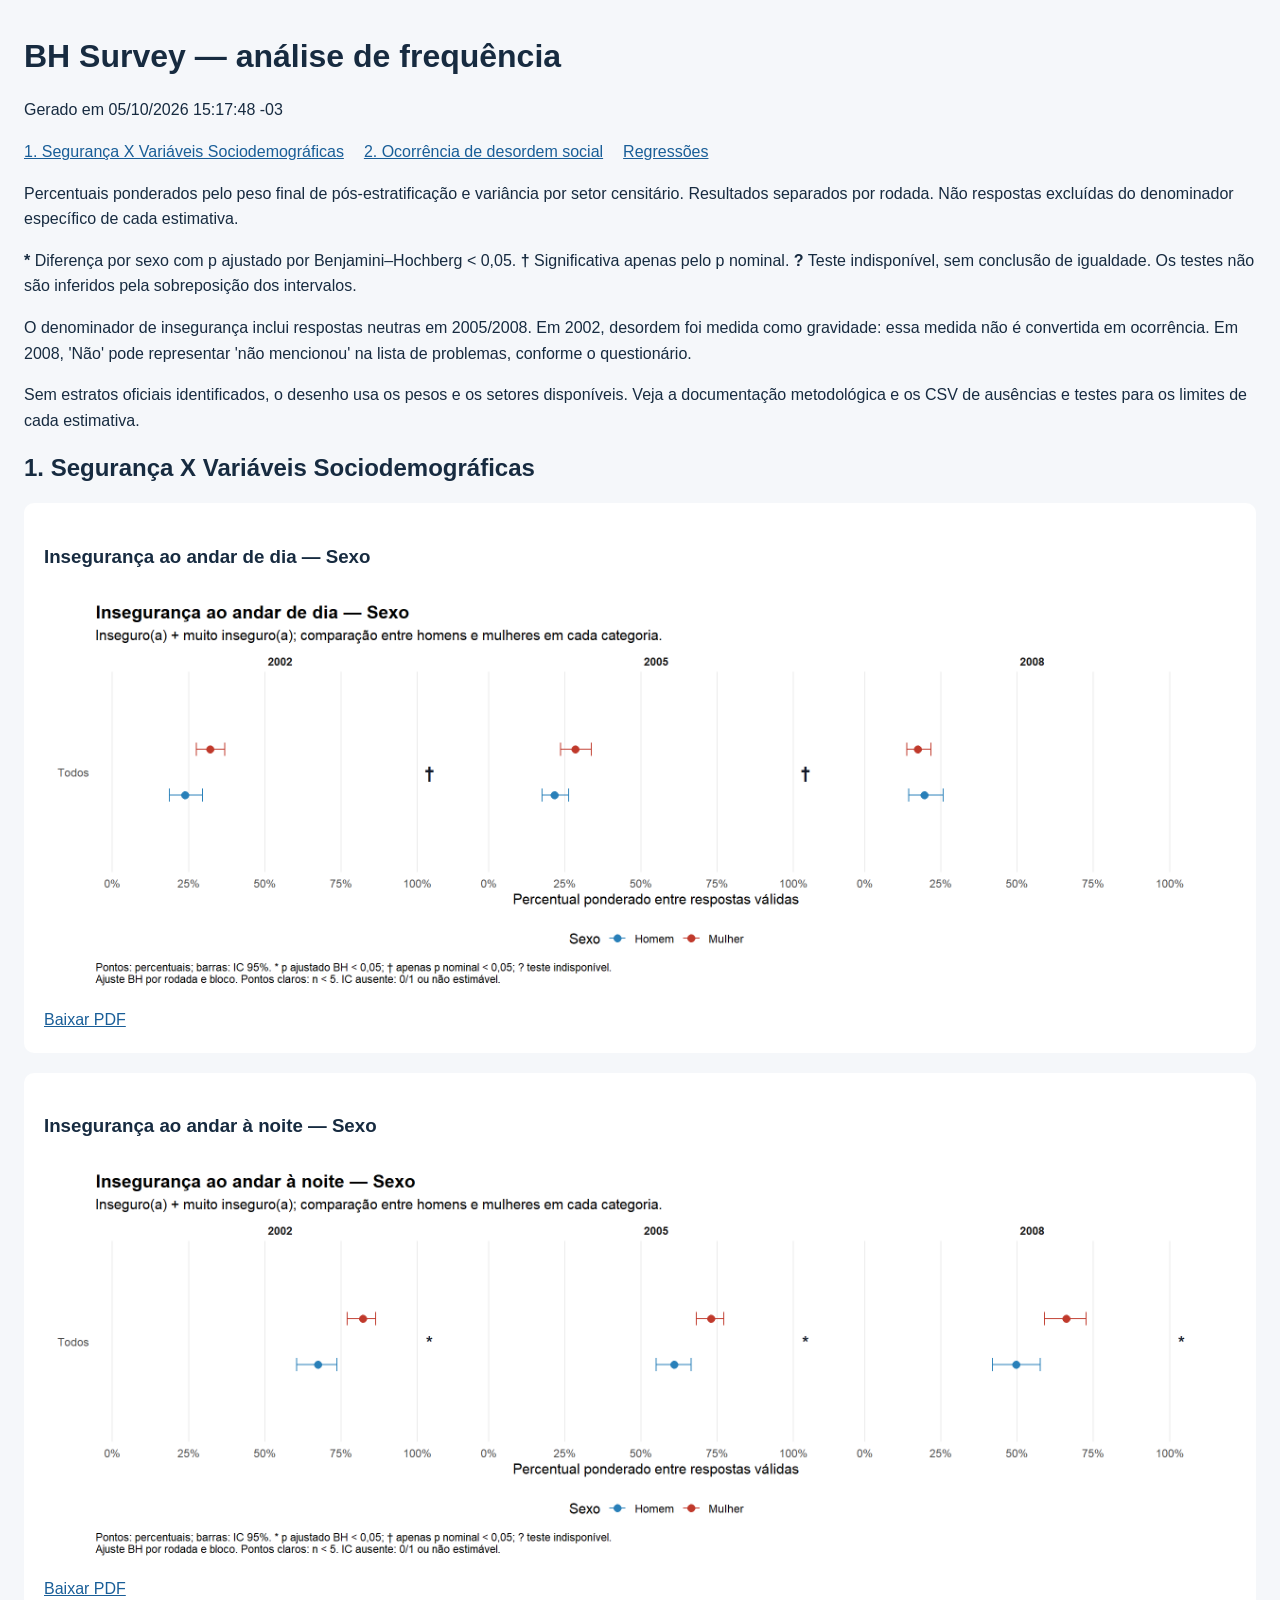
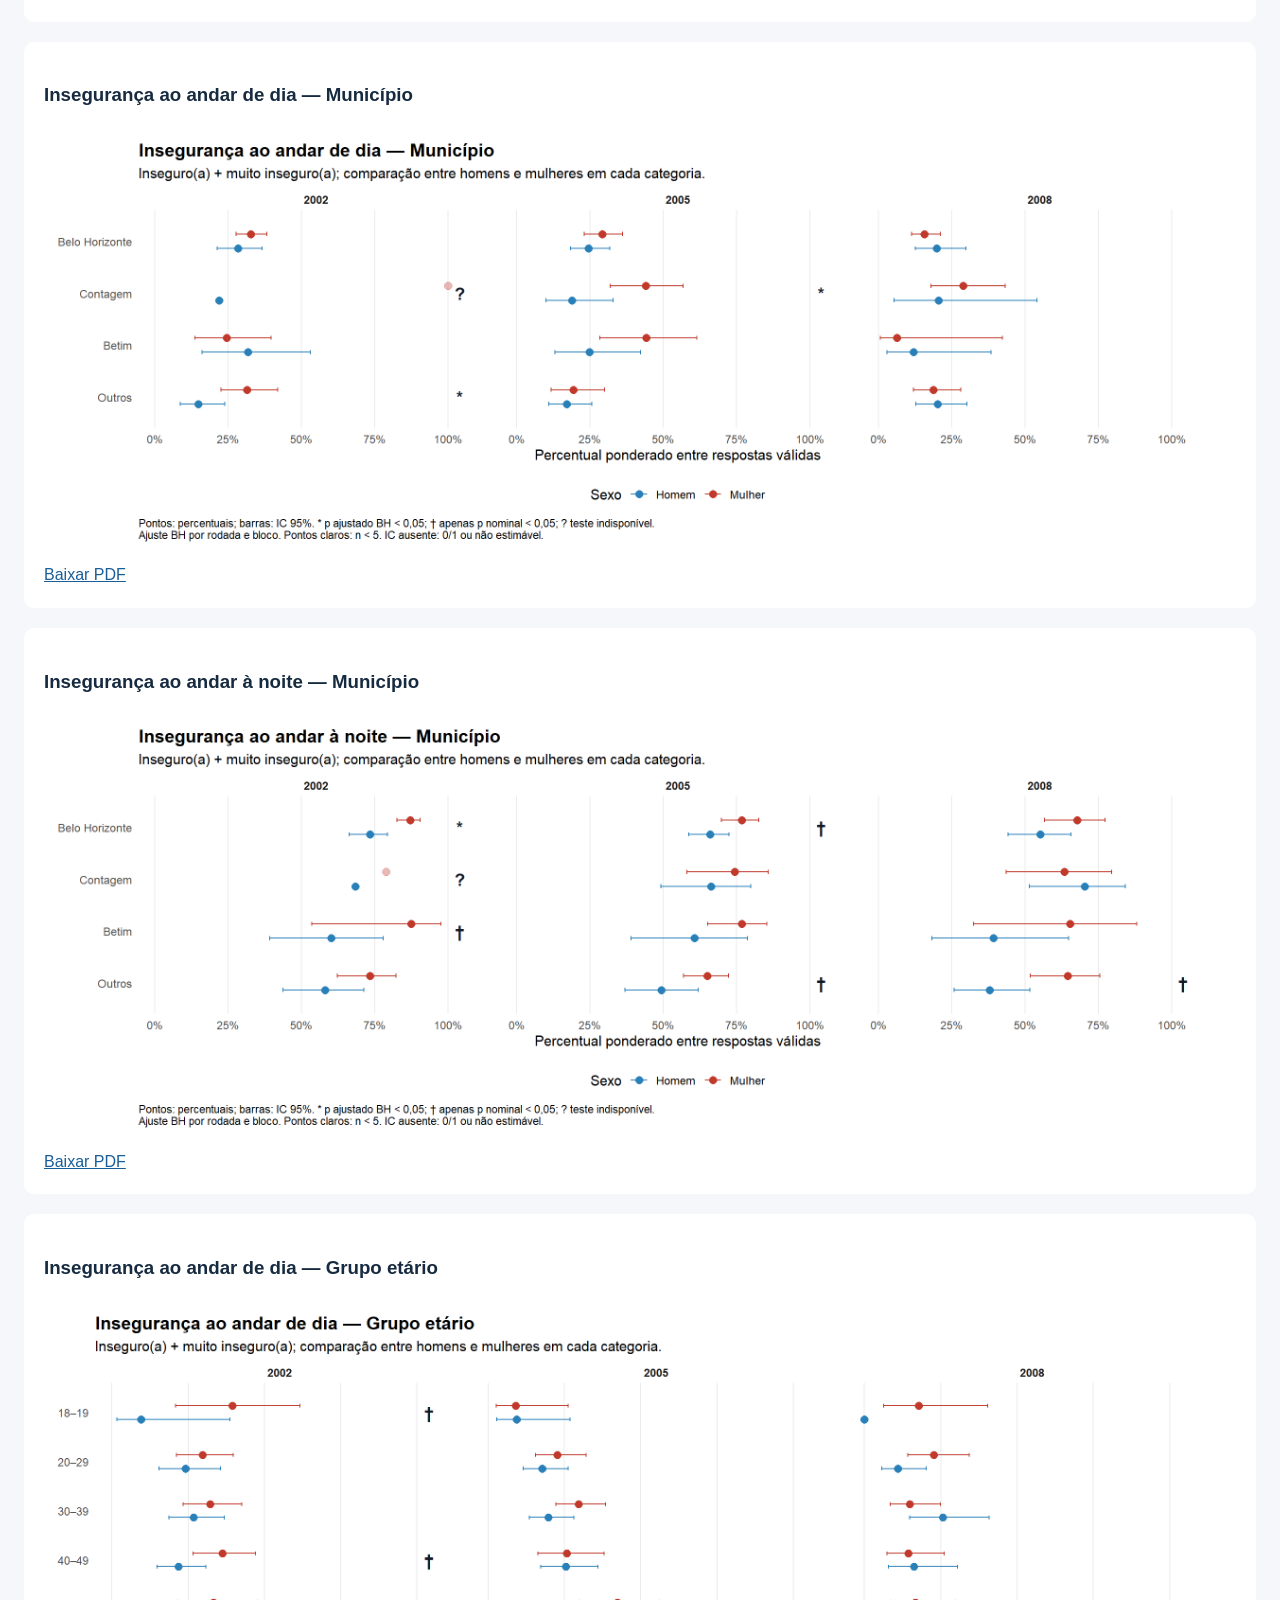
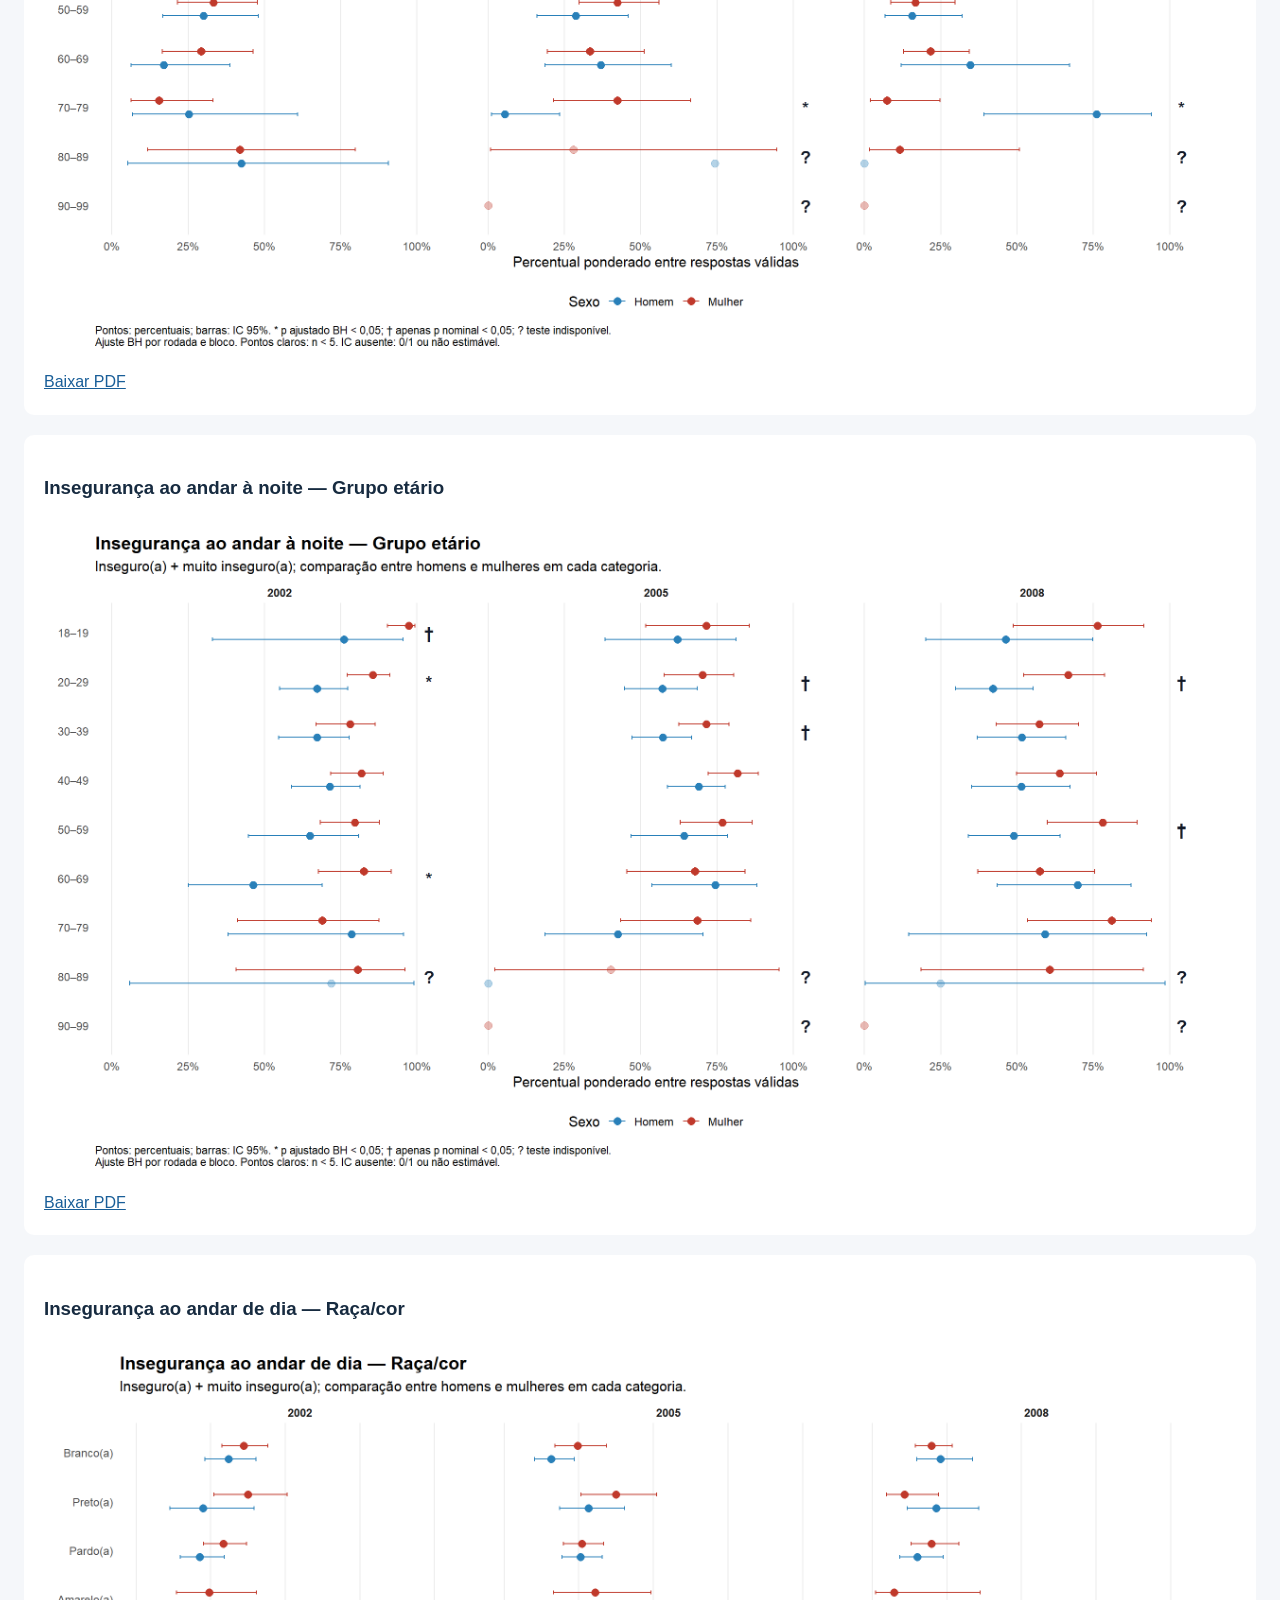
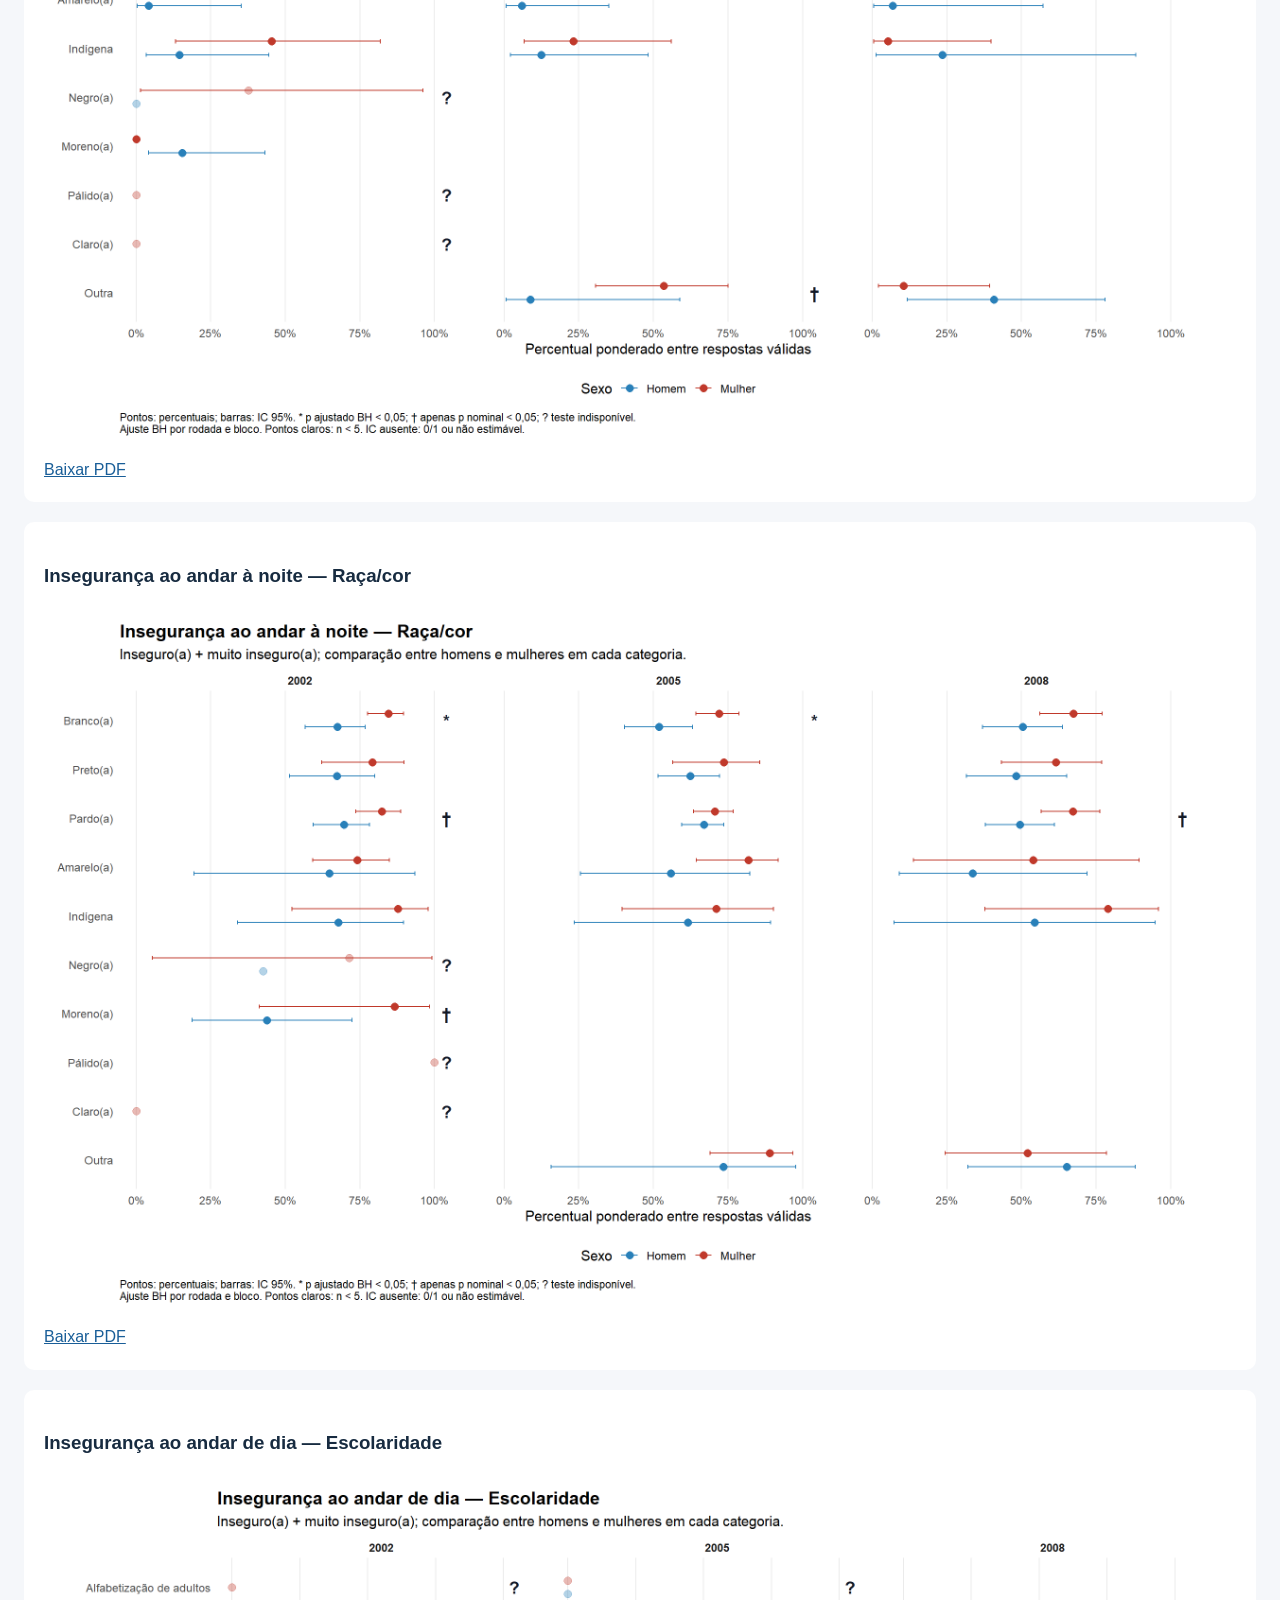
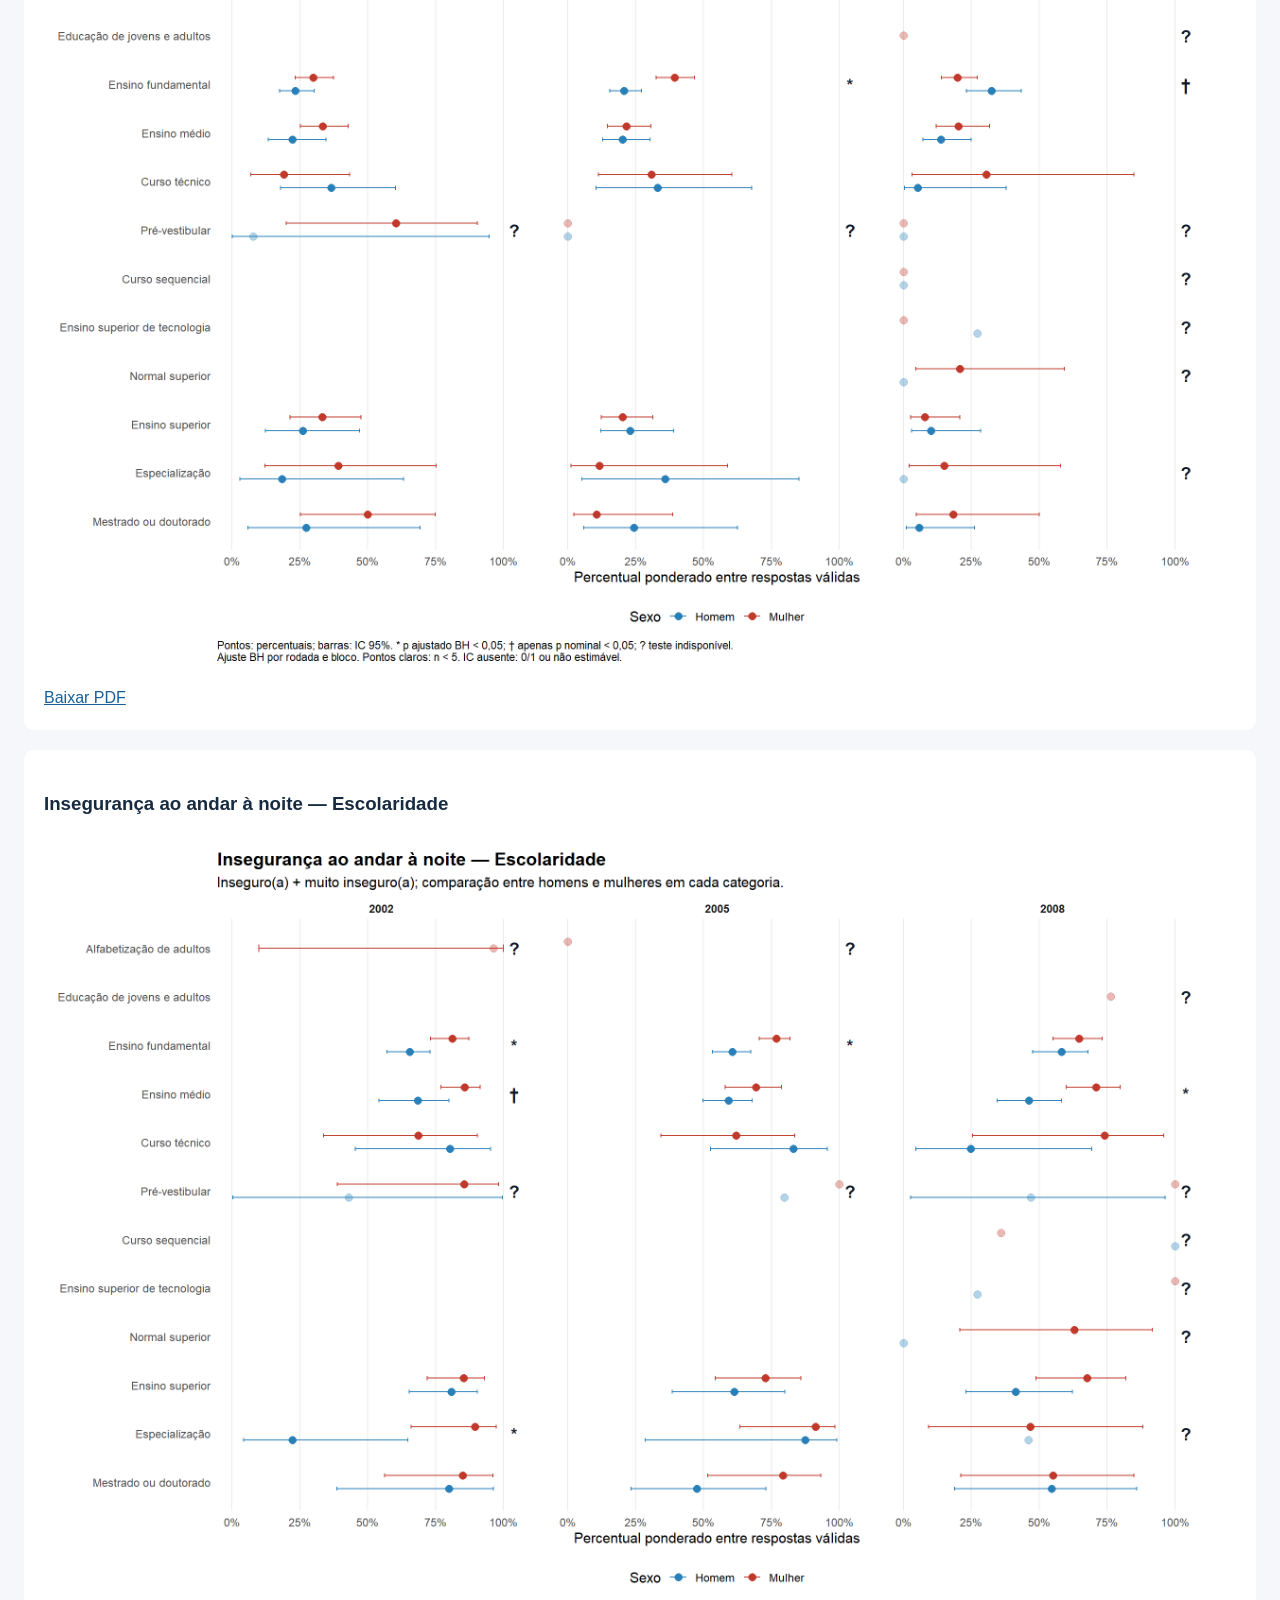
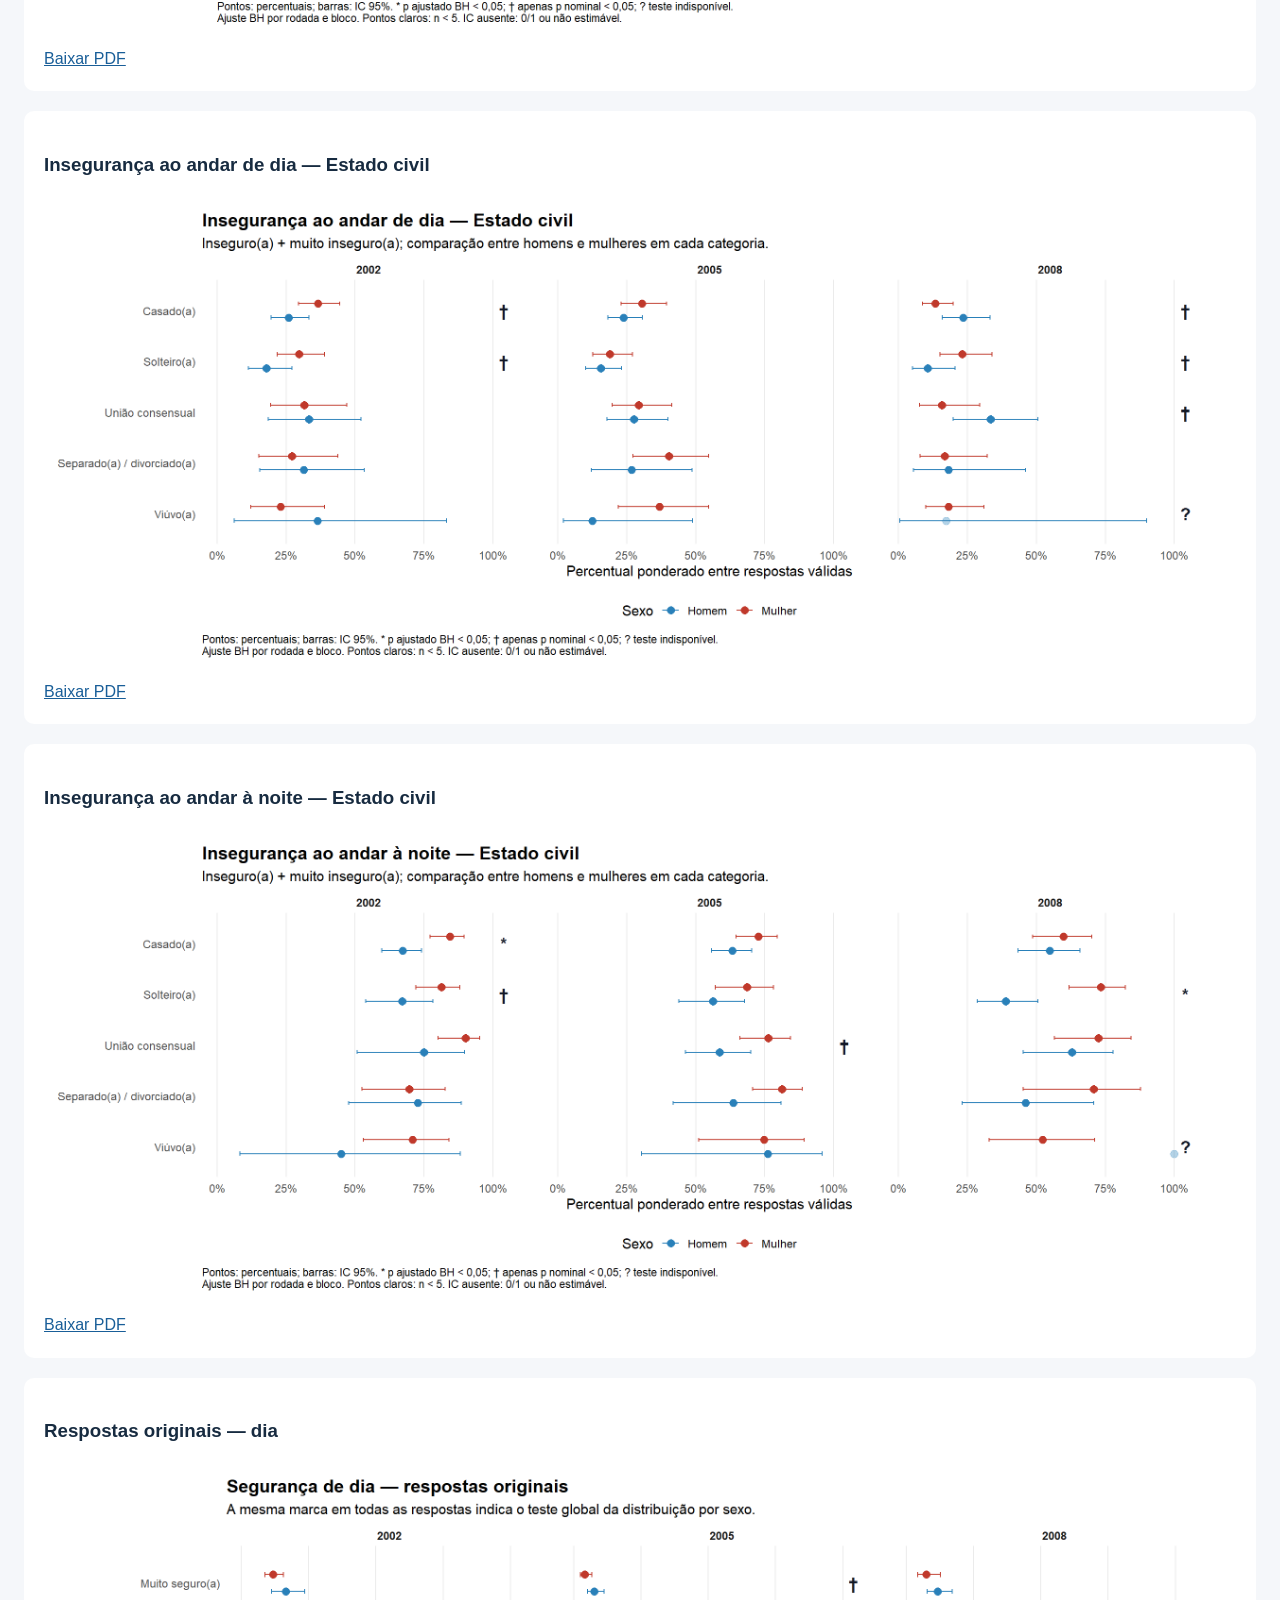
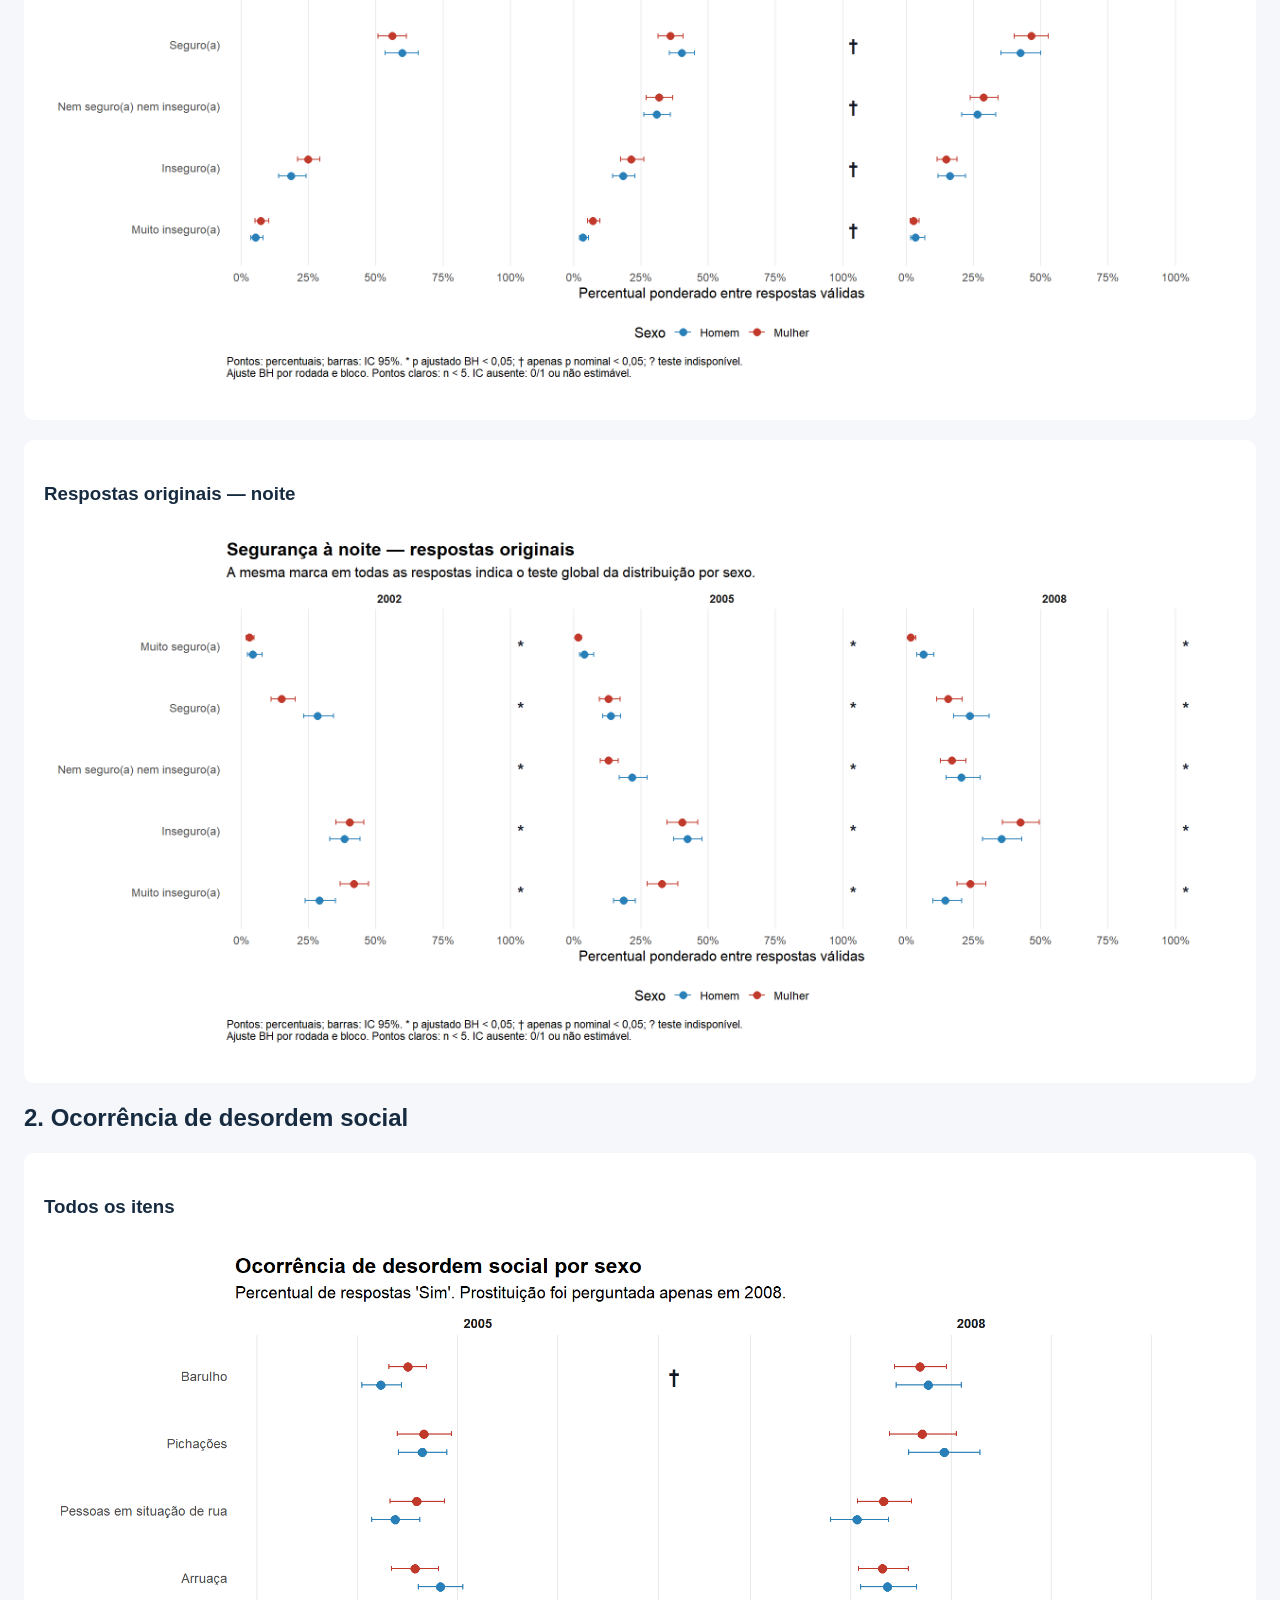
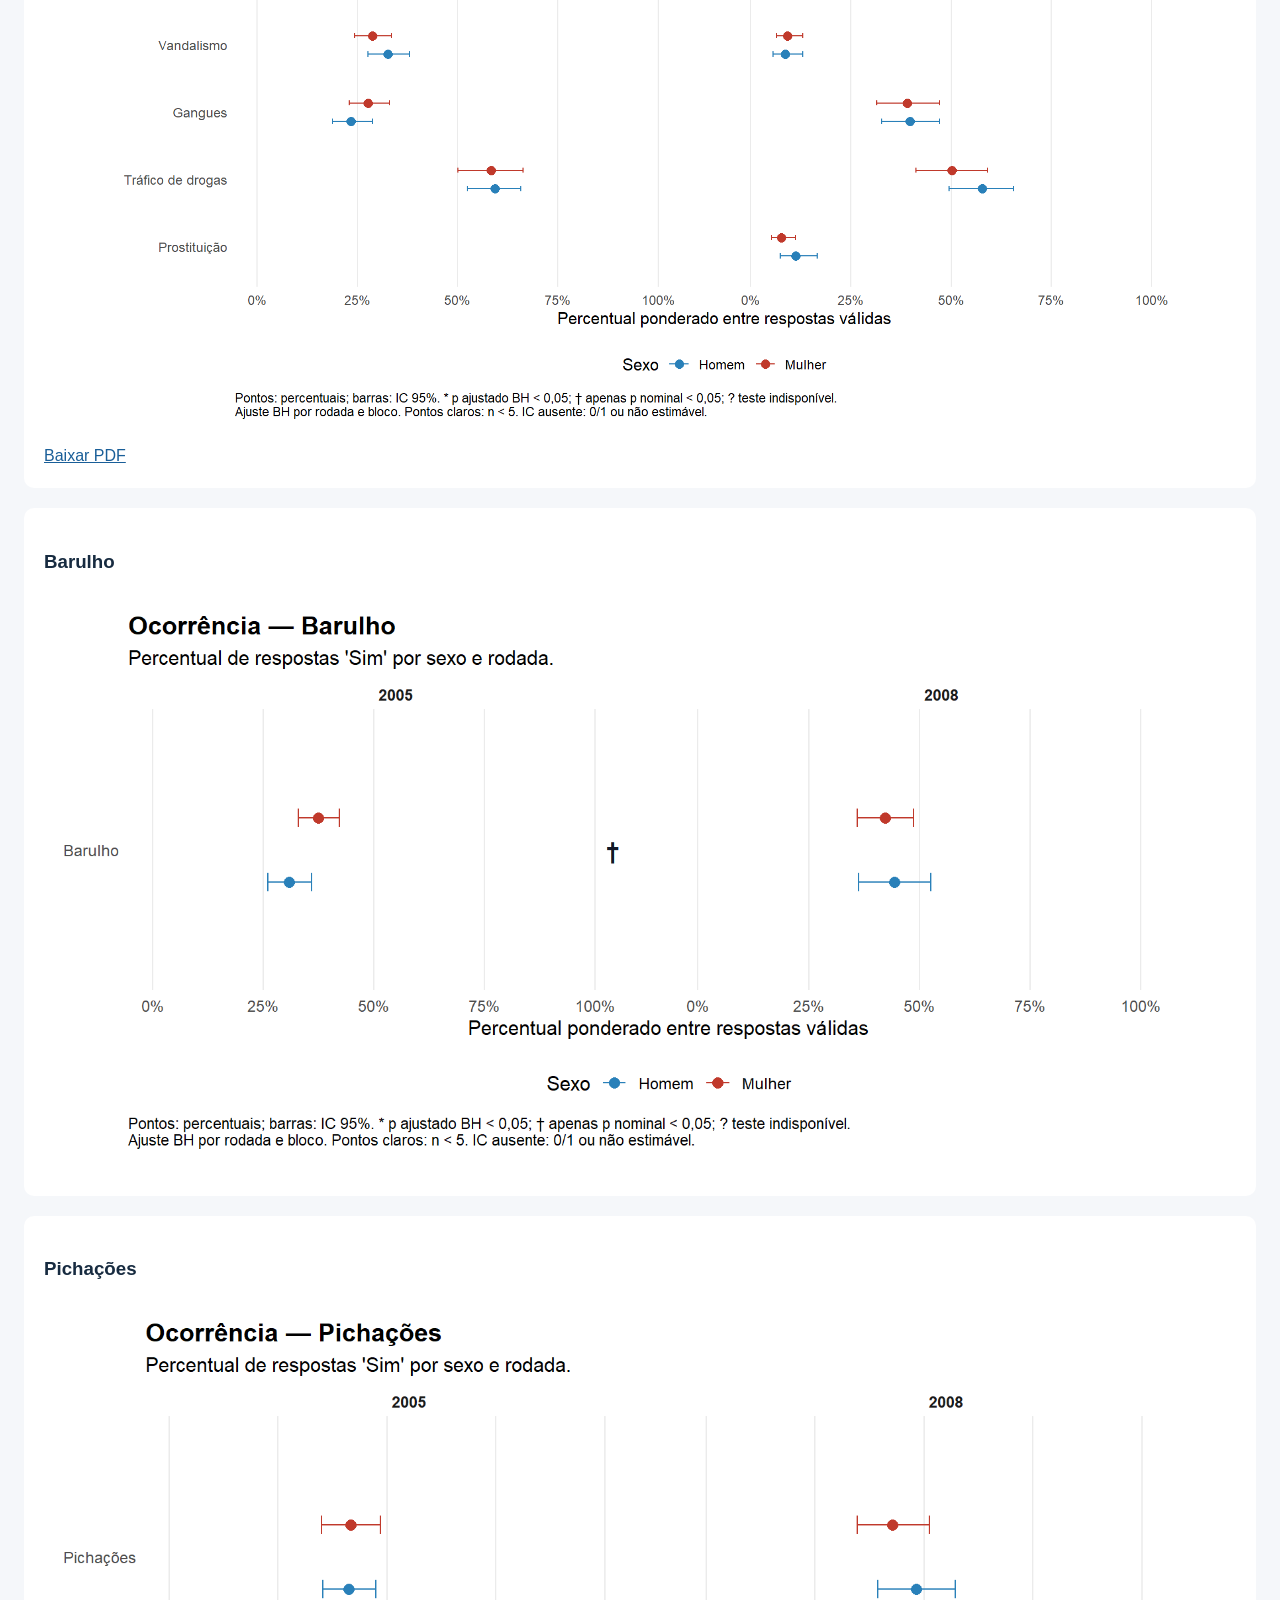
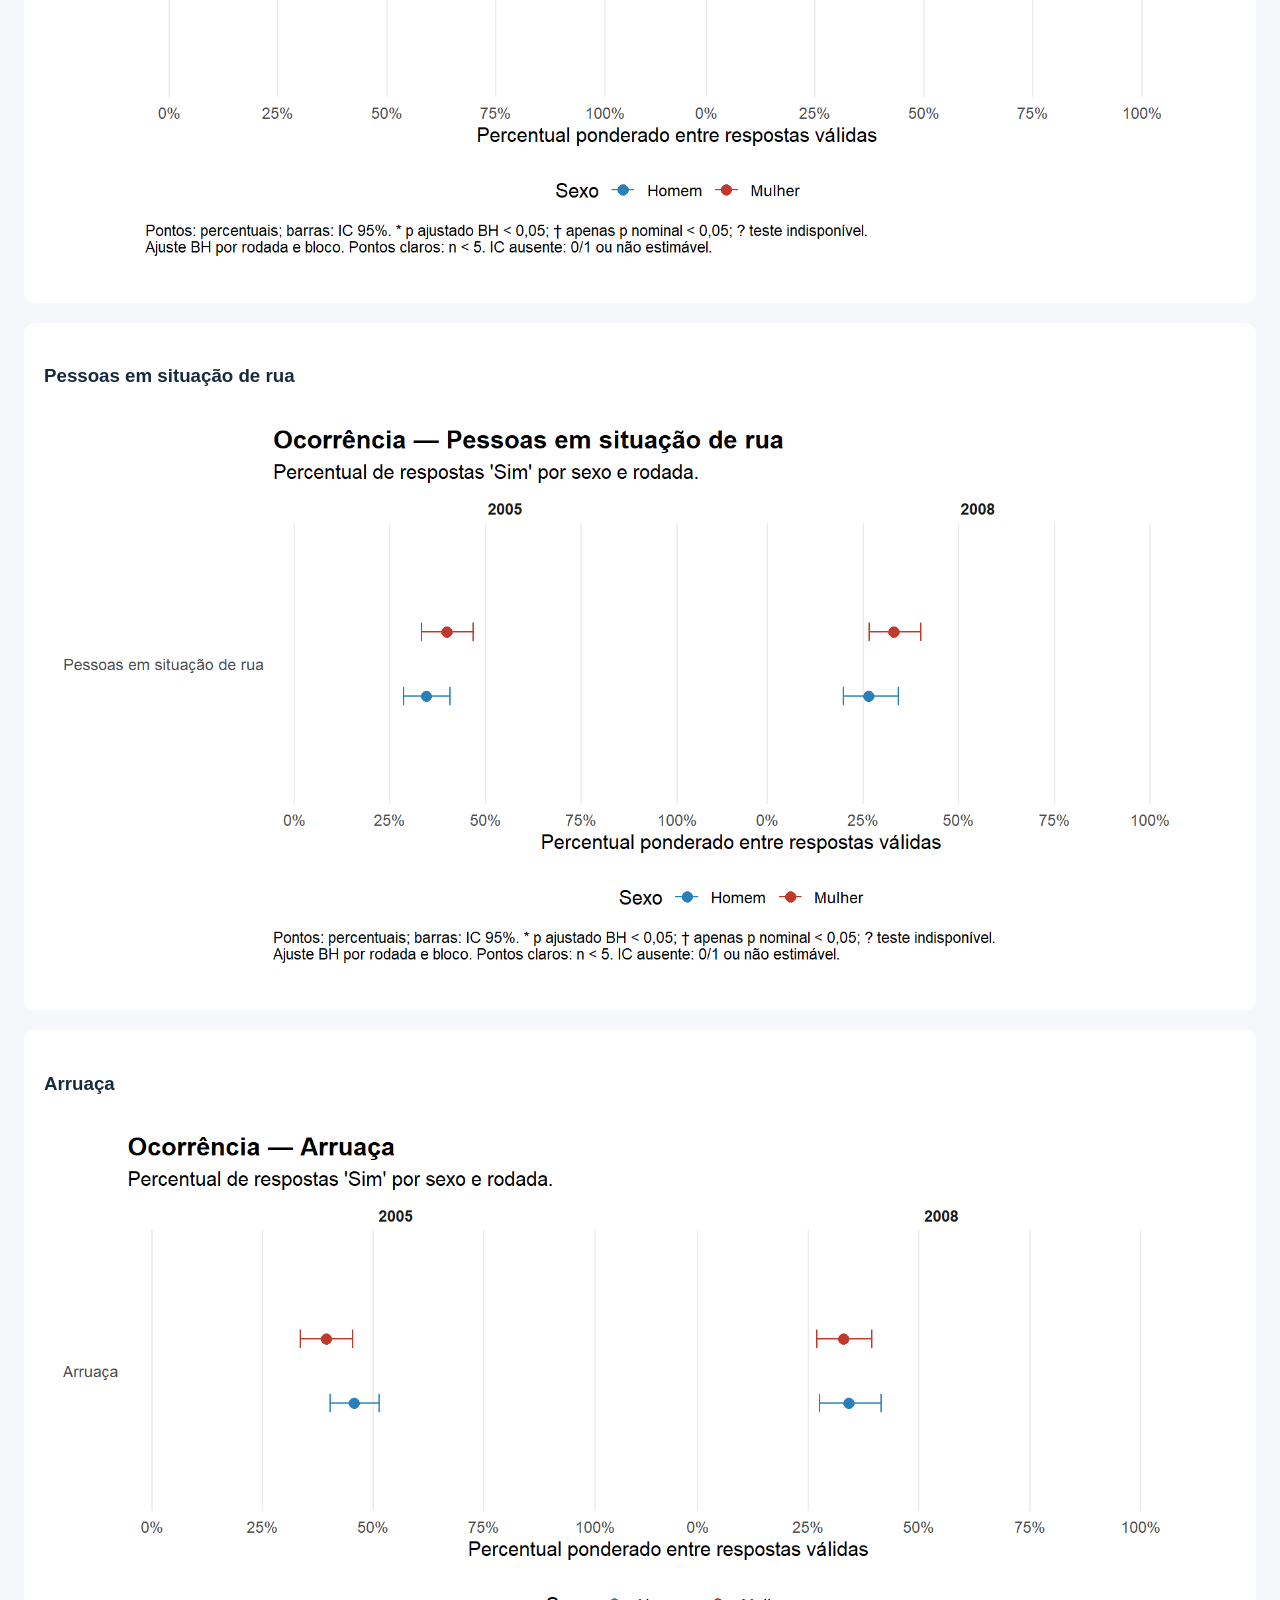
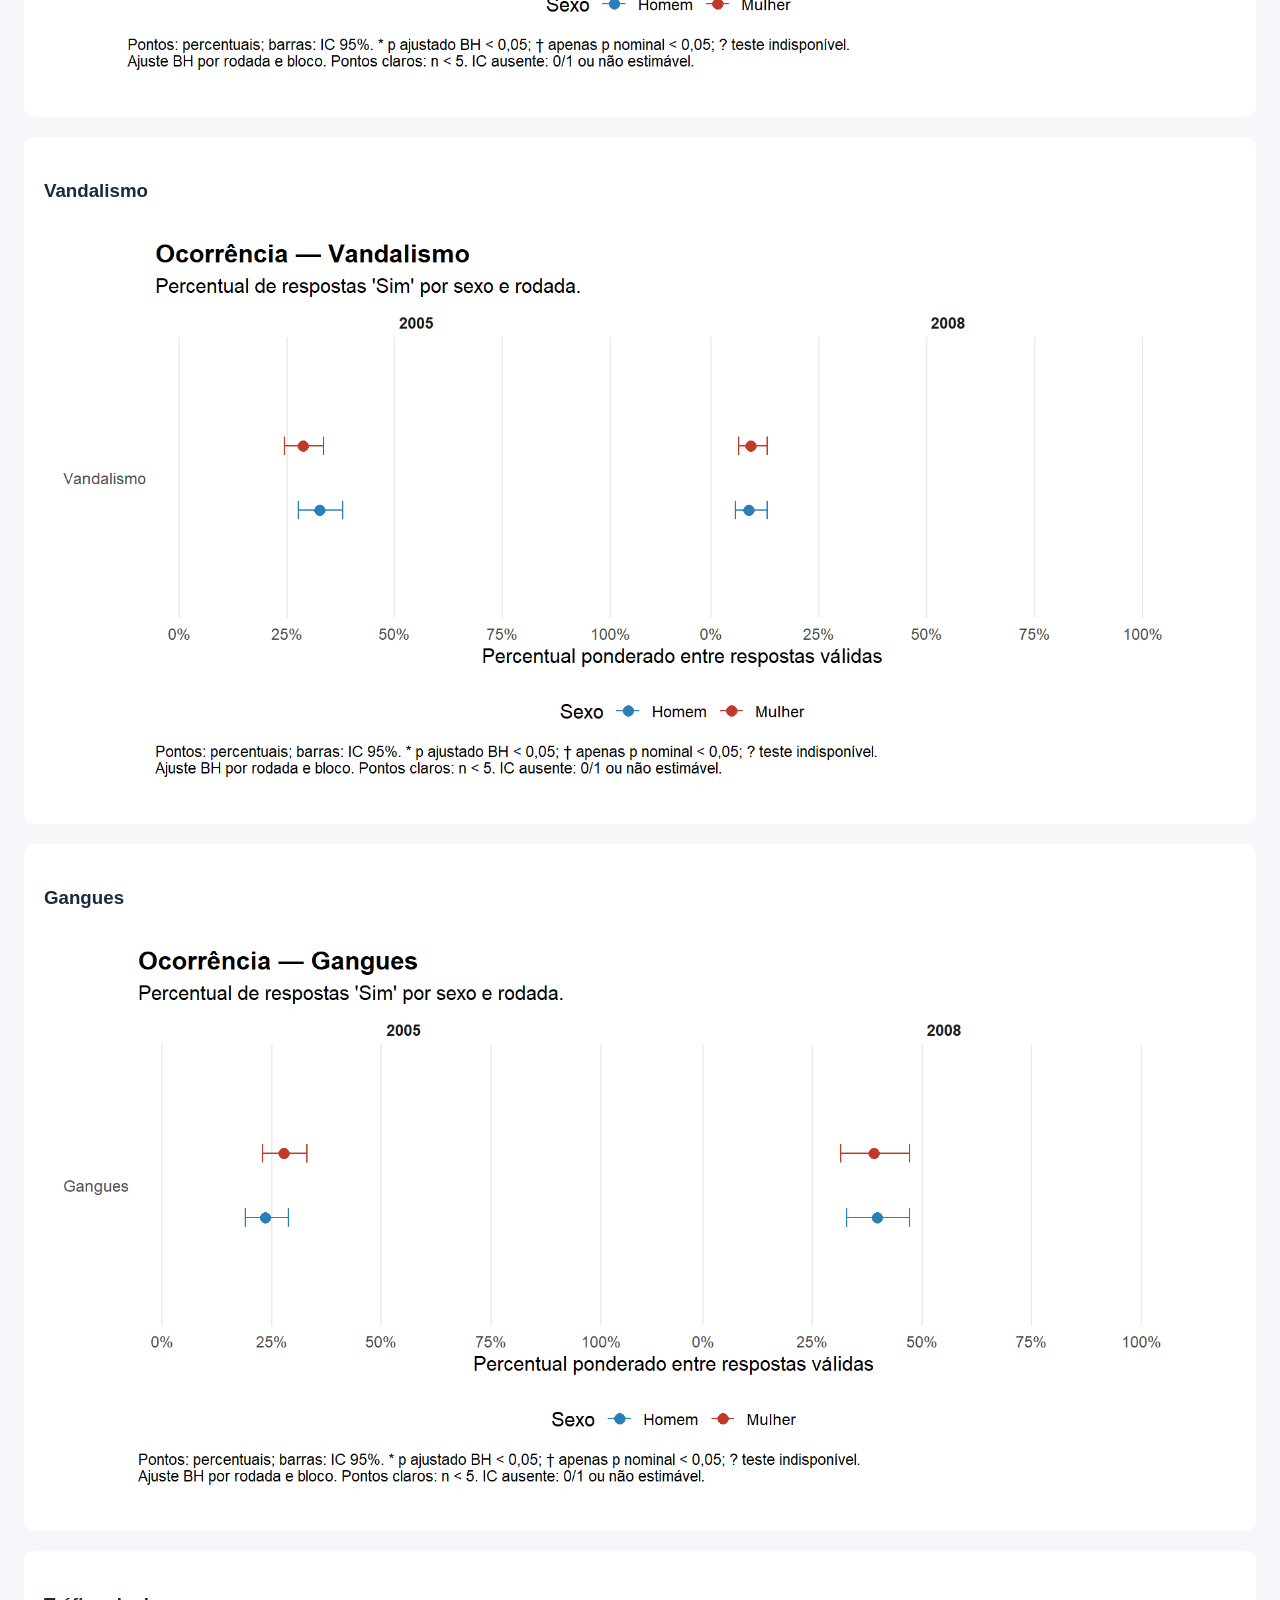
<file: seguranca_rmbh/resultados/frequencias/indice_graficos.html>
<!doctype html><html lang='pt-BR'><meta charset='utf-8'><meta name='viewport' content='width=device-width,initial-scale=1'><title>BH Survey — análise de frequência</title><style>body{font-family:Arial,sans-serif;margin:36px auto;padding:0 24px;max-width:1500px;color:#172b40;background:#f5f7fa;line-height:1.6}h1,h2{line-height:1.25}article{background:white;padding:20px;margin:20px 0;border-radius:10px;}img{width:100%;height:auto}a{color:#195e98}table{border-collapse:collapse;background:white;white-space:nowrap}th,td{padding:8px 12px;text-align:left;border-bottom:1px solid #dde3ea}th{background:#e8eef5}.rolagem{overflow:auto}.sig{font-weight:bold;color:#9a3412}nav a{margin-right:20px}</style><body><h1>BH Survey — análise de frequência</h1><p>Gerado em 05/10/2026 15:17:48 -03</p><nav><a href='#seguranca'>1. Segurança X Variáveis Sociodemográficas</a><a href='#desordem'>2. Ocorrência de desordem social</a><a href='../regressoes/tabela_modelos.html'>Regressões</a></nav>
<p>Percentuais ponderados pelo peso final de pós-estratificação e variância por setor censitário. Resultados separados por rodada. Não respostas excluídas do denominador específico de cada estimativa.</p>
<p><strong>*</strong> Diferença por sexo com p ajustado por Benjamini–Hochberg &lt; 0,05. <strong>†</strong> Significativa apenas pelo p nominal. <strong>?</strong> Teste indisponível, sem conclusão de igualdade. Os testes não são inferidos pela sobreposição dos intervalos.</p>
<p>O denominador de insegurança inclui respostas neutras em 2005/2008. Em 2002, desordem foi medida como gravidade: essa medida não é convertida em ocorrência. Em 2008, 'Não' pode representar 'não mencionou' na lista de problemas, conforme o questionário.</p>
<p>Sem estratos oficiais identificados, o desenho usa os pesos e os setores disponíveis. Veja a documentação metodológica e os CSV de ausências e testes para os limites de cada estimativa.</p>
<h2 id='seguranca'>1. Segurança X Variáveis Sociodemográficas</h2>
<article><h3>Insegurança ao andar de dia — Sexo</h3><img loading='lazy' src='graficos/1_seguranca_sociodemograficas/inseguranca_dia_sexo.png' alt='Insegurança ao andar de dia — Sexo'><a href='graficos/1_seguranca_sociodemograficas/inseguranca_dia_sexo.pdf'>Baixar PDF</a></article>
<article><h3>Insegurança ao andar à noite — Sexo</h3><img loading='lazy' src='graficos/1_seguranca_sociodemograficas/inseguranca_noite_sexo.png' alt='Insegurança ao andar à noite — Sexo'><a href='graficos/1_seguranca_sociodemograficas/inseguranca_noite_sexo.pdf'>Baixar PDF</a></article>
<article><h3>Insegurança ao andar de dia — Município</h3><img loading='lazy' src='graficos/1_seguranca_sociodemograficas/inseguranca_dia_municipio_grupo.png' alt='Insegurança ao andar de dia — Município'><a href='graficos/1_seguranca_sociodemograficas/inseguranca_dia_municipio_grupo.pdf'>Baixar PDF</a></article>
<article><h3>Insegurança ao andar à noite — Município</h3><img loading='lazy' src='graficos/1_seguranca_sociodemograficas/inseguranca_noite_municipio_grupo.png' alt='Insegurança ao andar à noite — Município'><a href='graficos/1_seguranca_sociodemograficas/inseguranca_noite_municipio_grupo.pdf'>Baixar PDF</a></article>
<article><h3>Insegurança ao andar de dia — Grupo etário</h3><img loading='lazy' src='graficos/1_seguranca_sociodemograficas/inseguranca_dia_grupo_etario.png' alt='Insegurança ao andar de dia — Grupo etário'><a href='graficos/1_seguranca_sociodemograficas/inseguranca_dia_grupo_etario.pdf'>Baixar PDF</a></article>
<article><h3>Insegurança ao andar à noite — Grupo etário</h3><img loading='lazy' src='graficos/1_seguranca_sociodemograficas/inseguranca_noite_grupo_etario.png' alt='Insegurança ao andar à noite — Grupo etário'><a href='graficos/1_seguranca_sociodemograficas/inseguranca_noite_grupo_etario.pdf'>Baixar PDF</a></article>
<article><h3>Insegurança ao andar de dia — Raça/cor</h3><img loading='lazy' src='graficos/1_seguranca_sociodemograficas/inseguranca_dia_raca_cor.png' alt='Insegurança ao andar de dia — Raça/cor'><a href='graficos/1_seguranca_sociodemograficas/inseguranca_dia_raca_cor.pdf'>Baixar PDF</a></article>
<article><h3>Insegurança ao andar à noite — Raça/cor</h3><img loading='lazy' src='graficos/1_seguranca_sociodemograficas/inseguranca_noite_raca_cor.png' alt='Insegurança ao andar à noite — Raça/cor'><a href='graficos/1_seguranca_sociodemograficas/inseguranca_noite_raca_cor.pdf'>Baixar PDF</a></article>
<article><h3>Insegurança ao andar de dia — Escolaridade</h3><img loading='lazy' src='graficos/1_seguranca_sociodemograficas/inseguranca_dia_escolaridade.png' alt='Insegurança ao andar de dia — Escolaridade'><a href='graficos/1_seguranca_sociodemograficas/inseguranca_dia_escolaridade.pdf'>Baixar PDF</a></article>
<article><h3>Insegurança ao andar à noite — Escolaridade</h3><img loading='lazy' src='graficos/1_seguranca_sociodemograficas/inseguranca_noite_escolaridade.png' alt='Insegurança ao andar à noite — Escolaridade'><a href='graficos/1_seguranca_sociodemograficas/inseguranca_noite_escolaridade.pdf'>Baixar PDF</a></article>
<article><h3>Insegurança ao andar de dia — Estado civil</h3><img loading='lazy' src='graficos/1_seguranca_sociodemograficas/inseguranca_dia_estado_civil.png' alt='Insegurança ao andar de dia — Estado civil'><a href='graficos/1_seguranca_sociodemograficas/inseguranca_dia_estado_civil.pdf'>Baixar PDF</a></article>
<article><h3>Insegurança ao andar à noite — Estado civil</h3><img loading='lazy' src='graficos/1_seguranca_sociodemograficas/inseguranca_noite_estado_civil.png' alt='Insegurança ao andar à noite — Estado civil'><a href='graficos/1_seguranca_sociodemograficas/inseguranca_noite_estado_civil.pdf'>Baixar PDF</a></article>
<article><h3>Respostas originais — dia</h3><img loading='lazy' src='graficos/1_seguranca_sociodemograficas/respostas_originais_dia.png' alt='Distribuição original de segurança'></article>
<article><h3>Respostas originais — noite</h3><img loading='lazy' src='graficos/1_seguranca_sociodemograficas/respostas_originais_noite.png' alt='Distribuição original de segurança'></article>
<h2 id='desordem'>2. Ocorrência de desordem social</h2>
<article><h3>Todos os itens</h3><img src='graficos/2_desordem_social/ocorrencia_todos_itens.png' alt='Ocorrência de desordem social'><a href='graficos/2_desordem_social/ocorrencia_todos_itens.pdf'>Baixar PDF</a></article>
<article><h3>Barulho</h3><img loading='lazy' src='graficos/2_desordem_social/barulho.png' alt='Barulho'></article>
<article><h3>Pichações</h3><img loading='lazy' src='graficos/2_desordem_social/pichacoes.png' alt='Pichações'></article>
<article><h3>Pessoas em situação de rua</h3><img loading='lazy' src='graficos/2_desordem_social/pessoas_em_situacao_de_rua.png' alt='Pessoas em situação de rua'></article>
<article><h3>Arruaça</h3><img loading='lazy' src='graficos/2_desordem_social/arruaca.png' alt='Arruaça'></article>
<article><h3>Vandalismo</h3><img loading='lazy' src='graficos/2_desordem_social/vandalismo.png' alt='Vandalismo'></article>
<article><h3>Gangues</h3><img loading='lazy' src='graficos/2_desordem_social/gangues.png' alt='Gangues'></article>
<article><h3>Tráfico de drogas</h3><img loading='lazy' src='graficos/2_desordem_social/trafico_drogas.png' alt='Tráfico de drogas'></article>
<article><h3>Prostituição</h3><img loading='lazy' src='graficos/2_desordem_social/prostituicao.png' alt='Prostituição'></article></body></html>
</file>
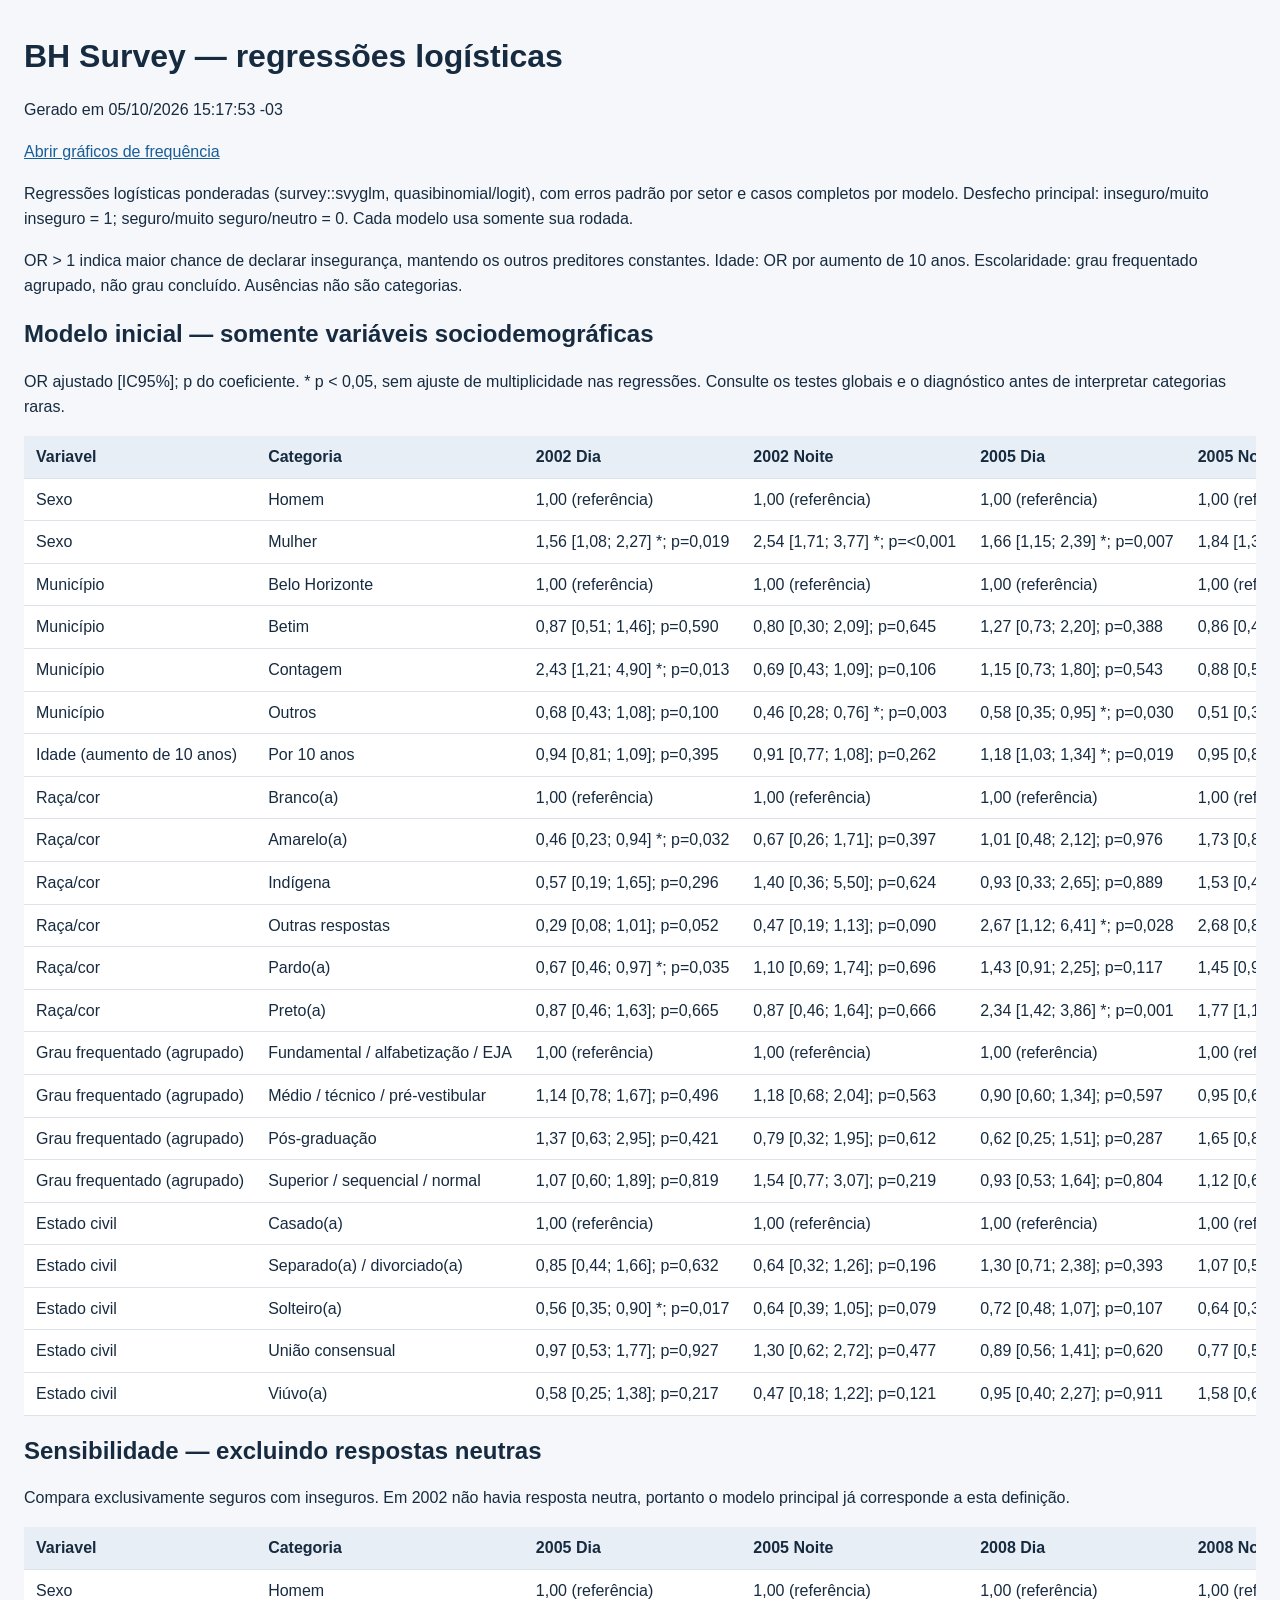
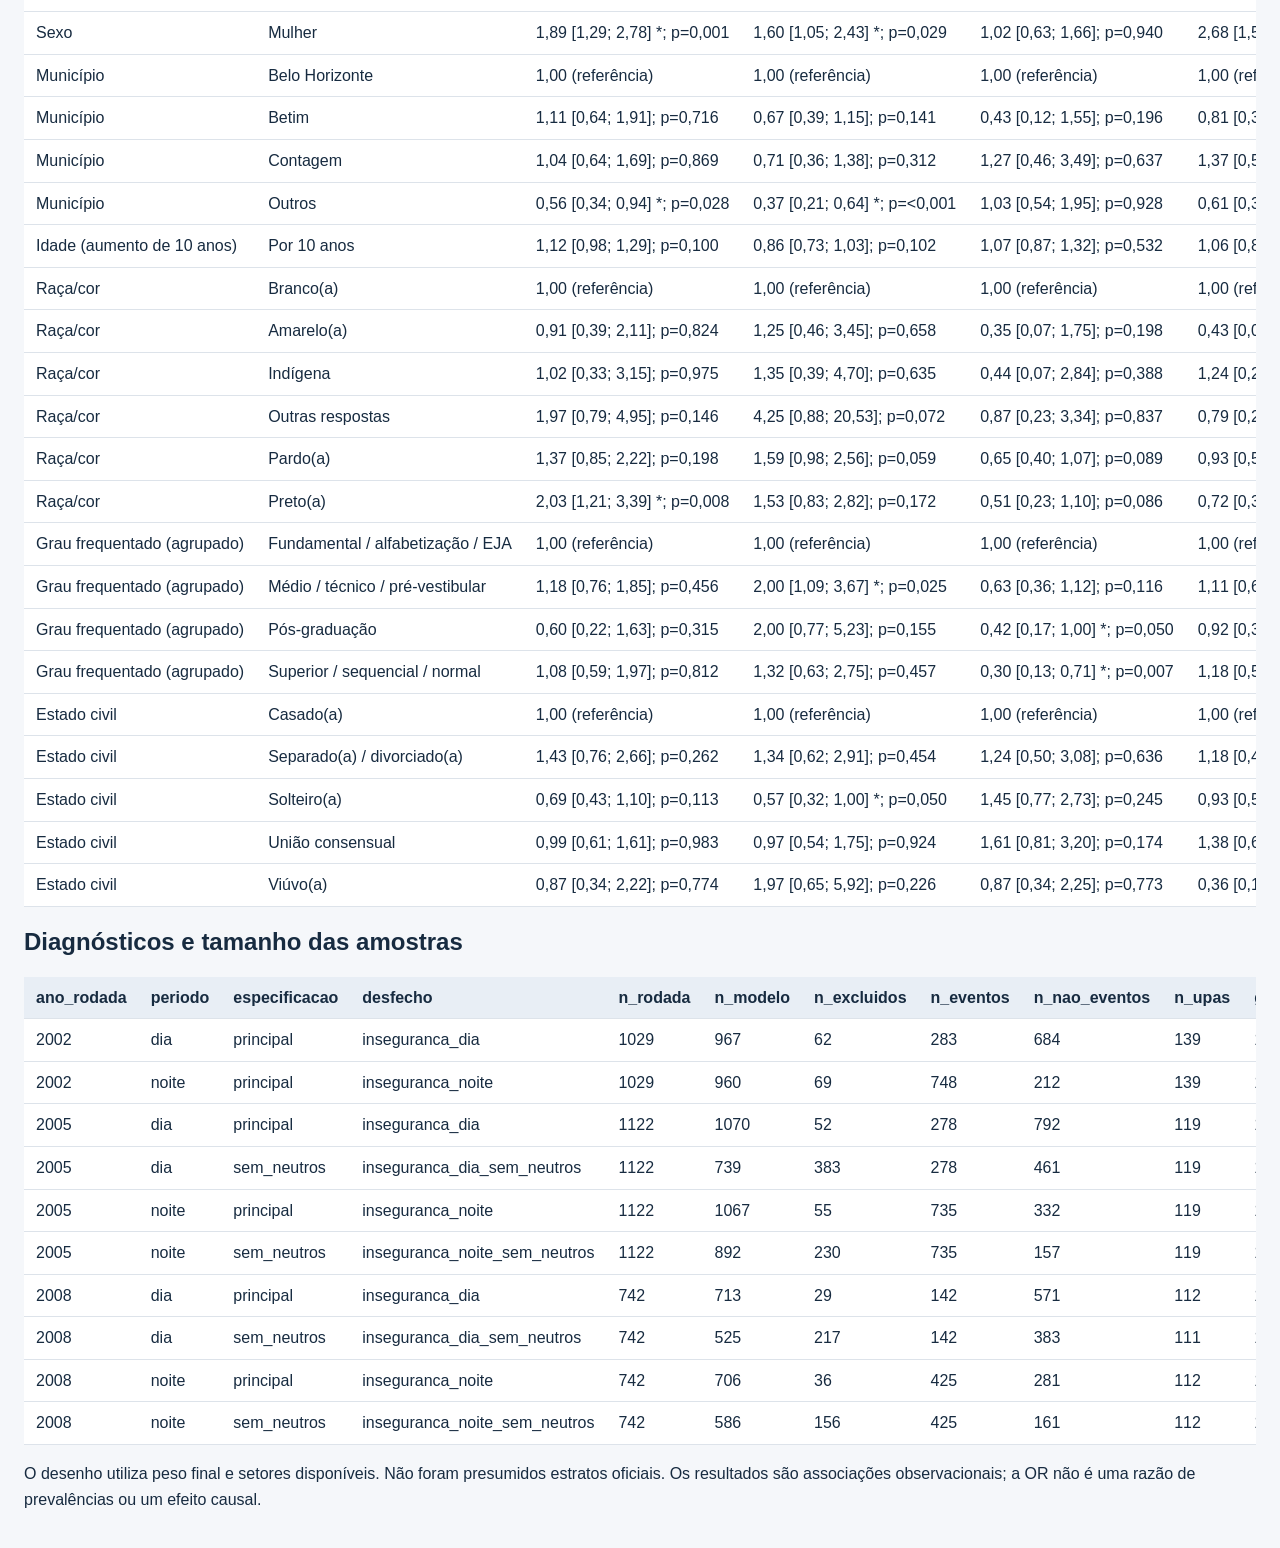
<file: seguranca_rmbh/resultados/regressoes/tabela_modelos.html>
<!doctype html><html lang='pt-BR'><meta charset='utf-8'><meta name='viewport' content='width=device-width,initial-scale=1'><title>BH Survey — regressões logísticas</title><style>body{font-family:Arial,sans-serif;margin:36px auto;padding:0 24px;max-width:1500px;color:#172b40;background:#f5f7fa;line-height:1.6}h1,h2{line-height:1.25}article{background:white;padding:20px;margin:20px 0;border-radius:10px;}img{width:100%;height:auto}a{color:#195e98}table{border-collapse:collapse;background:white;white-space:nowrap}th,td{padding:8px 12px;text-align:left;border-bottom:1px solid #dde3ea}th{background:#e8eef5}.rolagem{overflow:auto}.sig{font-weight:bold;color:#9a3412}nav a{margin-right:20px}</style><body><h1>BH Survey — regressões logísticas</h1><p>Gerado em 05/10/2026 15:17:53 -03</p><p><a href='../frequencias/indice_graficos.html'>Abrir gráficos de frequência</a></p>
<p>Regressões logísticas ponderadas (survey::svyglm, quasibinomial/logit), com erros padrão por setor e casos completos por modelo. Desfecho principal: inseguro/muito inseguro = 1; seguro/muito seguro/neutro = 0. Cada modelo usa somente sua rodada.</p>
<p>OR &gt; 1 indica maior chance de declarar insegurança, mantendo os outros preditores constantes. Idade: OR por aumento de 10 anos. Escolaridade: grau frequentado agrupado, não grau concluído. Ausências não são categorias.</p>
<h2>Modelo inicial — somente variáveis sociodemográficas</h2>
<p>OR ajustado [IC95%]; p do coeficiente. * p &lt; 0,05, sem ajuste de multiplicidade nas regressões. Consulte os testes globais e o diagnóstico antes de interpretar categorias raras.</p>
<div class='rolagem'><table><thead><tr><th>Variavel</th><th>Categoria</th><th>2002 Dia</th><th>2002 Noite</th><th>2005 Dia</th><th>2005 Noite</th><th>2008 Dia</th><th>2008 Noite</th></tr></thead><tbody><tr><td>Sexo</td><td>Homem</td><td>1,00 (referência)</td><td>1,00 (referência)</td><td>1,00 (referência)</td><td>1,00 (referência)</td><td>1,00 (referência)</td><td>1,00 (referência)</td></tr>
<tr><td>Sexo</td><td>Mulher</td><td>1,56 [1,08; 2,27] *; p=0,019</td><td>2,54 [1,71; 3,77] *; p=&lt;0,001</td><td>1,66 [1,15; 2,39] *; p=0,007</td><td>1,84 [1,32; 2,55] *; p=&lt;0,001</td><td>1,00 [0,64; 1,56]; p=0,997</td><td>2,13 [1,33; 3,39] *; p=0,002</td></tr>
<tr><td>Município</td><td>Belo Horizonte</td><td>1,00 (referência)</td><td>1,00 (referência)</td><td>1,00 (referência)</td><td>1,00 (referência)</td><td>1,00 (referência)</td><td>1,00 (referência)</td></tr>
<tr><td>Município</td><td>Betim</td><td>0,87 [0,51; 1,46]; p=0,590</td><td>0,80 [0,30; 2,09]; p=0,645</td><td>1,27 [0,73; 2,20]; p=0,388</td><td>0,86 [0,46; 1,62]; p=0,640</td><td>0,44 [0,15; 1,29]; p=0,132</td><td>0,58 [0,25; 1,35]; p=0,205</td></tr>
<tr><td>Município</td><td>Contagem</td><td>2,43 [1,21; 4,90] *; p=0,013</td><td>0,69 [0,43; 1,09]; p=0,106</td><td>1,15 [0,73; 1,80]; p=0,543</td><td>0,88 [0,54; 1,46]; p=0,624</td><td>1,29 [0,52; 3,21]; p=0,586</td><td>1,17 [0,58; 2,37]; p=0,658</td></tr>
<tr><td>Município</td><td>Outros</td><td>0,68 [0,43; 1,08]; p=0,100</td><td>0,46 [0,28; 0,76] *; p=0,003</td><td>0,58 [0,35; 0,95] *; p=0,030</td><td>0,51 [0,34; 0,76] *; p=0,001</td><td>1,02 [0,60; 1,74]; p=0,929</td><td>0,61 [0,37; 0,98] *; p=0,042</td></tr>
<tr><td>Idade (aumento de 10 anos)</td><td>Por 10 anos</td><td>0,94 [0,81; 1,09]; p=0,395</td><td>0,91 [0,77; 1,08]; p=0,262</td><td>1,18 [1,03; 1,34] *; p=0,019</td><td>0,95 [0,81; 1,10]; p=0,455</td><td>1,12 [0,94; 1,32]; p=0,195</td><td>1,06 [0,90; 1,24]; p=0,479</td></tr>
<tr><td>Raça/cor</td><td>Branco(a)</td><td>1,00 (referência)</td><td>1,00 (referência)</td><td>1,00 (referência)</td><td>1,00 (referência)</td><td>1,00 (referência)</td><td>1,00 (referência)</td></tr>
<tr><td>Raça/cor</td><td>Amarelo(a)</td><td>0,46 [0,23; 0,94] *; p=0,032</td><td>0,67 [0,26; 1,71]; p=0,397</td><td>1,01 [0,48; 2,12]; p=0,976</td><td>1,73 [0,81; 3,69]; p=0,153</td><td>0,29 [0,06; 1,30]; p=0,104</td><td>0,57 [0,18; 1,74]; p=0,318</td></tr>
<tr><td>Raça/cor</td><td>Indígena</td><td>0,57 [0,19; 1,65]; p=0,296</td><td>1,40 [0,36; 5,50]; p=0,624</td><td>0,93 [0,33; 2,65]; p=0,889</td><td>1,53 [0,48; 4,94]; p=0,470</td><td>0,41 [0,07; 2,44]; p=0,324</td><td>1,33 [0,34; 5,30]; p=0,679</td></tr>
<tr><td>Raça/cor</td><td>Outras respostas</td><td>0,29 [0,08; 1,01]; p=0,052</td><td>0,47 [0,19; 1,13]; p=0,090</td><td>2,67 [1,12; 6,41] *; p=0,028</td><td>2,68 [0,81; 8,81]; p=0,104</td><td>0,87 [0,25; 3,01]; p=0,825</td><td>0,92 [0,25; 3,35]; p=0,893</td></tr>
<tr><td>Raça/cor</td><td>Pardo(a)</td><td>0,67 [0,46; 0,97] *; p=0,035</td><td>1,10 [0,69; 1,74]; p=0,696</td><td>1,43 [0,91; 2,25]; p=0,117</td><td>1,45 [0,99; 2,11]; p=0,055</td><td>0,68 [0,41; 1,13]; p=0,135</td><td>0,97 [0,61; 1,54]; p=0,895</td></tr>
<tr><td>Raça/cor</td><td>Preto(a)</td><td>0,87 [0,46; 1,63]; p=0,665</td><td>0,87 [0,46; 1,64]; p=0,666</td><td>2,34 [1,42; 3,86] *; p=0,001</td><td>1,77 [1,10; 2,87] *; p=0,020</td><td>0,59 [0,29; 1,19]; p=0,136</td><td>0,80 [0,41; 1,55]; p=0,502</td></tr>
<tr><td>Grau frequentado (agrupado)</td><td>Fundamental / alfabetização / EJA</td><td>1,00 (referência)</td><td>1,00 (referência)</td><td>1,00 (referência)</td><td>1,00 (referência)</td><td>1,00 (referência)</td><td>1,00 (referência)</td></tr>
<tr><td>Grau frequentado (agrupado)</td><td>Médio / técnico / pré-vestibular</td><td>1,14 [0,78; 1,67]; p=0,496</td><td>1,18 [0,68; 2,04]; p=0,563</td><td>0,90 [0,60; 1,34]; p=0,597</td><td>0,95 [0,62; 1,48]; p=0,835</td><td>0,59 [0,35; 0,97] *; p=0,039</td><td>0,90 [0,58; 1,38]; p=0,623</td></tr>
<tr><td>Grau frequentado (agrupado)</td><td>Pós-graduação</td><td>1,37 [0,63; 2,95]; p=0,421</td><td>0,79 [0,32; 1,95]; p=0,612</td><td>0,62 [0,25; 1,51]; p=0,287</td><td>1,65 [0,87; 3,14]; p=0,125</td><td>0,36 [0,14; 0,91] *; p=0,032</td><td>0,64 [0,26; 1,55]; p=0,317</td></tr>
<tr><td>Grau frequentado (agrupado)</td><td>Superior / sequencial / normal</td><td>1,07 [0,60; 1,89]; p=0,819</td><td>1,54 [0,77; 3,07]; p=0,219</td><td>0,93 [0,53; 1,64]; p=0,804</td><td>1,12 [0,60; 2,09]; p=0,718</td><td>0,25 [0,12; 0,56] *; p=&lt;0,001</td><td>0,71 [0,38; 1,30]; p=0,262</td></tr>
<tr><td>Estado civil</td><td>Casado(a)</td><td>1,00 (referência)</td><td>1,00 (referência)</td><td>1,00 (referência)</td><td>1,00 (referência)</td><td>1,00 (referência)</td><td>1,00 (referência)</td></tr>
<tr><td>Estado civil</td><td>Separado(a) / divorciado(a)</td><td>0,85 [0,44; 1,66]; p=0,632</td><td>0,64 [0,32; 1,26]; p=0,196</td><td>1,30 [0,71; 2,38]; p=0,393</td><td>1,07 [0,57; 2,00]; p=0,833</td><td>0,88 [0,39; 2,01]; p=0,759</td><td>0,97 [0,43; 2,17]; p=0,942</td></tr>
<tr><td>Estado civil</td><td>Solteiro(a)</td><td>0,56 [0,35; 0,90] *; p=0,017</td><td>0,64 [0,39; 1,05]; p=0,079</td><td>0,72 [0,48; 1,07]; p=0,107</td><td>0,64 [0,39; 1,03]; p=0,064</td><td>1,42 [0,75; 2,66]; p=0,277</td><td>1,03 [0,61; 1,73]; p=0,914</td></tr>
<tr><td>Estado civil</td><td>União consensual</td><td>0,97 [0,53; 1,77]; p=0,927</td><td>1,30 [0,62; 2,72]; p=0,477</td><td>0,89 [0,56; 1,41]; p=0,620</td><td>0,77 [0,51; 1,17]; p=0,217</td><td>1,60 [0,83; 3,09]; p=0,160</td><td>1,67 [0,83; 3,37]; p=0,151</td></tr>
<tr><td>Estado civil</td><td>Viúvo(a)</td><td>0,58 [0,25; 1,38]; p=0,217</td><td>0,47 [0,18; 1,22]; p=0,121</td><td>0,95 [0,40; 2,27]; p=0,911</td><td>1,58 [0,63; 3,93]; p=0,324</td><td>0,76 [0,32; 1,81]; p=0,538</td><td>0,59 [0,24; 1,41]; p=0,229</td></tr></tbody></table></div>
<h2>Sensibilidade — excluindo respostas neutras</h2>
<p>Compara exclusivamente seguros com inseguros. Em 2002 não havia resposta neutra, portanto o modelo principal já corresponde a esta definição.</p>
<div class='rolagem'><table><thead><tr><th>Variavel</th><th>Categoria</th><th>2005 Dia</th><th>2005 Noite</th><th>2008 Dia</th><th>2008 Noite</th></tr></thead><tbody><tr><td>Sexo</td><td>Homem</td><td>1,00 (referência)</td><td>1,00 (referência)</td><td>1,00 (referência)</td><td>1,00 (referência)</td></tr>
<tr><td>Sexo</td><td>Mulher</td><td>1,89 [1,29; 2,78] *; p=0,001</td><td>1,60 [1,05; 2,43] *; p=0,029</td><td>1,02 [0,63; 1,66]; p=0,940</td><td>2,68 [1,59; 4,51] *; p=&lt;0,001</td></tr>
<tr><td>Município</td><td>Belo Horizonte</td><td>1,00 (referência)</td><td>1,00 (referência)</td><td>1,00 (referência)</td><td>1,00 (referência)</td></tr>
<tr><td>Município</td><td>Betim</td><td>1,11 [0,64; 1,91]; p=0,716</td><td>0,67 [0,39; 1,15]; p=0,141</td><td>0,43 [0,12; 1,55]; p=0,196</td><td>0,81 [0,30; 2,19]; p=0,679</td></tr>
<tr><td>Município</td><td>Contagem</td><td>1,04 [0,64; 1,69]; p=0,869</td><td>0,71 [0,36; 1,38]; p=0,312</td><td>1,27 [0,46; 3,49]; p=0,637</td><td>1,37 [0,57; 3,28]; p=0,474</td></tr>
<tr><td>Município</td><td>Outros</td><td>0,56 [0,34; 0,94] *; p=0,028</td><td>0,37 [0,21; 0,64] *; p=&lt;0,001</td><td>1,03 [0,54; 1,95]; p=0,928</td><td>0,61 [0,33; 1,13]; p=0,117</td></tr>
<tr><td>Idade (aumento de 10 anos)</td><td>Por 10 anos</td><td>1,12 [0,98; 1,29]; p=0,100</td><td>0,86 [0,73; 1,03]; p=0,102</td><td>1,07 [0,87; 1,32]; p=0,532</td><td>1,06 [0,87; 1,29]; p=0,581</td></tr>
<tr><td>Raça/cor</td><td>Branco(a)</td><td>1,00 (referência)</td><td>1,00 (referência)</td><td>1,00 (referência)</td><td>1,00 (referência)</td></tr>
<tr><td>Raça/cor</td><td>Amarelo(a)</td><td>0,91 [0,39; 2,11]; p=0,824</td><td>1,25 [0,46; 3,45]; p=0,658</td><td>0,35 [0,07; 1,75]; p=0,198</td><td>0,43 [0,07; 2,55]; p=0,349</td></tr>
<tr><td>Raça/cor</td><td>Indígena</td><td>1,02 [0,33; 3,15]; p=0,975</td><td>1,35 [0,39; 4,70]; p=0,635</td><td>0,44 [0,07; 2,84]; p=0,388</td><td>1,24 [0,23; 6,73]; p=0,800</td></tr>
<tr><td>Raça/cor</td><td>Outras respostas</td><td>1,97 [0,79; 4,95]; p=0,146</td><td>4,25 [0,88; 20,53]; p=0,072</td><td>0,87 [0,23; 3,34]; p=0,837</td><td>0,79 [0,20; 3,19]; p=0,739</td></tr>
<tr><td>Raça/cor</td><td>Pardo(a)</td><td>1,37 [0,85; 2,22]; p=0,198</td><td>1,59 [0,98; 2,56]; p=0,059</td><td>0,65 [0,40; 1,07]; p=0,089</td><td>0,93 [0,55; 1,58]; p=0,797</td></tr>
<tr><td>Raça/cor</td><td>Preto(a)</td><td>2,03 [1,21; 3,39] *; p=0,008</td><td>1,53 [0,83; 2,82]; p=0,172</td><td>0,51 [0,23; 1,10]; p=0,086</td><td>0,72 [0,35; 1,49]; p=0,374</td></tr>
<tr><td>Grau frequentado (agrupado)</td><td>Fundamental / alfabetização / EJA</td><td>1,00 (referência)</td><td>1,00 (referência)</td><td>1,00 (referência)</td><td>1,00 (referência)</td></tr>
<tr><td>Grau frequentado (agrupado)</td><td>Médio / técnico / pré-vestibular</td><td>1,18 [0,76; 1,85]; p=0,456</td><td>2,00 [1,09; 3,67] *; p=0,025</td><td>0,63 [0,36; 1,12]; p=0,116</td><td>1,11 [0,66; 1,88]; p=0,686</td></tr>
<tr><td>Grau frequentado (agrupado)</td><td>Pós-graduação</td><td>0,60 [0,22; 1,63]; p=0,315</td><td>2,00 [0,77; 5,23]; p=0,155</td><td>0,42 [0,17; 1,00] *; p=0,050</td><td>0,92 [0,34; 2,46]; p=0,864</td></tr>
<tr><td>Grau frequentado (agrupado)</td><td>Superior / sequencial / normal</td><td>1,08 [0,59; 1,97]; p=0,812</td><td>1,32 [0,63; 2,75]; p=0,457</td><td>0,30 [0,13; 0,71] *; p=0,007</td><td>1,18 [0,56; 2,49]; p=0,655</td></tr>
<tr><td>Estado civil</td><td>Casado(a)</td><td>1,00 (referência)</td><td>1,00 (referência)</td><td>1,00 (referência)</td><td>1,00 (referência)</td></tr>
<tr><td>Estado civil</td><td>Separado(a) / divorciado(a)</td><td>1,43 [0,76; 2,66]; p=0,262</td><td>1,34 [0,62; 2,91]; p=0,454</td><td>1,24 [0,50; 3,08]; p=0,636</td><td>1,18 [0,49; 2,81]; p=0,711</td></tr>
<tr><td>Estado civil</td><td>Solteiro(a)</td><td>0,69 [0,43; 1,10]; p=0,113</td><td>0,57 [0,32; 1,00] *; p=0,050</td><td>1,45 [0,77; 2,73]; p=0,245</td><td>0,93 [0,53; 1,64]; p=0,808</td></tr>
<tr><td>Estado civil</td><td>União consensual</td><td>0,99 [0,61; 1,61]; p=0,983</td><td>0,97 [0,54; 1,75]; p=0,924</td><td>1,61 [0,81; 3,20]; p=0,174</td><td>1,38 [0,63; 3,02]; p=0,412</td></tr>
<tr><td>Estado civil</td><td>Viúvo(a)</td><td>0,87 [0,34; 2,22]; p=0,774</td><td>1,97 [0,65; 5,92]; p=0,226</td><td>0,87 [0,34; 2,25]; p=0,773</td><td>0,36 [0,13; 1,00] *; p=0,049</td></tr></tbody></table></div>
<h2>Diagnósticos e tamanho das amostras</h2>
<div class='rolagem'><table><thead><tr><th>ano_rodada</th><th>periodo</th><th>especificacao</th><th>desfecho</th><th>n_rodada</th><th>n_modelo</th><th>n_excluidos</th><th>n_eventos</th><th>n_nao_eventos</th><th>n_upas</th><th>gl_desenho</th><th>gl_residuais</th><th>parametros_sem_intercepto</th><th>eventos_por_parametro</th><th>convergiu</th><th>probabilidades_extremas</th><th>diagnostico_instabilidade</th><th>avisos</th><th>status</th></tr></thead><tbody><tr><td>2002</td><td>dia</td><td>principal</td><td>inseguranca_dia</td><td>1029</td><td> 967</td><td> 62</td><td>283</td><td>684</td><td>139</td><td>138</td><td>121</td><td>17</td><td>16.647059</td><td>TRUE</td><td>0</td><td>FALSE</td><td></td><td>OK</td></tr>
<tr><td>2002</td><td>noite</td><td>principal</td><td>inseguranca_noite</td><td>1029</td><td> 960</td><td> 69</td><td>748</td><td>212</td><td>139</td><td>138</td><td>121</td><td>17</td><td>44.000000</td><td>TRUE</td><td>0</td><td>FALSE</td><td></td><td>OK</td></tr>
<tr><td>2005</td><td>dia</td><td>principal</td><td>inseguranca_dia</td><td>1122</td><td>1070</td><td> 52</td><td>278</td><td>792</td><td>119</td><td>118</td><td>101</td><td>17</td><td>16.352941</td><td>TRUE</td><td>0</td><td>FALSE</td><td></td><td>OK</td></tr>
<tr><td>2005</td><td>dia</td><td>sem_neutros</td><td>inseguranca_dia_sem_neutros</td><td>1122</td><td> 739</td><td>383</td><td>278</td><td>461</td><td>119</td><td>118</td><td>101</td><td>17</td><td>16.352941</td><td>TRUE</td><td>0</td><td>FALSE</td><td></td><td>OK</td></tr>
<tr><td>2005</td><td>noite</td><td>principal</td><td>inseguranca_noite</td><td>1122</td><td>1067</td><td> 55</td><td>735</td><td>332</td><td>119</td><td>118</td><td>101</td><td>17</td><td>43.235294</td><td>TRUE</td><td>0</td><td>FALSE</td><td></td><td>OK</td></tr>
<tr><td>2005</td><td>noite</td><td>sem_neutros</td><td>inseguranca_noite_sem_neutros</td><td>1122</td><td> 892</td><td>230</td><td>735</td><td>157</td><td>119</td><td>118</td><td>101</td><td>17</td><td>43.235294</td><td>TRUE</td><td>0</td><td>FALSE</td><td></td><td>OK</td></tr>
<tr><td>2008</td><td>dia</td><td>principal</td><td>inseguranca_dia</td><td> 742</td><td> 713</td><td> 29</td><td>142</td><td>571</td><td>112</td><td>111</td><td> 94</td><td>17</td><td> 8.352941</td><td>TRUE</td><td>0</td><td>FALSE</td><td></td><td>OK</td></tr>
<tr><td>2008</td><td>dia</td><td>sem_neutros</td><td>inseguranca_dia_sem_neutros</td><td> 742</td><td> 525</td><td>217</td><td>142</td><td>383</td><td>111</td><td>110</td><td> 93</td><td>17</td><td> 8.352941</td><td>TRUE</td><td>0</td><td>FALSE</td><td></td><td>OK</td></tr>
<tr><td>2008</td><td>noite</td><td>principal</td><td>inseguranca_noite</td><td> 742</td><td> 706</td><td> 36</td><td>425</td><td>281</td><td>112</td><td>111</td><td> 94</td><td>17</td><td>25.000000</td><td>TRUE</td><td>0</td><td>FALSE</td><td></td><td>OK</td></tr>
<tr><td>2008</td><td>noite</td><td>sem_neutros</td><td>inseguranca_noite_sem_neutros</td><td> 742</td><td> 586</td><td>156</td><td>425</td><td>161</td><td>112</td><td>111</td><td> 94</td><td>17</td><td>25.000000</td><td>TRUE</td><td>0</td><td>FALSE</td><td></td><td>OK</td></tr></tbody></table></div>
<p>O desenho utiliza peso final e setores disponíveis. Não foram presumidos estratos oficiais. Os resultados são associações observacionais; a OR não é uma razão de prevalências ou um efeito causal.</p></body></html>
</file>
